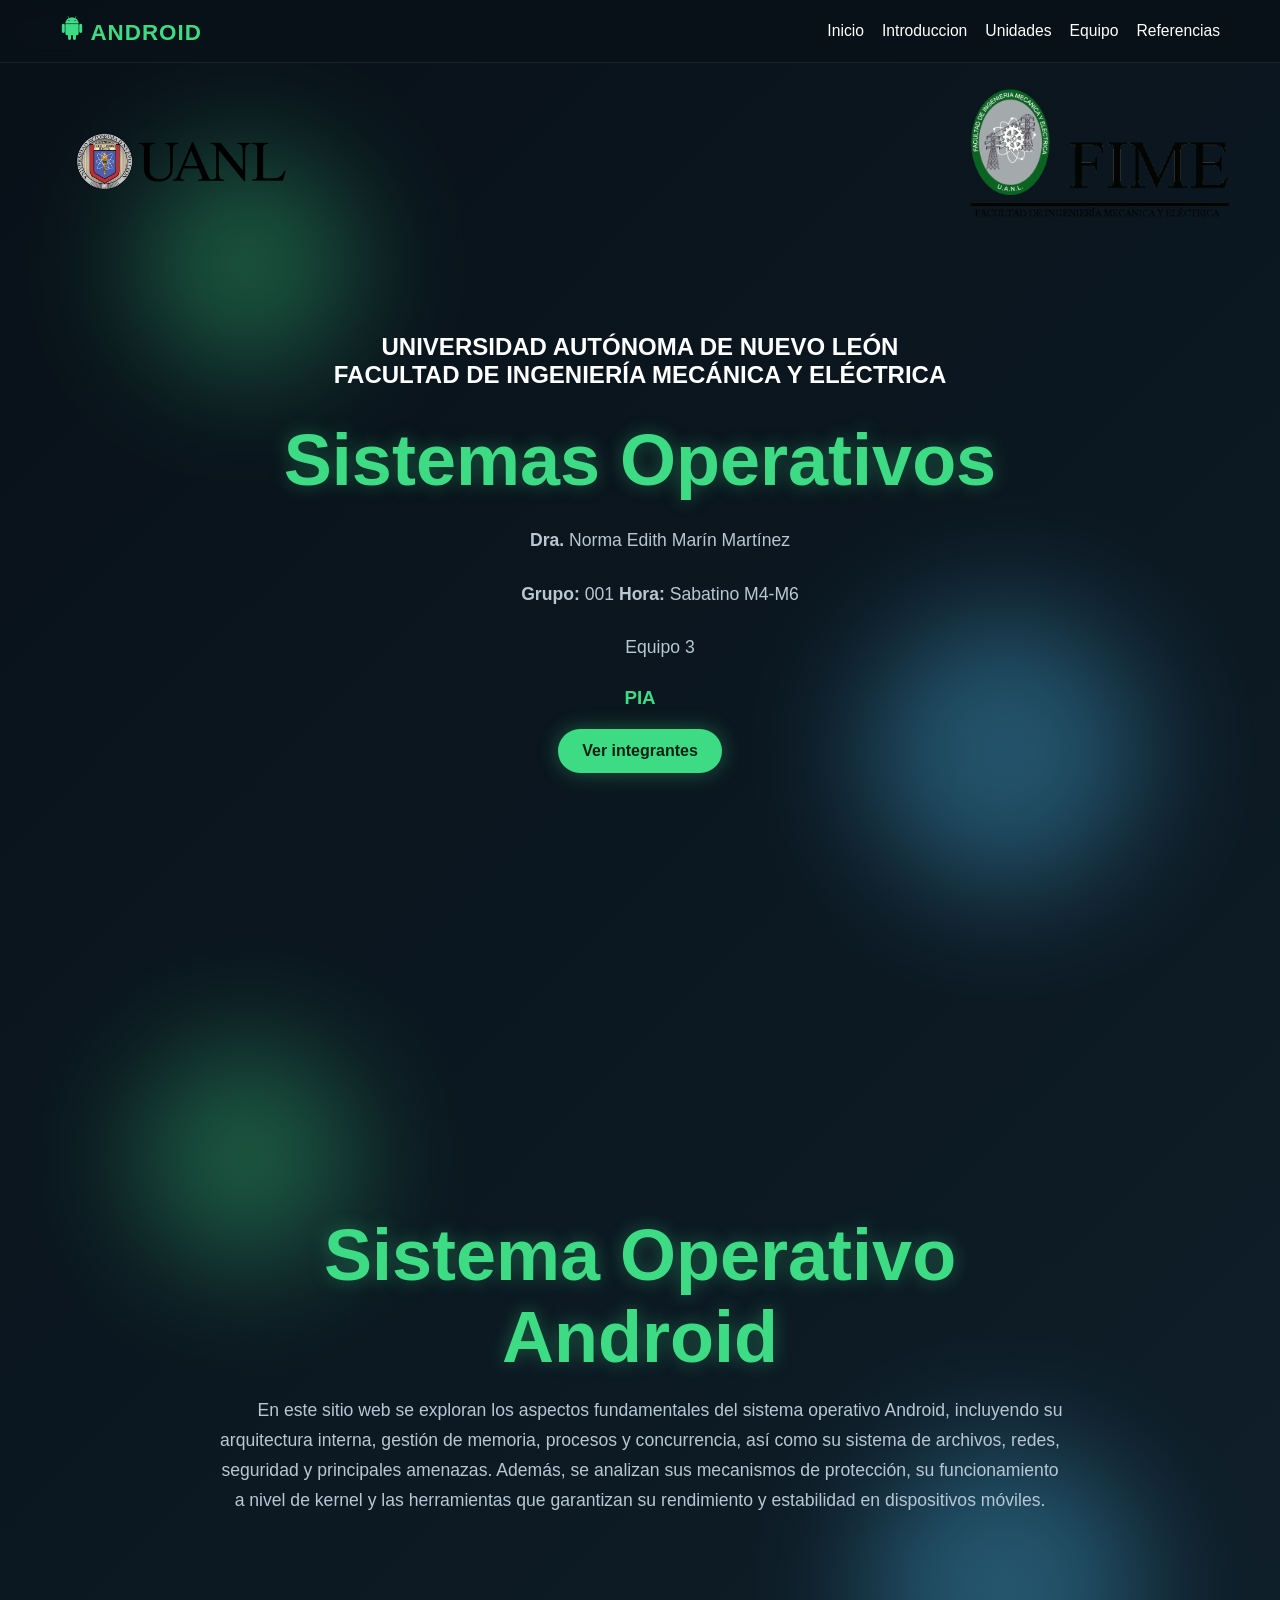
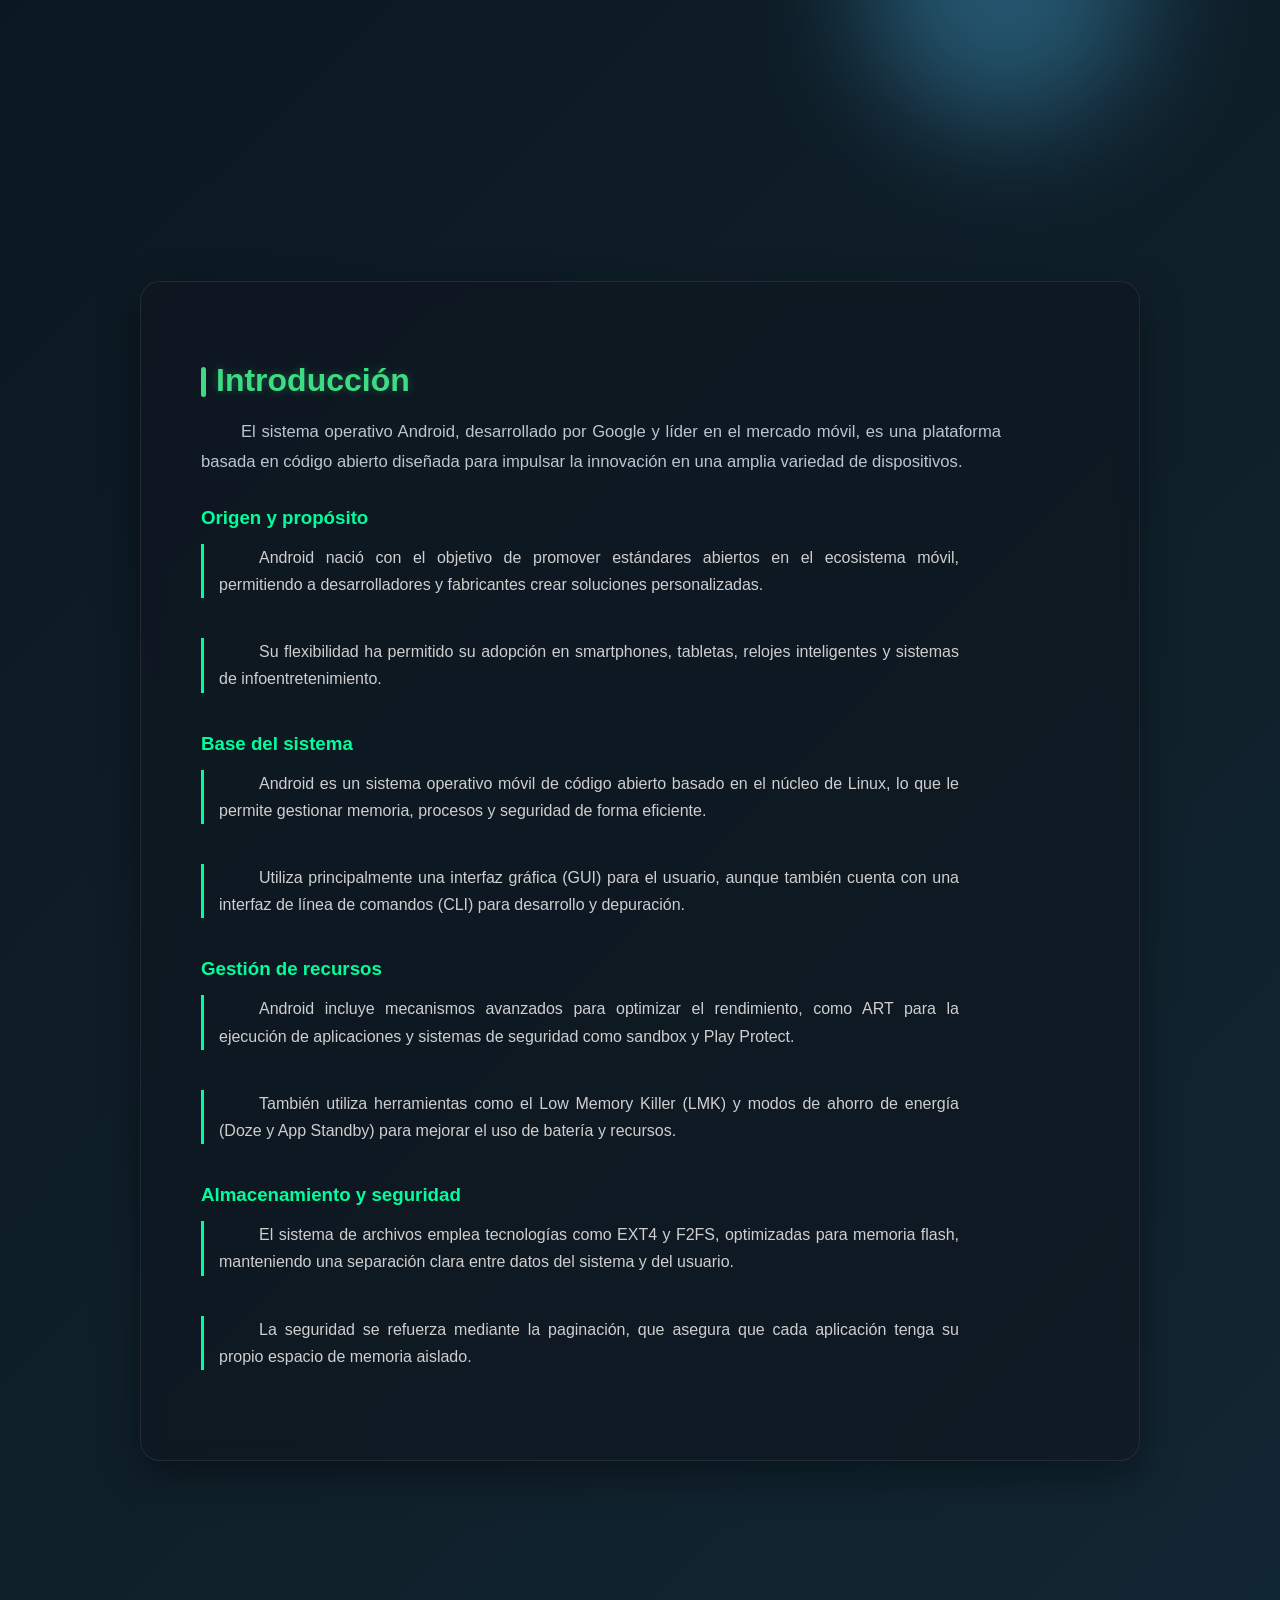
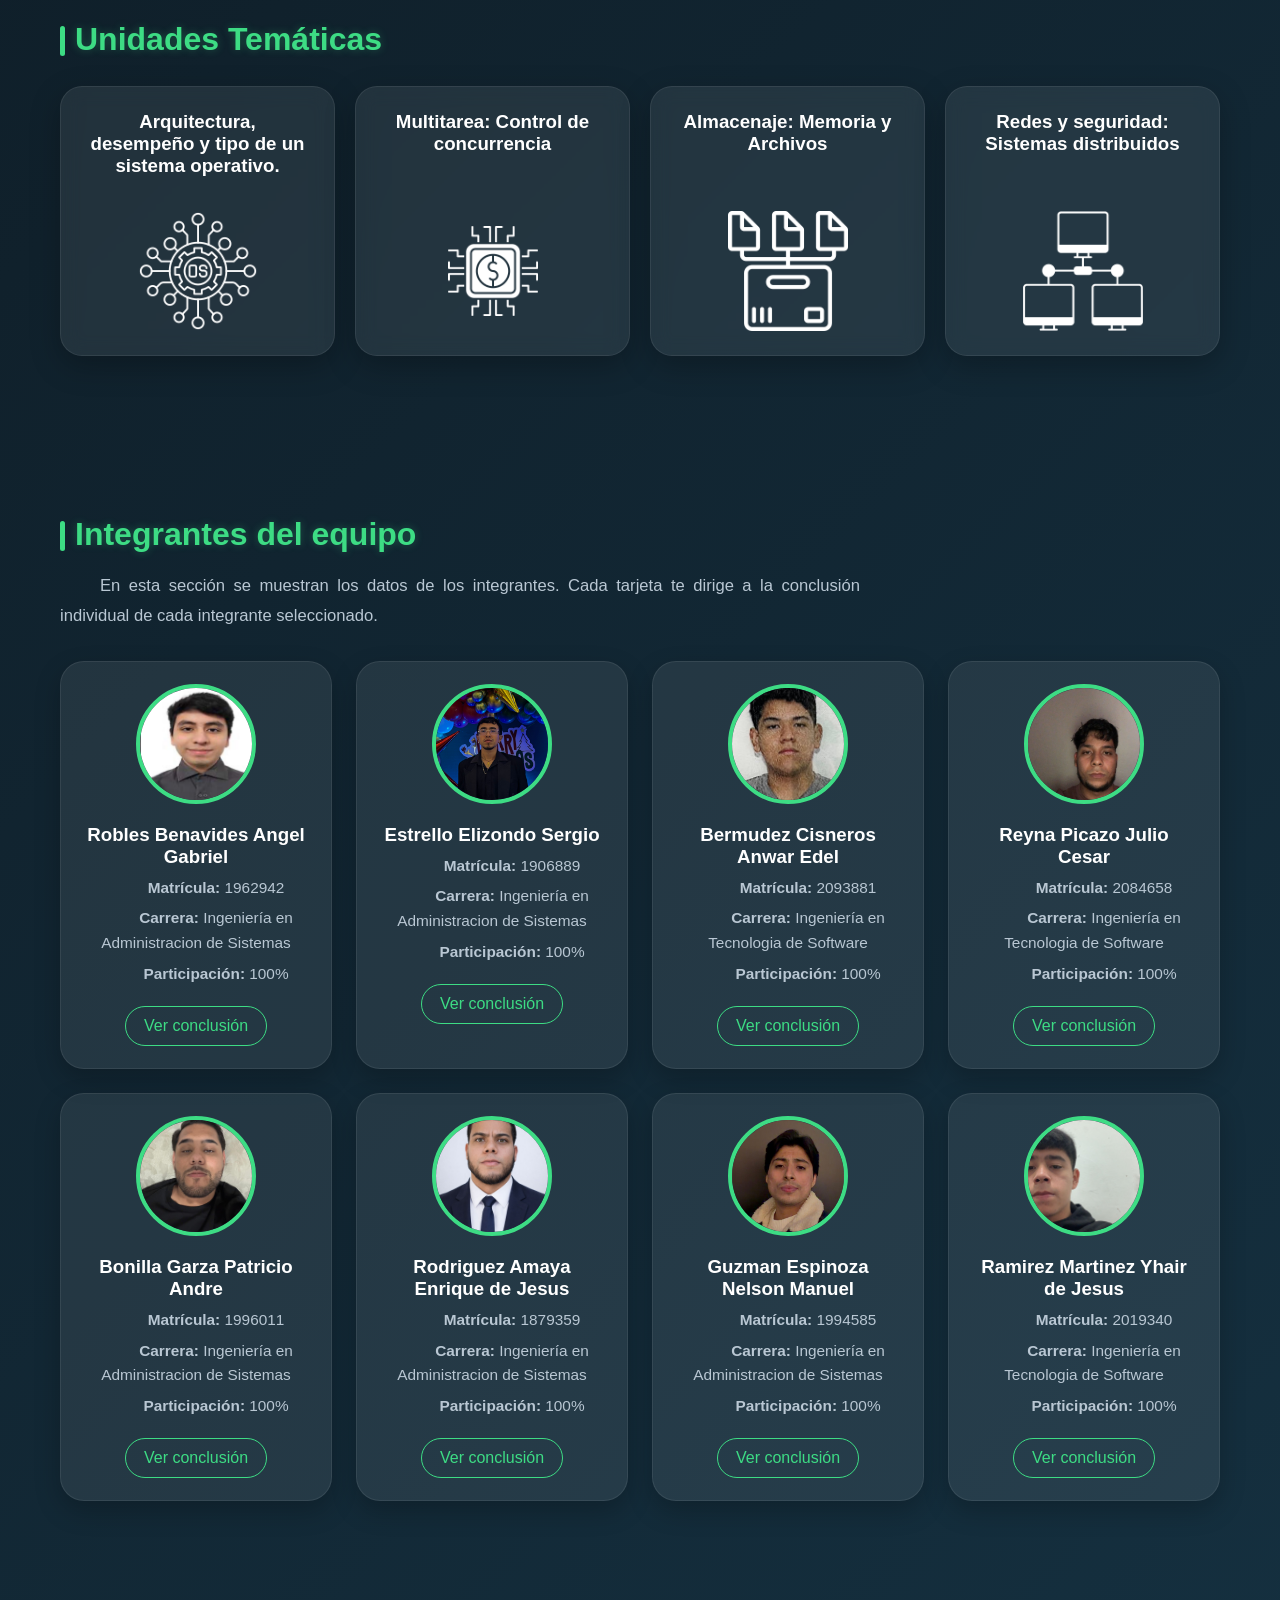
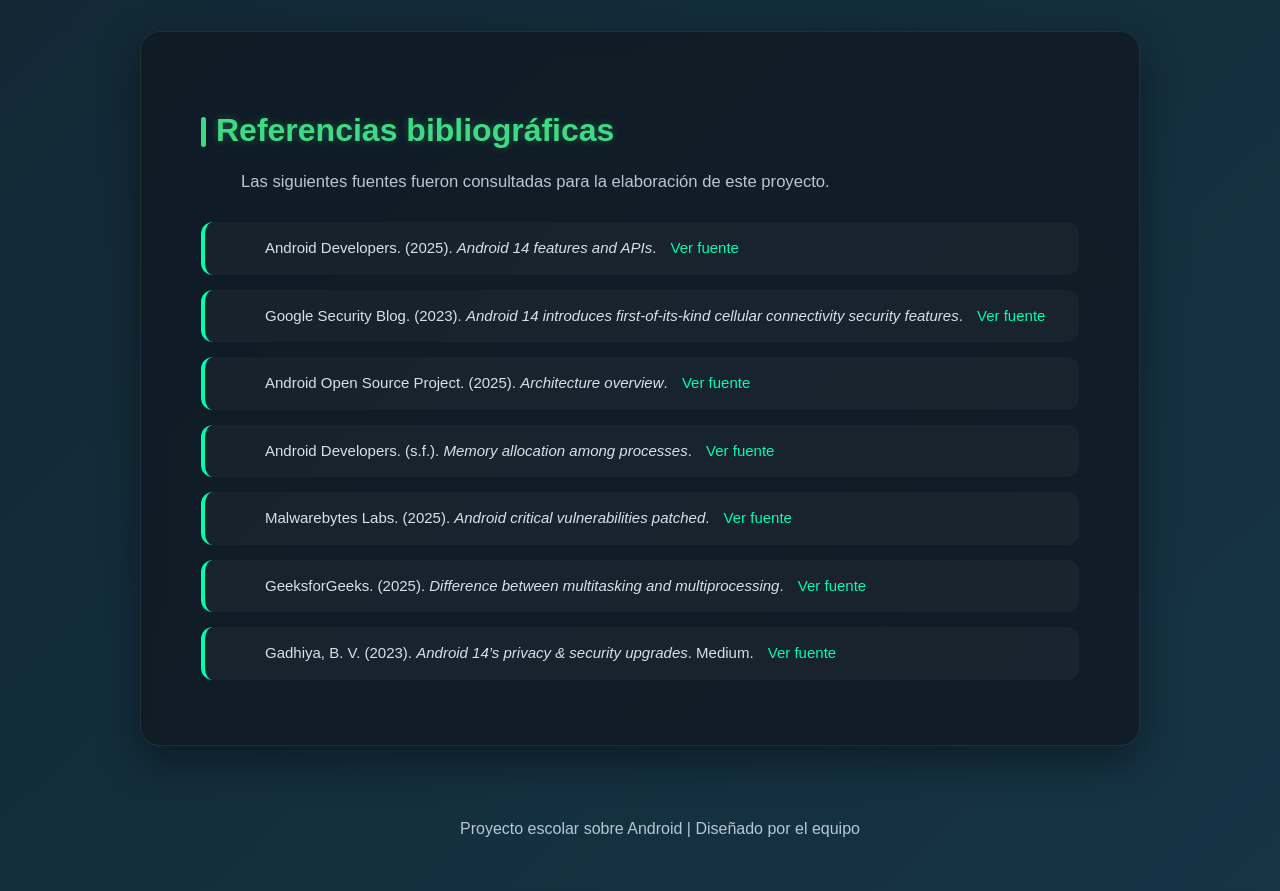
<file: index.html>
<!DOCTYPE html>
<html lang="es">
<head>
  <meta charset="UTF-8" />
  <meta name="viewport" content="width=device-width, initial-scale=1.0" />
  <title>Android - Proyecto de Equipo</title>
  <link rel="stylesheet" href="CSS/styles.css" />
</head>
<body>
  <header>
    <nav>
      <div class="logo">
        <img src="IMG/simbolo-de-caracter-de-android(1).png" alt="">
        <span>ANDROID</span>
      </div>
      <div class="menu">
        <a href="#inicio">Inicio</a>
        <a href="#que-es">Introduccion</a>
        <a href="#caracteristicas">Unidades</a>
        <a href="#equipo">Equipo</a>
        <a href="#referencias">Referencias</a>
      </div>
    </nav>
  </header>

<section class="hero portada-fime" id="inicio">
  <div class="hero-content portada-contenido">
    <div class="portada-logos">
      <div class="logo-bloque">
        <img src="IMG/UANL-Logo.png" alt="Logo UANL">
      </div>

      <div class="logo-bloque" class="logo-fime">
        <img src="IMG/logo fime.gif" alt="Logo FIME">
      </div>
    </div>

    <div class="portada-texto">
      <h2>UNIVERSIDAD AUTÓNOMA DE NUEVO LEÓN</h2>
      <h2>FACULTAD DE INGENIERÍA MECÁNICA Y ELÉCTRICA</h2>
      <h1>Sistemas Operativos</h1>
      <p><strong>Dra.</strong> Norma Edith Marín Martínez</p>
      <p><strong>Grupo:</strong> 001 <strong>Hora:</strong> Sabatino M4-M6</p>
      <p>Equipo 3</p>
      <h3>PIA</h3>
       <a class="btn" href="#equipo">Ver integrantes</a>
    </div>
  </div>
  
</section>

  <section class="hero" id="inicio">
    <div class="hero-content">
      <h1>Sistema Operativo Android</h1>
      
        <p class="hero-text">
En este sitio web se exploran los aspectos fundamentales del sistema operativo Android,
incluyendo su arquitectura interna, gestión de memoria, procesos y concurrencia,
así como su sistema de archivos, redes, seguridad y principales amenazas.
Además, se analizan sus mecanismos de protección, su funcionamiento a nivel de kernel
y las herramientas que garantizan su rendimiento y estabilidad en dispositivos móviles.
</p>
      
     
    </div>
  </section>

  <section id="que-es">
  <div class="carac-wrapper">

    <h2 class="section-title">Introducción</h2>

    <p class="section-text">
      El sistema operativo Android, desarrollado por Google y líder en el mercado móvil,
      es una plataforma basada en código abierto diseñada para impulsar la innovación
      en una amplia variedad de dispositivos.
    </p>

    <!-- ===================== -->
    <h3 class="subtitulo">Origen y propósito</h3>

    <div class="bloque">
      <p>
        Android nació con el objetivo de promover estándares abiertos en el ecosistema móvil,
        permitiendo a desarrolladores y fabricantes crear soluciones personalizadas.
      </p>
    </div>

    <div class="bloque">
      <p>
        Su flexibilidad ha permitido su adopción en smartphones, tabletas, relojes inteligentes
        y sistemas de infoentretenimiento.
      </p>
    </div>

    <!-- ===================== -->
    <h3 class="subtitulo">Base del sistema</h3>

    <div class="bloque">
      <p>
        Android es un sistema operativo móvil de código abierto basado en el núcleo de Linux,
        lo que le permite gestionar memoria, procesos y seguridad de forma eficiente.
      </p>
    </div>

    <div class="bloque">
      <p>
        Utiliza principalmente una interfaz gráfica (GUI) para el usuario, aunque también cuenta
        con una interfaz de línea de comandos (CLI) para desarrollo y depuración.
      </p>
    </div>

    <!-- ===================== -->
    <h3 class="subtitulo">Gestión de recursos</h3>

    <div class="bloque">
      <p>
        Android incluye mecanismos avanzados para optimizar el rendimiento, como ART
        para la ejecución de aplicaciones y sistemas de seguridad como sandbox y Play Protect.
      </p>
    </div>

    <div class="bloque">
      <p>
        También utiliza herramientas como el Low Memory Killer (LMK) y modos de ahorro de energía
        (Doze y App Standby) para mejorar el uso de batería y recursos.
      </p>
    </div>

    <!-- ===================== -->
    <h3 class="subtitulo">Almacenamiento y seguridad</h3>

    <div class="bloque">
      <p>
        El sistema de archivos emplea tecnologías como EXT4 y F2FS, optimizadas para memoria flash,
        manteniendo una separación clara entre datos del sistema y del usuario.
      </p>
    </div>

    <div class="bloque">
      <p>
        La seguridad se refuerza mediante la paginación, que asegura que cada aplicación
        tenga su propio espacio de memoria aislado.
      </p>
    </div>

  </div>
</section>

  

  <section id="caracteristicas">
    <h2 class="section-title">Unidades Temáticas</h2>
    <div class="cards">
    <a href="arquitectura.html" class="card-link">
      <div class="card">
        <h3>Arquitectura, desempeño y tipo de un sistema operativo.</h3>
        <img src="IMG/sistema-operativo(2).png" alt="Arquitectura">
      </div>
    </a>
    <a href="concurrencia.html" class="card-link">
      <div class="card">
        <h3>Multitarea: Control de concurrencia</h3>
        <img src="IMG/concurrencia.png" alt="Concurrencia">
      </div>
    </a>
    <a href="almacenaje.html" class="card-link">
      <div class="card">
        <h3>Almacenaje: Memoria y Archivos</h3>
        <img src="IMG/caja-de-almacenaje.png" alt="Memoria y Archivos">
      </div>
      </a>
      <a href="red.html" class="card-link">
      <div class="card">
        <h3>Redes y seguridad: Sistemas distribuidos</h3>
       <img src="IMG/lan.png" alt="Redes y Seguridad">
      </div>
      </a>
    </div>
  </section>



  <section id="equipo">
    <h2 class="section-title">Integrantes del equipo</h2>
    <p class="section-text">
      En esta sección se muestran los datos de los integrantes. Cada tarjeta te dirige a la conclusión individual de cada integrante seleccionado.
    </p>

    <div class="team-grid">
      <div class="member">
        <img src="IMG/Angel.jpeg" alt="Foto integrante 1">
        <h3>Robles Benavides Angel Gabriel</h3>
        <p><strong>Matrícula:</strong> 1962942</p>
        <p><strong>Carrera:</strong> Ingeniería en Administracion de Sistemas</p>
        <p><strong>Participación:</strong> 100%</p>
        <a href="concluciones.html#angel">Ver conclusión</a>
      </div>

      <div class="member">
        <img src="IMG/Estrello.jpeg" src="Foto integrante 2">
        <h3>Estrello Elizondo Sergio</h3>
        <p><strong>Matrícula:</strong> 1906889</p>
        <p><strong>Carrera:</strong> Ingeniería en Administracion de Sistemas</p>
        <p><strong>Participación:</strong> 100%</p>
        <a href="concluciones.html#sergio">Ver conclusión</a>
      </div>

      <div class="member">
        <img src="IMG/Anwar.jpeg" alt="Foto integrante 3">
        <h3>Bermudez Cisneros Anwar Edel</h3>
        <p><strong>Matrícula:</strong> 2093881</p>
        <p><strong>Carrera:</strong> Ingeniería en Tecnologia de Software</p>
        <p><strong>Participación:</strong> 100%</p>
        <a href="concluciones.html#anwar">Ver conclusión</a>
      </div>

      <div class="member">
        <img src="IMG/Picazo.jpeg" alt="Foto integrante 4">
        <h3>Reyna Picazo Julio Cesar</h3>
        <p><strong>Matrícula:</strong> 2084658</p>
        <p><strong>Carrera:</strong> Ingeniería en Tecnologia de Software</p>
        <p><strong>Participación:</strong> 100%</p>
        <a href="concluciones.html#julio">Ver conclusión</a>
      </div>

      <div class="member">
        <img src="IMG/Andre.jpeg" alt="Foto integrante 4">
        <h3>Bonilla Garza Patricio Andre</h3>
        <p><strong>Matrícula:</strong> 1996011</p>
        <p><strong>Carrera:</strong> Ingeniería en Administracion de Sistemas</p>
        <p><strong>Participación:</strong> 100%</p>
        <a href="concluciones.html#patricio">Ver conclusión</a>
      </div>

        <div class="member">
        <img src="IMG/Enrique.jpeg" alt="Foto integrante 4">
        <h3>Rodriguez Amaya Enrique de Jesus</h3>
        <p><strong>Matrícula:</strong> 1879359</p>
        <p><strong>Carrera:</strong> Ingeniería en Administracion de Sistemas</p>
        <p><strong>Participación:</strong> 100%</p>
        <a href="concluciones.html#enrique">Ver conclusión</a>
      </div>

       <div class="member">
        <img src="IMG/Guzman.jpeg" alt="Foto integrante 4">
        <h3>Guzman Espinoza Nelson Manuel</h3>
        <p><strong>Matrícula:</strong> 1994585</p>
        <p><strong>Carrera:</strong> Ingeniería en Administracion de Sistemas</p>
        <p><strong>Participación:</strong> 100%</p>
        <a href="concluciones.html#nelson">Ver conclusión</a>
      </div>

      <div class="member">
        <img src="IMG/Yahir.jpeg" alt="Foto integrante 4">
        <h3>Ramirez Martinez Yhair de Jesus</h3>
        <p><strong>Matrícula:</strong> 2019340</p>
        <p><strong>Carrera:</strong> Ingeniería en Tecnologia de Software</p>
        <p><strong>Participación:</strong> 100%</p>
        <a href="concluciones.html#yhair">Ver conclusión</a>
      </div>
    </div>
  </section>




<section id="referencias">
  <div class="carac-wrapper">

    <h2 class="section-title">Referencias bibliográficas</h2>
    <p class="section-text">
  Las siguientes fuentes fueron consultadas para la elaboración de este proyecto.
</p>

    <div class="referencias-list">

      <div class="ref-item">
        <p>
          Android Developers. (2025). <i>Android 14 features and APIs</i>. 
          <a href="https://developer.android.com/about/versions/14" target="_blank">Ver fuente</a>
        </p>
      </div>

      <div class="ref-item">
        <p>
          Google Security Blog. (2023). <i>Android 14 introduces first-of-its-kind cellular connectivity security features</i>. 
          <a href="https://security.googleblog.com" target="_blank">Ver fuente</a>
        </p>
      </div>

      <div class="ref-item">
        <p>
          Android Open Source Project. (2025). <i>Architecture overview</i>. 
          <a href="https://source.android.com/docs/core/architecture" target="_blank">Ver fuente</a>
        </p>
      </div>

      <div class="ref-item">
        <p>
          Android Developers. (s.f.). <i>Memory allocation among processes</i>. 
          <a href="https://developer.android.com/topic/performance/memory-management" target="_blank">Ver fuente</a>
        </p>
      </div>

      <div class="ref-item">
        <p>
          Malwarebytes Labs. (2025). <i>Android critical vulnerabilities patched</i>. 
          <a href="https://www.malwarebytes.com/blog" target="_blank">Ver fuente</a>
        </p>
      </div>

      <div class="ref-item">
        <p>
          GeeksforGeeks. (2025). <i>Difference between multitasking and multiprocessing</i>. 
          <a href="https://www.geeksforgeeks.org/operating-systems/difference-between-multitasking-and-multiprocessing/" target="_blank">Ver fuente</a>
        </p>
      </div>

      <div class="ref-item">
        <p>
          Gadhiya, B. V. (2023). <i>Android 14’s privacy & security upgrades</i>. Medium. 
          <a href="https://medium.com/@bhoomigadhiya/developers-take-note-android-14s-privacy-security-upgrades-37d379c3d005" target="_blank">Ver fuente</a>
        </p>
      </div>

    </div>

  </div>
</section>

  <footer>
    <p>Proyecto escolar sobre Android | Diseñado por el equipo</p>
  </footer>
</body>
</html>
</file>
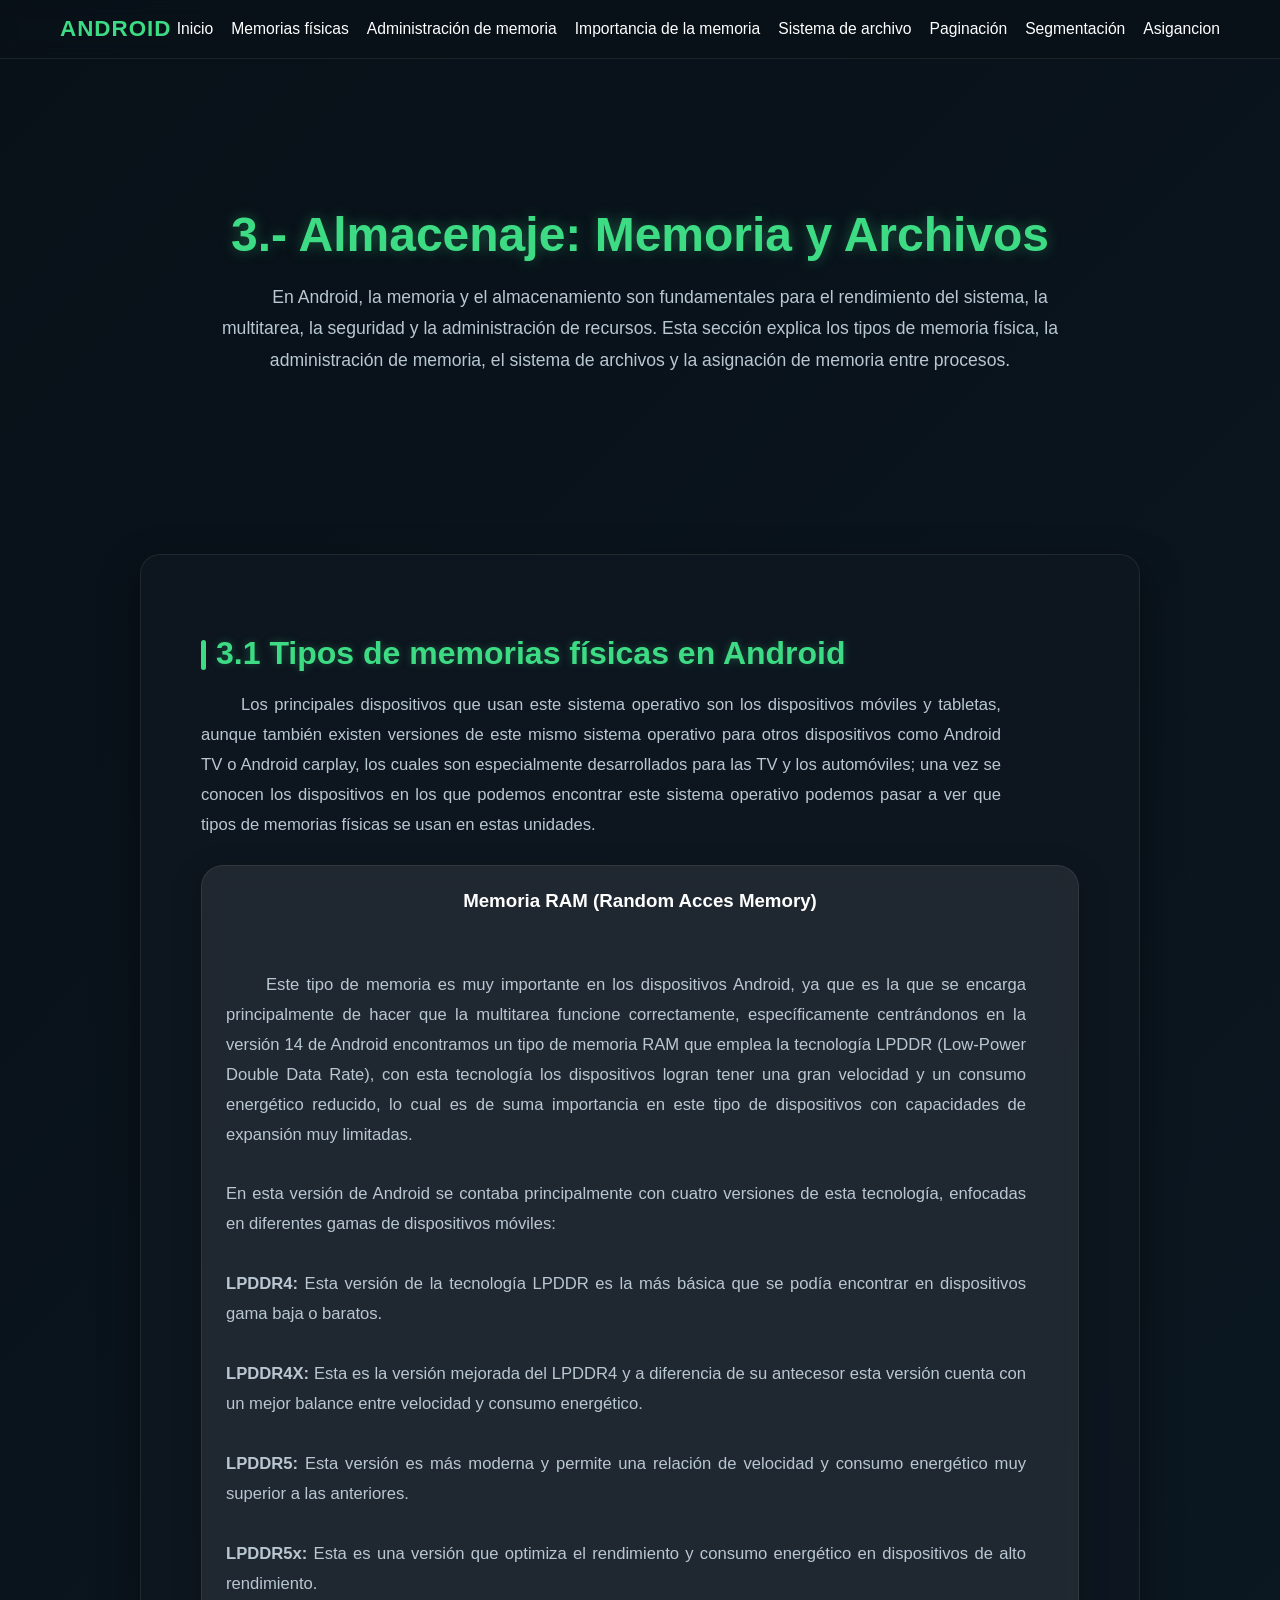
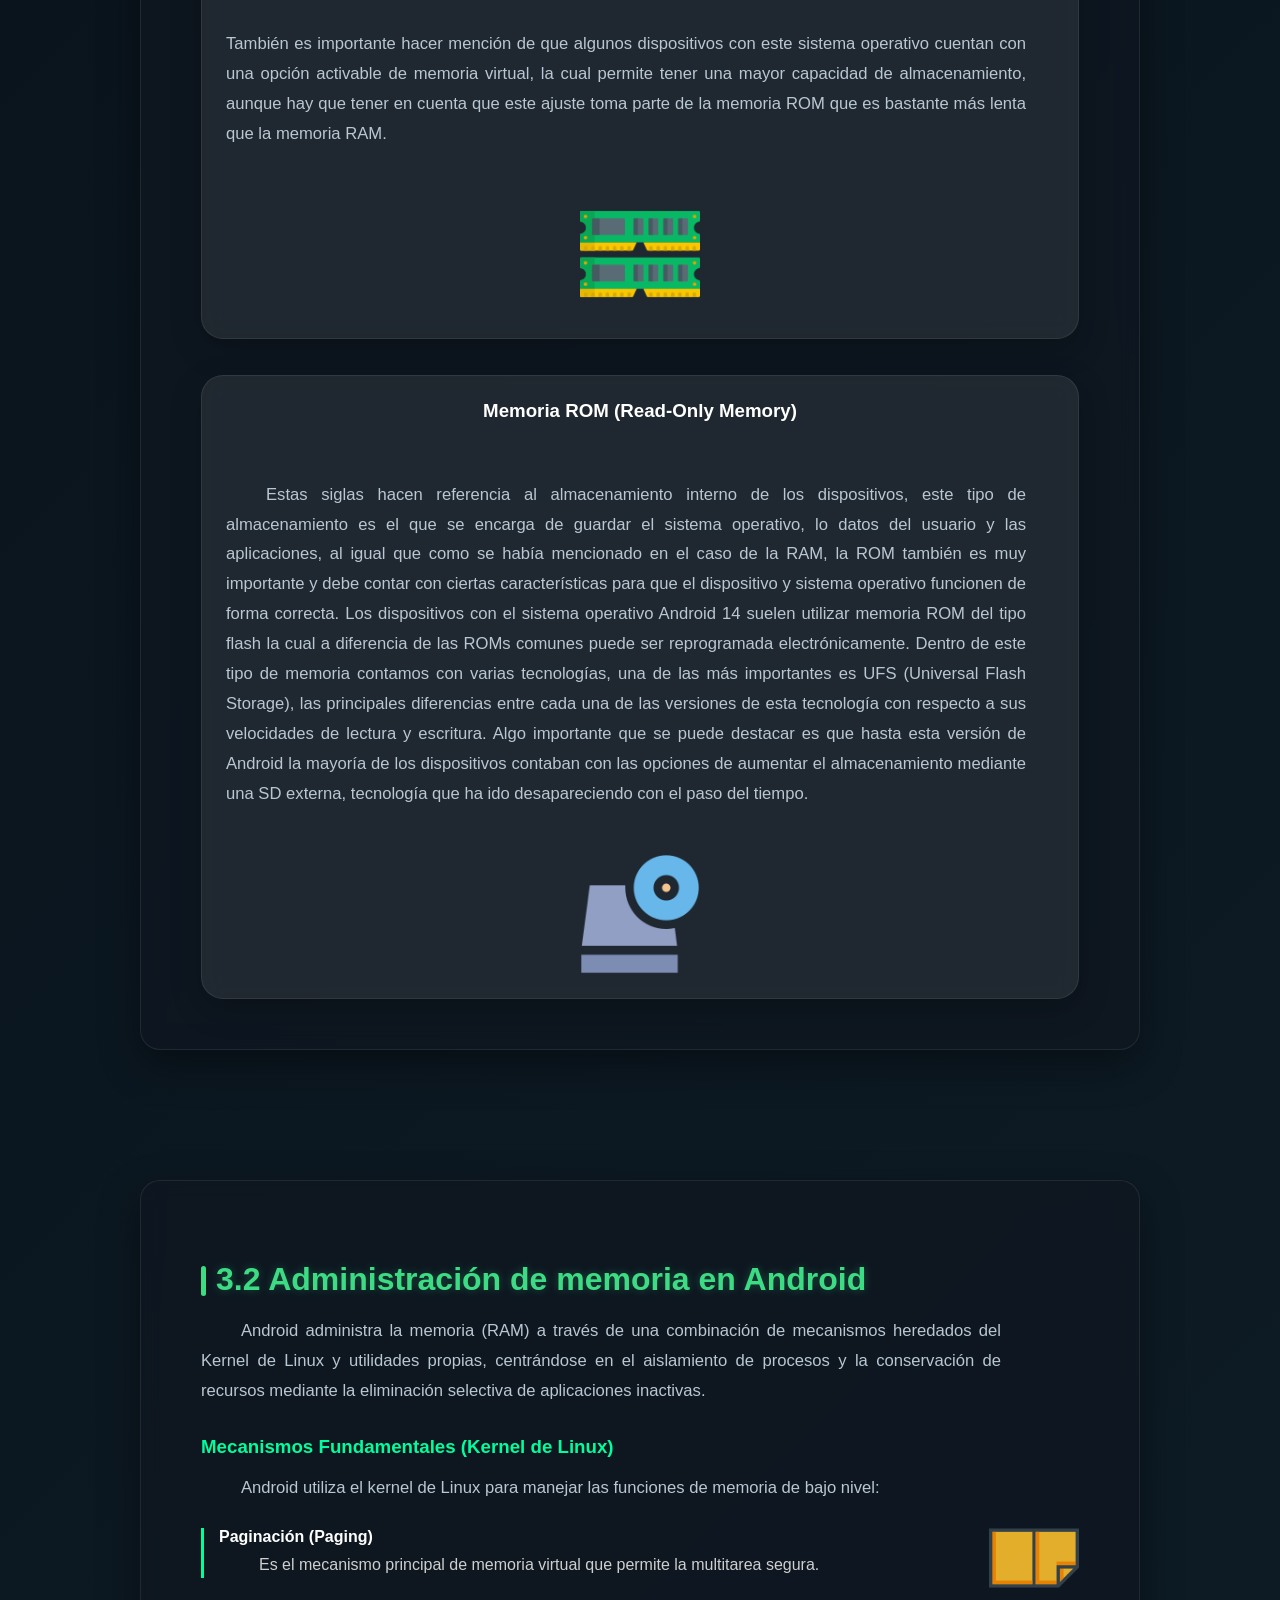
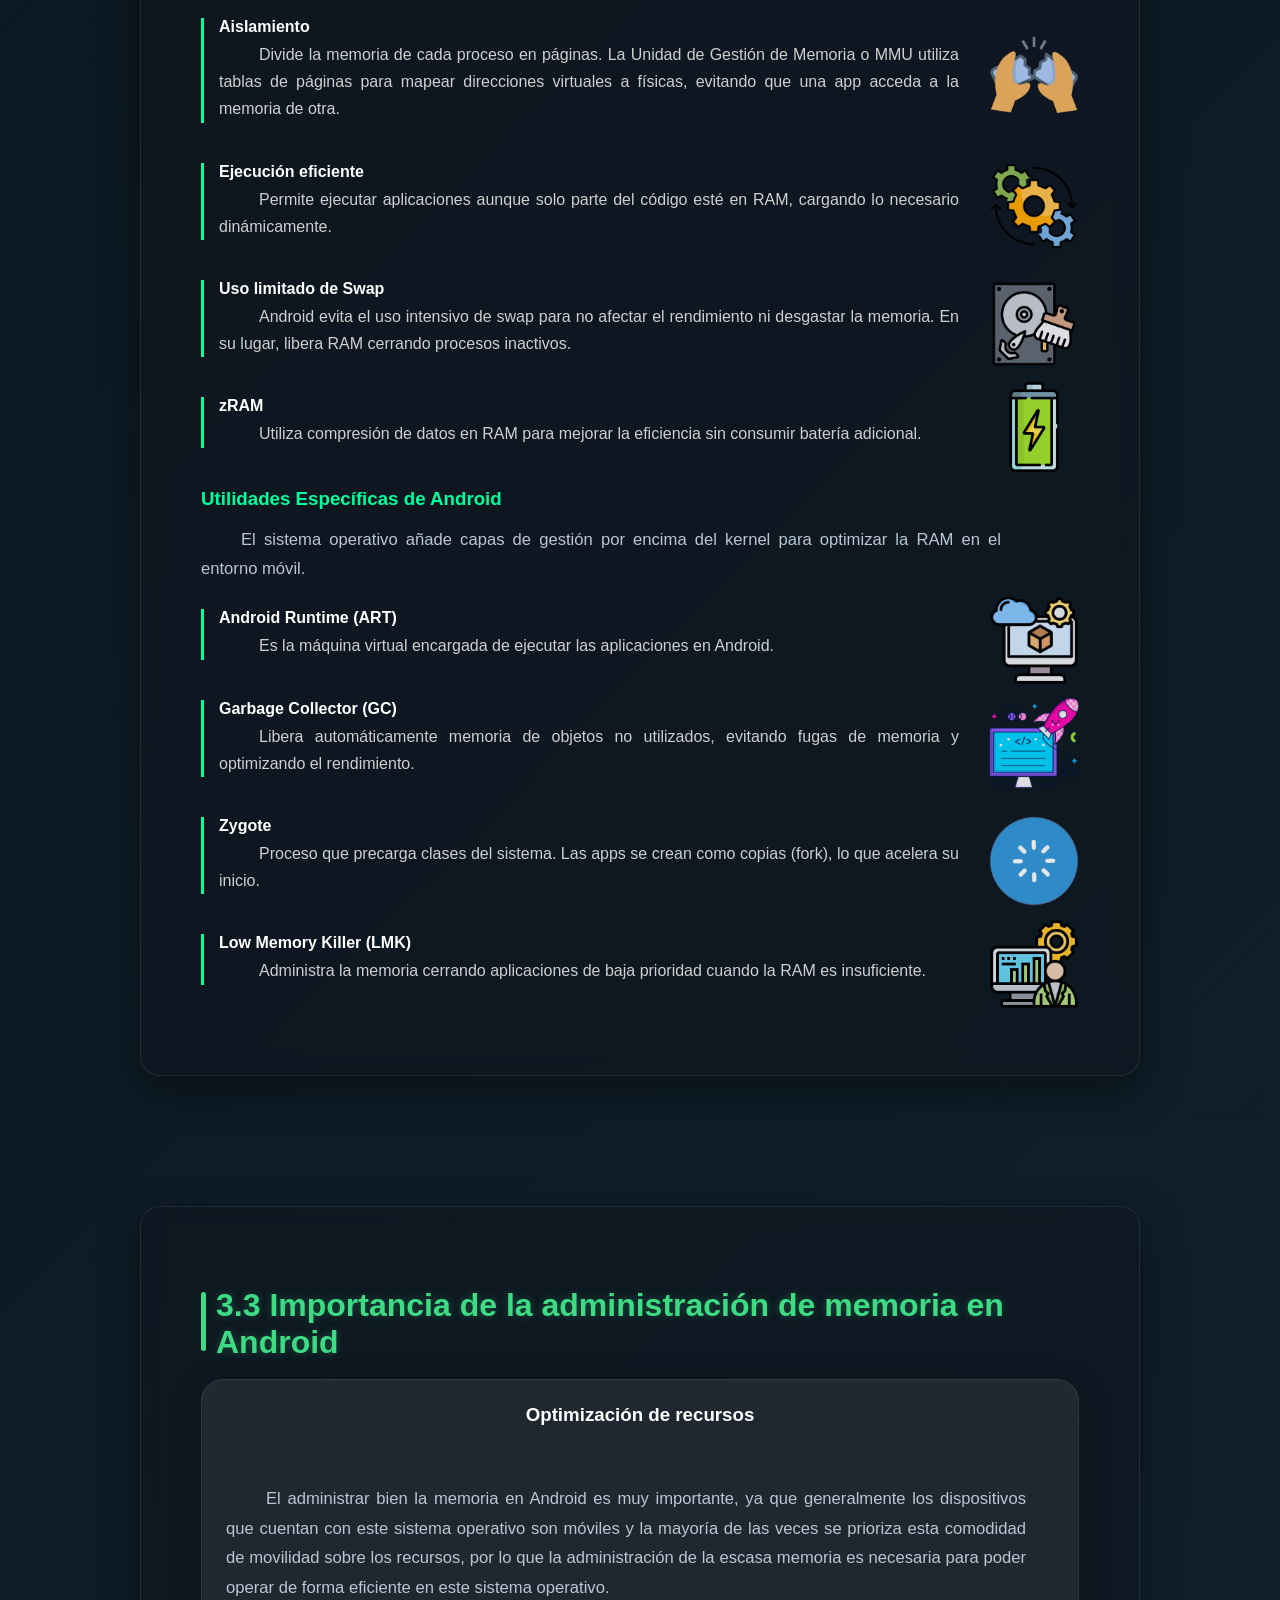
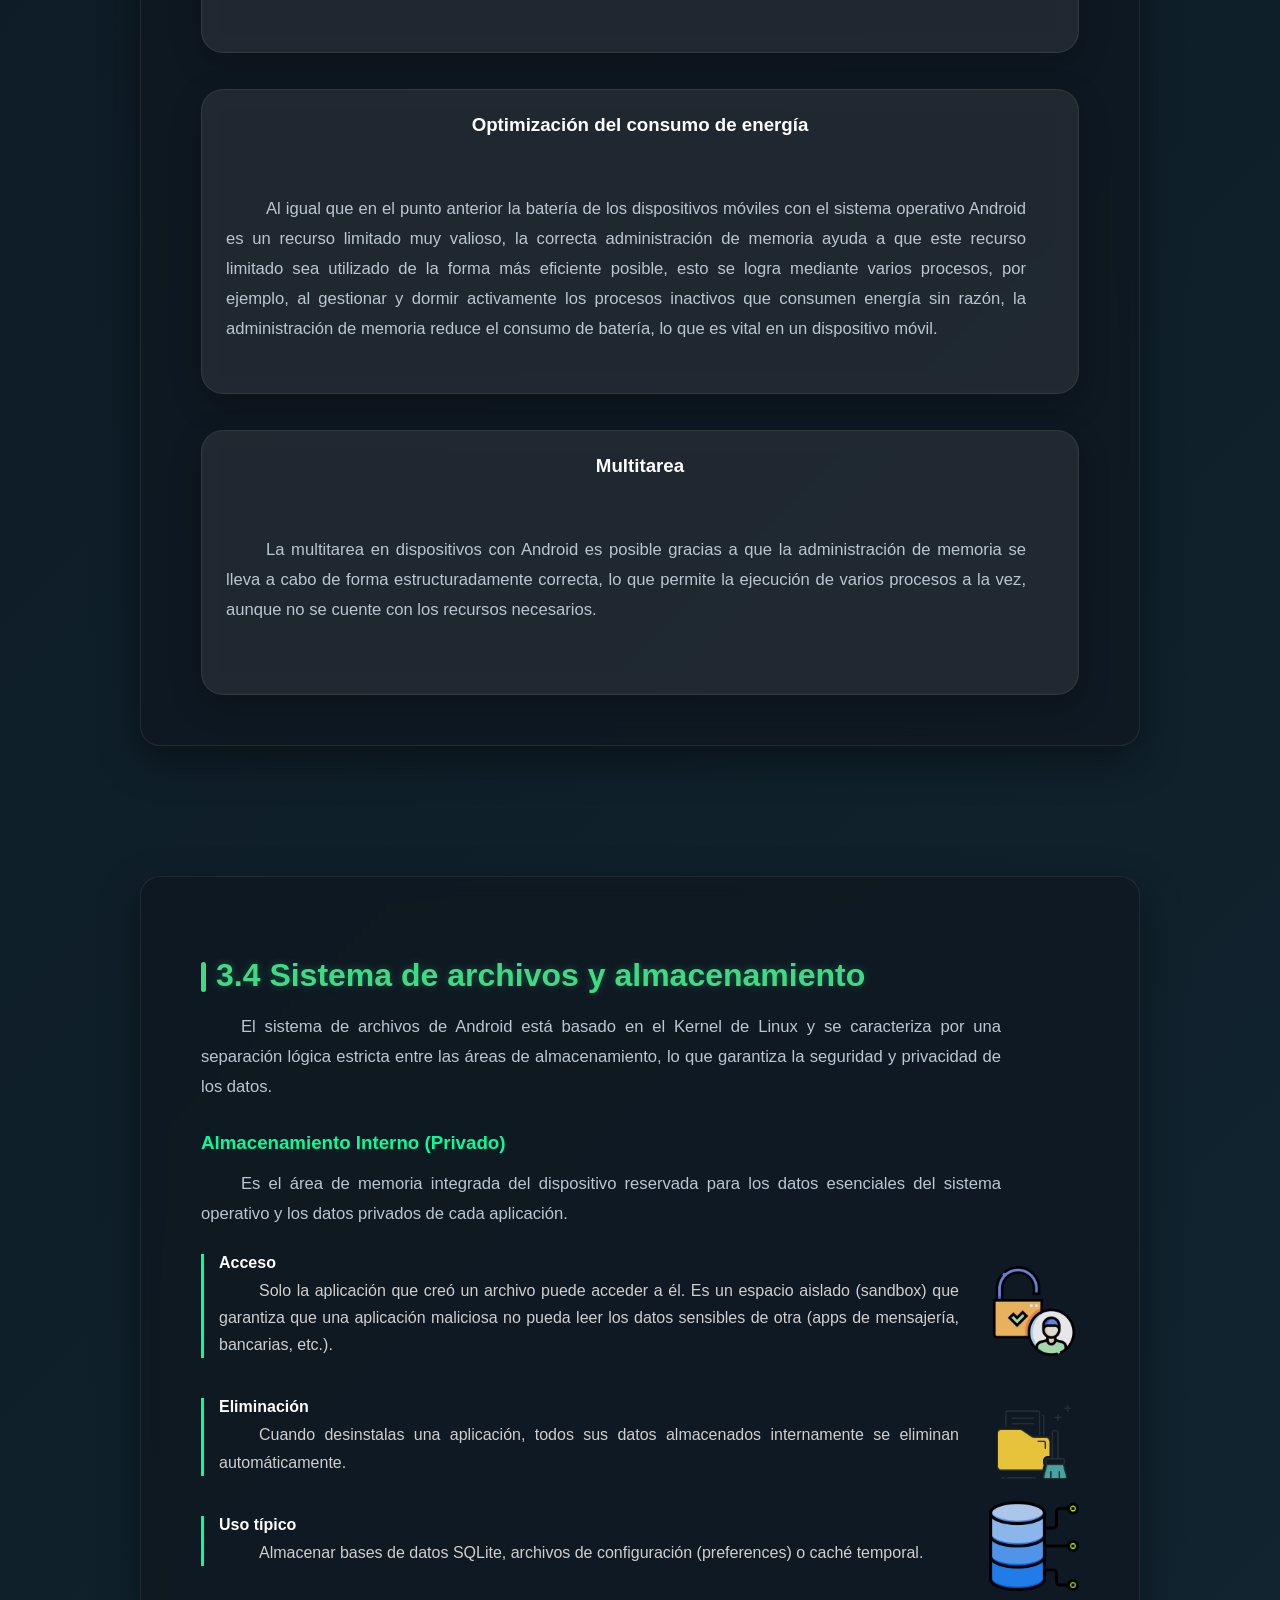
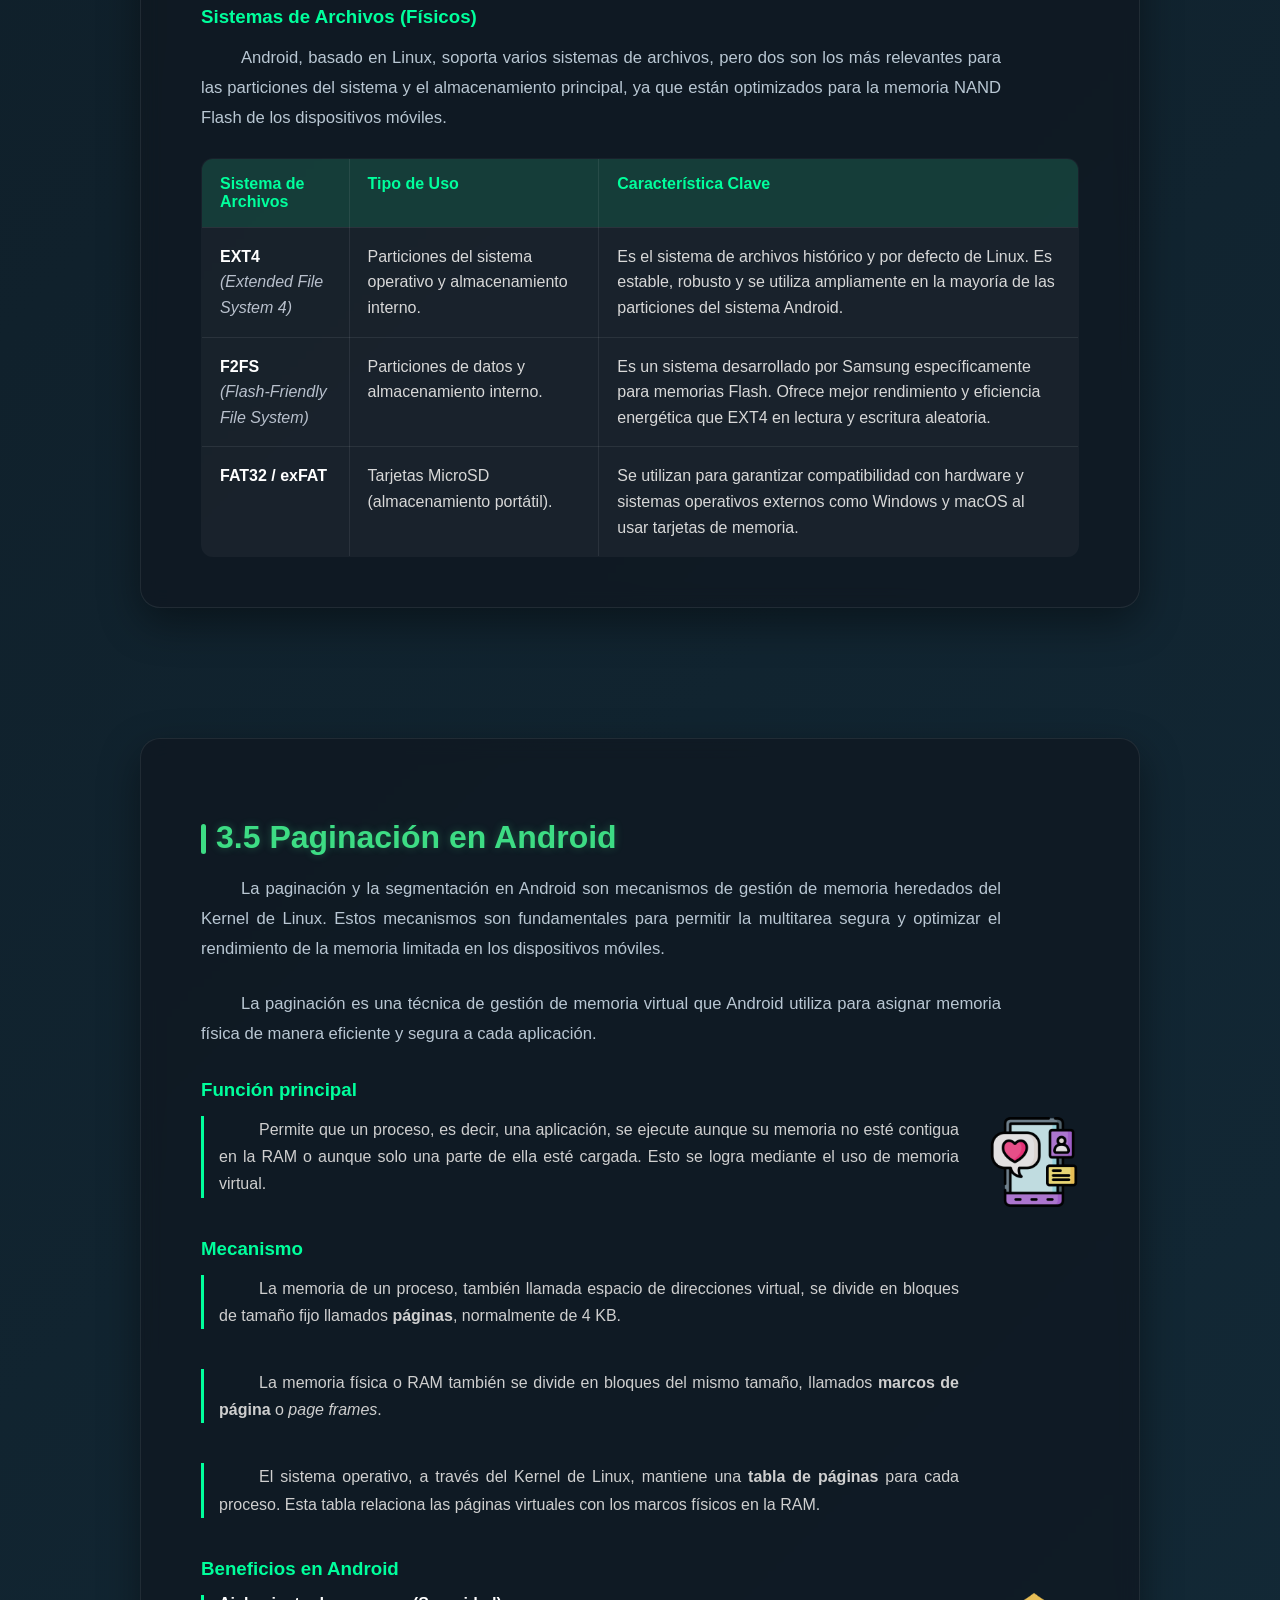
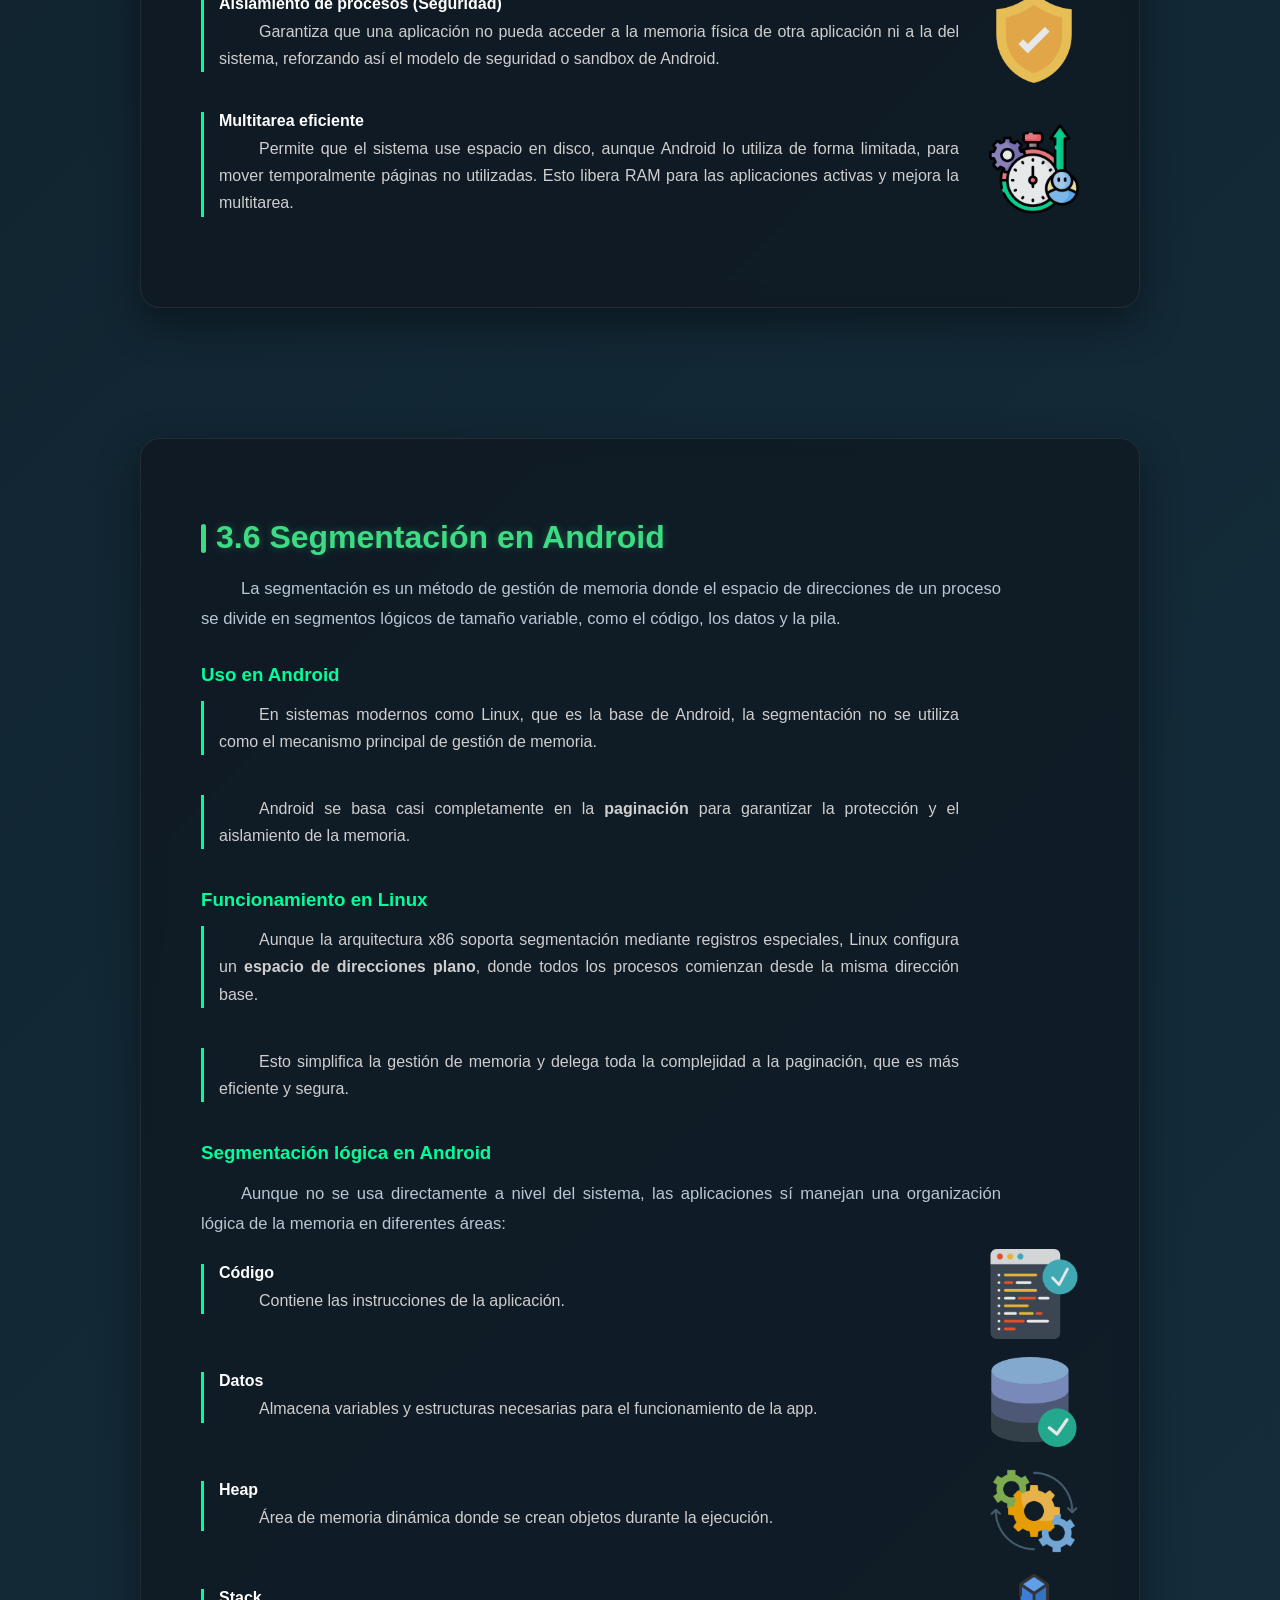
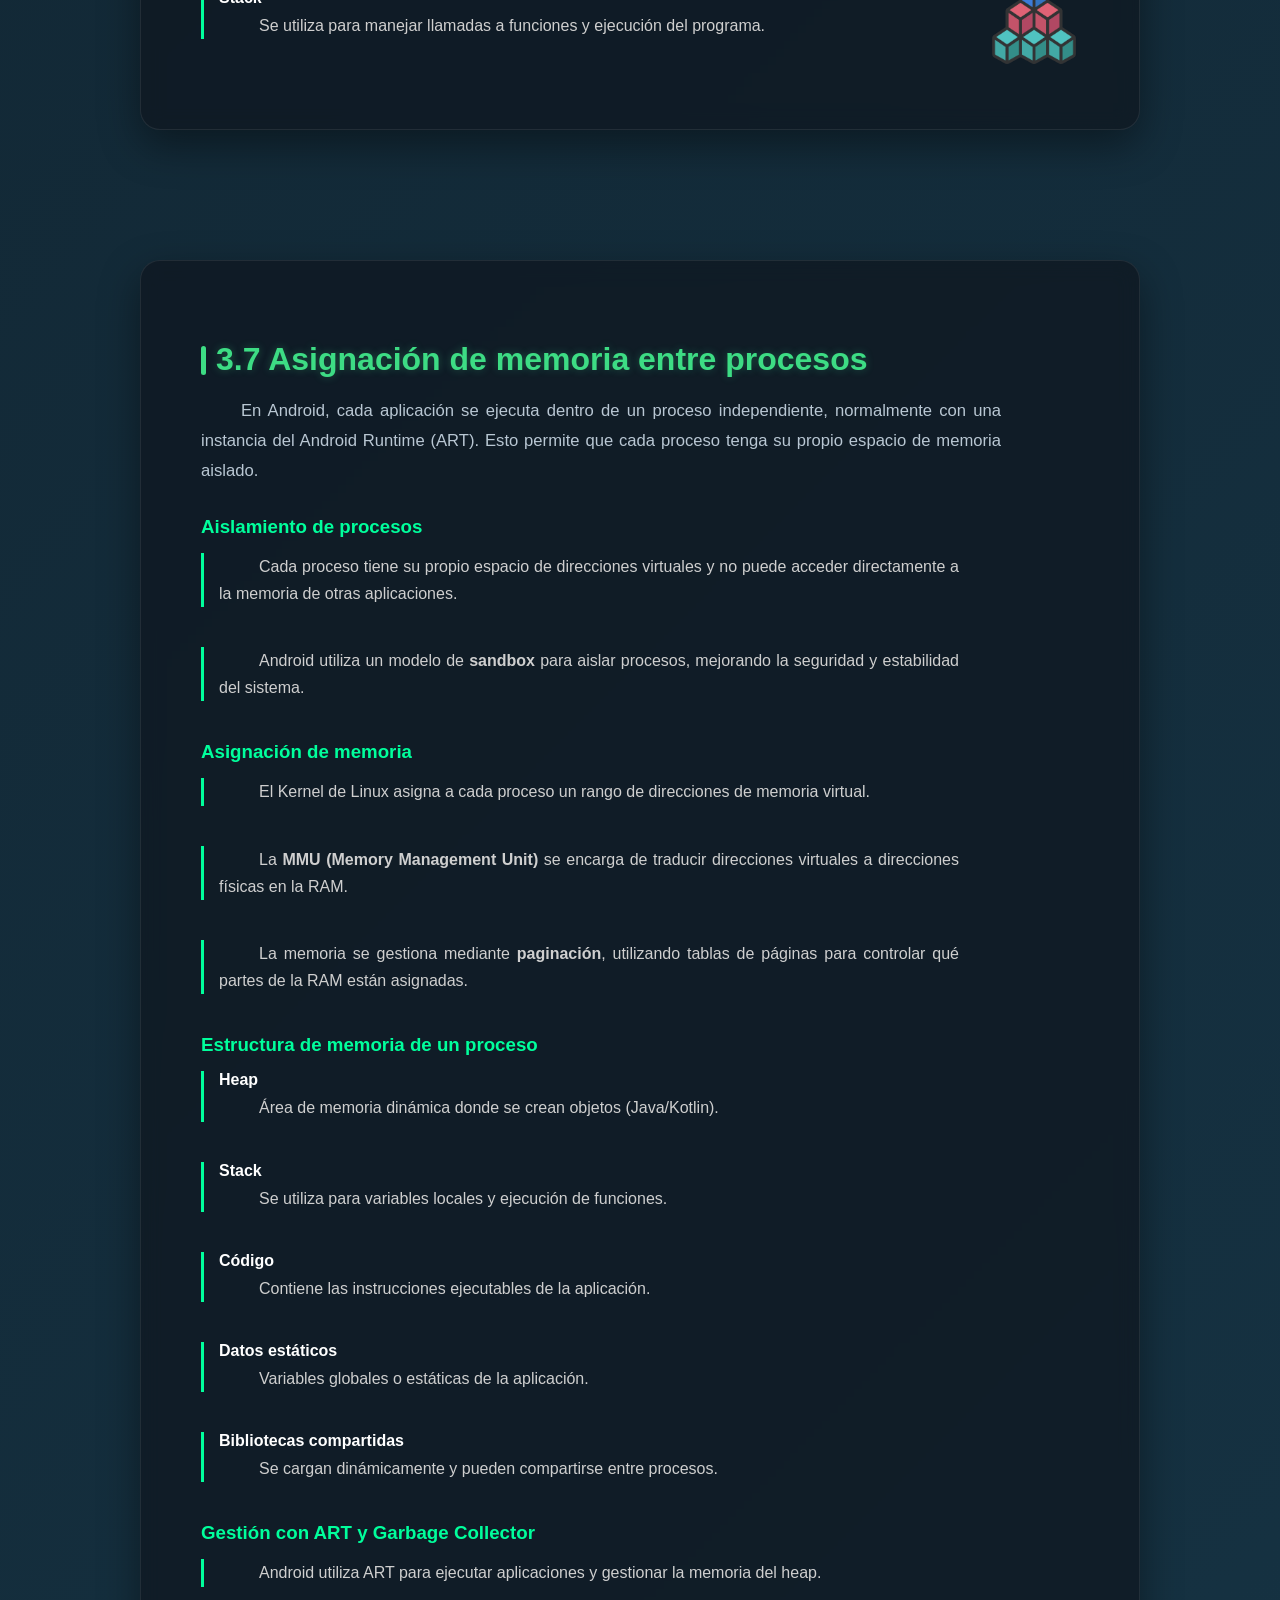
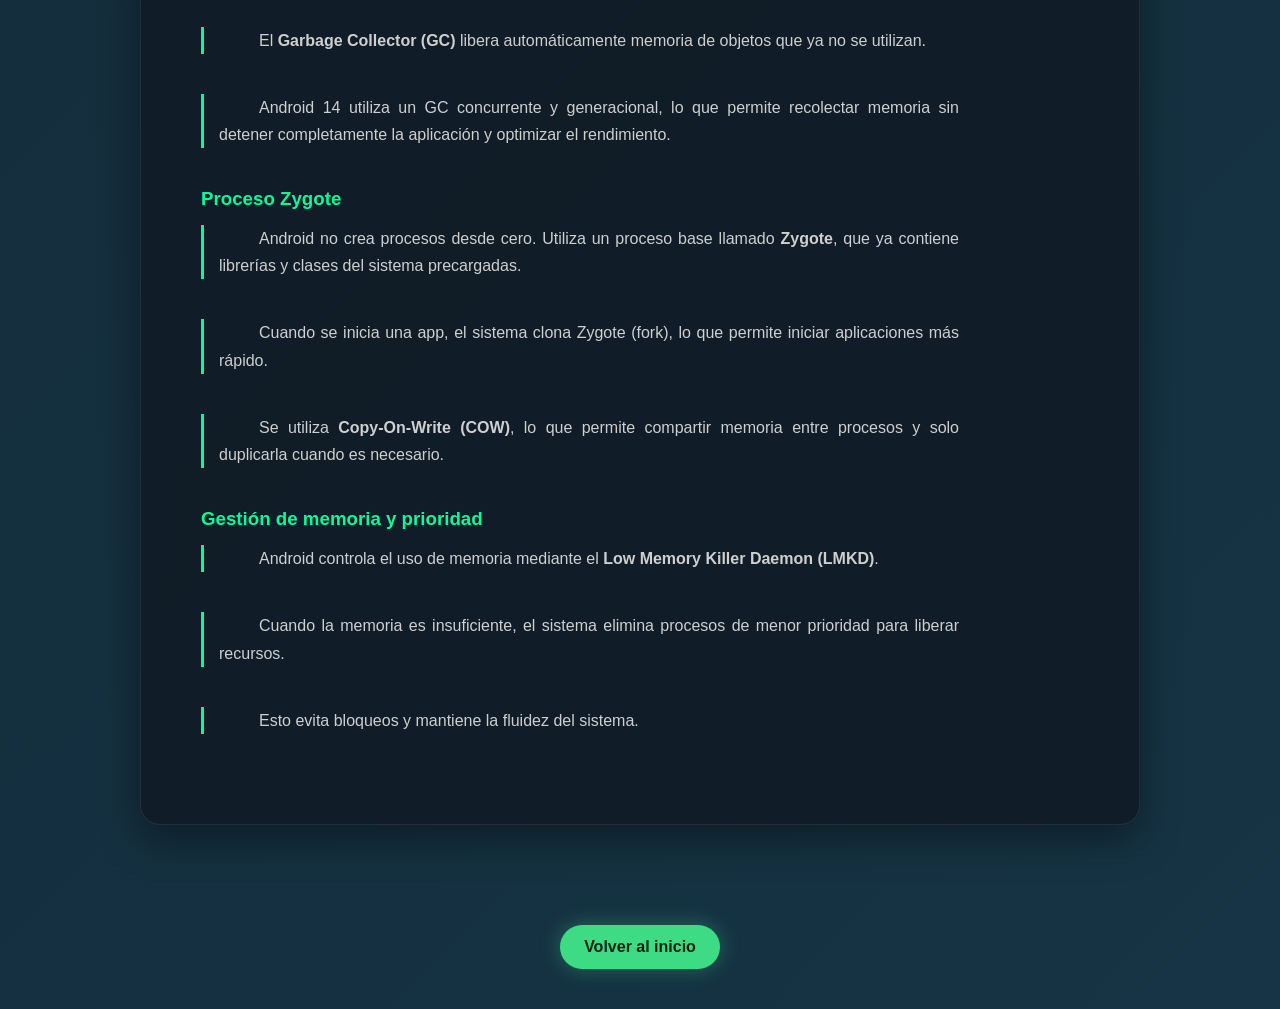
<file: almacenaje.html>
<!DOCTYPE html>
<html lang="es">
<head>
  <meta charset="UTF-8">
  <meta name="viewport" content="width=device-width, initial-scale=1.0">
  <title>Almacenaje: Memoria y Archivos</title>
  <link rel="stylesheet" href="CSS/styles.css">
</head>
<body>

  <header>
    <nav>
      <div class="logo">ANDROID</div>
      <div class="menu">
        <a href="index.html">Inicio</a>
        <a href="#memorias">Memorias físicas</a>
        <a href="#admin-memoria">Administración de memoria</a>
        <a href="#importancia-memoria">Importancia de la memoria</a>
        <a href="#almacenamiento">Sistema de archivo</a>
        <a href="#paginacion">Paginación</a>
        <a href="#segmentacion">Segmentación</a>
        <a href="#asignacion-memoria">Asigancion</a>
      </div>
    </nav>
  </header>

  <section class="tema-pagina">
    <div class="tema-contenido">
      <h1>3.- Almacenaje: Memoria y Archivos</h1>
      <p>
        En Android, la memoria y el almacenamiento son fundamentales para el rendimiento del sistema,
        la multitarea, la seguridad y la administración de recursos. Esta sección explica los tipos
        de memoria física, la administración de memoria, el sistema de archivos y la asignación de
        memoria entre procesos.
      </p>
    </div>
  </section>

  <section id="memorias">
    <div class="carac-wrapper">
      <h2 class="section-title">3.1 Tipos de memorias físicas en Android</h2>
      <p class="section-text">
        Los principales dispositivos que usan este sistema operativo son los dispositivos móviles y tabletas, aunque también existen versiones de este mismo sistema operativo para otros dispositivos como Android TV o Android carplay, los cuales son especialmente desarrollados para las TV y los automóviles; una vez se conocen los dispositivos en los que podemos encontrar este sistema operativo podemos pasar a ver que tipos de memorias físicas se usan en estas unidades. 

      </p>

      
        <div class="card">
          <h3>Memoria RAM  (Random Acces Memory)</h3>
          <p class="section-text">
            Este tipo de memoria es muy importante en los dispositivos Android, ya que es la que se encarga principalmente de hacer 
            que la multitarea funcione correctamente, específicamente centrándonos en la versión 14 de Android encontramos un tipo 
            de memoria RAM que emplea la tecnología LPDDR (Low-Power Double Data Rate), con esta tecnología los dispositivos logran 
            tener una gran velocidad y un consumo energético reducido, lo cual es de suma importancia en este tipo de dispositivos 
            con capacidades de expansión muy limitadas. <br><br>
            En esta versión de Android se contaba principalmente con cuatro versiones de esta tecnología, enfocadas en diferentes gamas de dispositivos móviles: 
<br>    <br>
<b>LPDDR4:</b> Esta versión de la tecnología LPDDR es la más básica que se podía encontrar en dispositivos gama baja o baratos. 
<br> <br>
<b>LPDDR4X:</b> Esta es la versión mejorada del LPDDR4 y a diferencia de su antecesor esta versión cuenta con un mejor balance entre velocidad y consumo energético. 
<br> <br>
<b>LPDDR5:</b> Esta versión es más moderna y permite una relación de velocidad y consumo energético muy superior a las anteriores. 
<br> <br>
<b>LPDDR5x:</b> Esta es una versión que optimiza el rendimiento y consumo energético en dispositivos de alto rendimiento. 
<br> <br>
También es importante hacer mención de que algunos dispositivos con este sistema operativo cuentan con una opción activable de memoria virtual, la cual permite tener una mayor capacidad de almacenamiento, aunque hay que tener en cuenta que este ajuste toma parte de la memoria ROM que es bastante más lenta que la memoria RAM. 

</p>
<img src="IMG/memoria-ram(1).png" alt="">
        </div>
<br> <br>
        <div class="card">
            <h3>Memoria ROM (Read-Only Memory)</h3>
            <p class="section-text">Estas siglas hacen referencia al almacenamiento interno de los dispositivos, este tipo de almacenamiento es el que se encarga de guardar el sistema operativo, lo datos del usuario y las aplicaciones, al igual que como se había mencionado en el caso de la RAM, la ROM también es muy importante y debe contar con ciertas características para que el dispositivo y sistema operativo funcionen de forma correcta. 
Los dispositivos con el sistema operativo Android 14 suelen utilizar memoria ROM del tipo flash la cual a diferencia de las ROMs comunes puede ser reprogramada electrónicamente. Dentro de este tipo de memoria contamos con varias tecnologías, una de las más importantes es UFS (Universal Flash Storage), las principales diferencias entre cada una de las versiones de esta tecnología con respecto a sus velocidades de lectura y escritura. Algo importante que se puede destacar es que hasta esta versión de Android la mayoría de los dispositivos contaban con las opciones de aumentar el almacenamiento mediante una SD externa, tecnología que ha ido desapareciendo con el paso del tiempo. 
</p>
<img src="IMG/memoria-de-solo-lectura.png" alt="">
        </div>
      
    </div>
  </section>

  <section id="admin-memoria">
  <div class="carac-wrapper">

    <h2 class="section-title">3.2 Administración de memoria en Android</h2>

    <p class="section-text">
      Android administra la memoria (RAM) a través de una combinación de mecanismos heredados del Kernel de Linux y utilidades propias, centrándose en el aislamiento de procesos y la conservación de recursos mediante la eliminación selectiva de aplicaciones inactivas. 

    </p>

    <!-- ===================== -->
    <h3 class="subtitulo">Mecanismos Fundamentales (Kernel de Linux)</h3>

    <p class="section-text">
      Android utiliza el kernel de Linux para manejar las funciones de memoria de bajo nivel:
    </p>

    <div class="bloque">
      <h4>Paginación (Paging)</h4>
      <p>
        Es el mecanismo principal de memoria virtual que permite la multitarea segura.
      </p>
      <img src="IMG/libro.png" alt="" class="img-derecha">
    </div>

    <div class="bloque">
      <h4>Aislamiento</h4>
      <p>
        Divide la memoria de cada proceso en páginas. La Unidad de Gestión de Memoria o MMU utiliza tablas de páginas para mapear
        direcciones virtuales a físicas, evitando que una app acceda a la memoria de otra.
      </p>
      <img src="IMG/rotura.png" alt="" class="img-derecha">
    </div>

    <div class="bloque">
      <h4>Ejecución eficiente</h4>
      <p>
        Permite ejecutar aplicaciones aunque solo parte del código esté en RAM, cargando lo necesario dinámicamente.
      </p>
      <img src="IMG/sistema-operacional.png" alt="" class="img-derecha">
    </div>

    <div class="bloque">
      <h4>Uso limitado de Swap</h4>
      <p>
        Android evita el uso intensivo de swap para no afectar el rendimiento ni desgastar la memoria.
        En su lugar, libera RAM cerrando procesos inactivos.
      </p>
      <img src="IMG/liberador-de-espacio-en-disco.png" alt="" class="img-derecha">
    </div>

    <div class="bloque">
      <h4>zRAM</h4>
      <p>
        Utiliza compresión de datos en RAM para mejorar la eficiencia sin consumir batería adicional.
      </p>
      <img src="IMG/bateria-llena.png" alt="" class="img-derecha">
    </div>

    <!-- ===================== -->
    <h3 class="subtitulo">Utilidades Específicas de Android</h3>
    <p class="section-text">El sistema operativo añade capas de gestión por encima del kernel para optimizar la RAM en el entorno móvil. 
</p>

    <div class="bloque">
      <h4>Android Runtime (ART)</h4>
      <p>
        Es la máquina virtual encargada de ejecutar las aplicaciones en Android.
      </p>
      <img src="IMG/maquina.png" alt="" class="img-derecha">
    </div>

    <div class="bloque">
      <h4>Garbage Collector (GC)</h4>
      <p>
        Libera automáticamente memoria de objetos no utilizados, evitando fugas de memoria y optimizando el rendimiento.
      </p>
      <img src="IMG/liberar.png" alt="" class="img-derecha">
    </div>

    <div class="bloque">
      <h4>Zygote</h4>
      <p>
        Proceso que precarga clases del sistema. Las apps se crean como copias (fork), lo que acelera su inicio.
      </p>
      <img src="IMG/material.png" alt="" class="img-derecha">
    </div>

    <div class="bloque">
      <h4>Low Memory Killer (LMK)</h4>
      <p>
        Administra la memoria cerrando aplicaciones de baja prioridad cuando la RAM es insuficiente.
      </p>
      <img src="IMG/admin.png" alt="" class="img-derecha">
    </div>

  </div>
</section>

  <section id="importancia-memoria">
    <div class="carac-wrapper">
      <h2 class="section-title">3.3 Importancia de la administración de memoria en Android</h2>

      
        <div class="card">
          <h3>Optimización de recursos</h3>
          <p class="section-text">
            El administrar bien la memoria en Android es muy importante, ya que generalmente los dispositivos que cuentan con este sistema operativo son móviles y la mayoría de las veces se prioriza esta comodidad de movilidad sobre los recursos, por lo que la administración de la escasa memoria es necesaria para poder operar de forma eficiente en este sistema operativo. 
          </p>
        </div>
<br> <br>
        <div class="card">
          <h3>Optimización del consumo de energía</h3>
          <p class="section-text">
           Al igual que en el punto anterior la batería de los dispositivos móviles con el sistema operativo Android es un recurso limitado muy valioso, la correcta administración de memoria ayuda a que este recurso limitado sea utilizado de la forma más eficiente posible, esto se logra mediante varios procesos, por ejemplo, al gestionar y dormir activamente los procesos inactivos que consumen energía sin razón, la administración de memoria reduce el consumo de batería, lo que es vital en un dispositivo móvil. 
          </p>
        </div>
<br> 
<br>
        <div class="card">
          <h3>Multitarea</h3>
          <p class="section-text">
            La multitarea en dispositivos con Android es posible gracias a que la administración de memoria se lleva a cabo de forma estructuradamente correcta, lo que permite la ejecución de varios procesos a la vez, aunque no se cuente con los recursos necesarios. 

          </p>
        </div>
      
    </div>
  </section>

  <section id="almacenamiento">
  <div class="carac-wrapper">

    <h2 class="section-title">3.4 Sistema de archivos y almacenamiento</h2>

    <p class="section-text">
      El sistema de archivos de Android está basado en el Kernel de Linux y se caracteriza
      por una separación lógica estricta entre las áreas de almacenamiento, lo que garantiza
      la seguridad y privacidad de los datos.
    </p>

    <!-- ===================== -->
    <h3 class="subtitulo">Almacenamiento Interno (Privado)</h3>

    <p class="section-text">
      Es el área de memoria integrada del dispositivo reservada para los datos esenciales del sistema operativo y los datos privados de cada aplicación. 

    </p>

    <div class="bloque">
      <h4>Acceso</h4>
      <p>
        Solo la aplicación que creó un archivo puede acceder a él. Es un espacio aislado (sandbox) que garantiza que una aplicación maliciosa no pueda leer los datos sensibles de otra (apps de mensajería, bancarias, etc.). 

      </p>
      <img src="IMG/control-de-acceso.png" alt="" class="img-derecha">
    </div>

    <div class="bloque">
      <h4>Eliminación</h4>
      <p>
        Cuando desinstalas una aplicación, todos sus datos almacenados internamente se eliminan automáticamente. 

      </p>
      <img src="IMG/datos(1).png" alt="" class="img-derecha">
    </div>

    <div class="bloque">
      <h4>Uso típico</h4>
      <p>
         Almacenar bases de datos SQLite, archivos de configuración (preferences) o caché temporal.

      </p>
      <img src="IMG/dato.png" alt="" class="img-derecha">
    </div>

    <!-- ===================== -->
    <h3 class="subtitulo">Sistemas de Archivos (Físicos)</h3>

    <p class="section-text">
      Android, basado en Linux, soporta varios sistemas de archivos, pero dos son los más relevantes para las particiones del sistema y el almacenamiento principal, ya que están optimizados para la memoria NAND Flash de los dispositivos móviles.
    </p>

    <div class="tabla-archivos">
  <table>
    <thead>
      <tr>
        <th>Sistema de Archivos</th>
        <th>Tipo de Uso</th>
        <th>Característica Clave</th>
      </tr>
    </thead>
    <tbody>
      <tr>
        <td>
          <strong>EXT4</strong><br>
          <em>(Extended File System 4)</em>
        </td>
        <td>
          Particiones del sistema operativo y almacenamiento interno.
        </td>
        <td>
          Es el sistema de archivos histórico y por defecto de Linux. Es estable, robusto y se utiliza ampliamente en la mayoría de las particiones del sistema Android.
        </td>
      </tr>

      <tr>
        <td>
          <strong>F2FS</strong><br>
          <em>(Flash-Friendly File System)</em>
        </td>
        <td>
          Particiones de datos y almacenamiento interno.
        </td>
        <td>
          Es un sistema desarrollado por Samsung específicamente para memorias Flash. Ofrece mejor rendimiento y eficiencia energética que EXT4 en lectura y escritura aleatoria.
        </td>
      </tr>

      <tr>
        <td>
          <strong>FAT32 / exFAT</strong>
        </td>
        <td>
          Tarjetas MicroSD (almacenamiento portátil).
        </td>
        <td>
          Se utilizan para garantizar compatibilidad con hardware y sistemas operativos externos como Windows y macOS al usar tarjetas de memoria.
        </td>
      </tr>
    </tbody>
  </table>
</div>

    

  </div>
</section>

  <section id="paginacion">
  <div class="carac-wrapper">

    <h2 class="section-title">3.5 Paginación en Android</h2>

    <p class="section-text">
      La paginación y la segmentación en Android son mecanismos de gestión de memoria heredados del Kernel de Linux.
      Estos mecanismos son fundamentales para permitir la multitarea segura y optimizar el rendimiento de la memoria
      limitada en los dispositivos móviles.
    </p>

    <p class="section-text">
      La paginación es una técnica de gestión de memoria virtual que Android utiliza para asignar memoria física
      de manera eficiente y segura a cada aplicación.
    </p>

    <h3 class="subtitulo">Función principal</h3>
    <div class="bloque">
      <p>
        Permite que un proceso, es decir, una aplicación, se ejecute aunque su memoria no esté contigua en la RAM
        o aunque solo una parte de ella esté cargada. Esto se logra mediante el uso de memoria virtual.
      </p>
      <img src="IMG/dating-app.png" alt="" class="img-derecha">
    </div>

    <h3 class="subtitulo">Mecanismo</h3>
    <div class="bloque">
      <p>
        La memoria de un proceso, también llamada espacio de direcciones virtual, se divide en bloques de tamaño fijo
        llamados <strong>páginas</strong>, normalmente de 4 KB.
      </p>
      
    </div>

    <div class="bloque">
      <p>
        La memoria física o RAM también se divide en bloques del mismo tamaño, llamados
        <strong>marcos de página</strong> o <em>page frames</em>.
      </p>
    </div>

    <div class="bloque">
      <p>
        El sistema operativo, a través del Kernel de Linux, mantiene una <strong>tabla de páginas</strong> para cada proceso.
        Esta tabla relaciona las páginas virtuales con los marcos físicos en la RAM.
      </p>
    </div>

    <h3 class="subtitulo">Beneficios en Android</h3>

    <div class="bloque">
      <h4>Aislamiento de procesos (Seguridad)</h4>
      <p>
        Garantiza que una aplicación no pueda acceder a la memoria física de otra aplicación ni a la del sistema,
        reforzando así el modelo de seguridad o sandbox de Android.
      </p>
      <img src="IMG/proteger.png" alt="" class="img-derecha">
    </div>

    <div class="bloque">
      <h4>Multitarea eficiente</h4>
      <p>
        Permite que el sistema use espacio en disco, aunque Android lo utiliza de forma limitada, para mover temporalmente
        páginas no utilizadas. Esto libera RAM para las aplicaciones activas y mejora la multitarea.
      </p>
      <img src="IMG/eficiencia.png" alt="" class="img-derecha">
    </div>

  </div>
</section>

<section id="segmentacion">
  <div class="carac-wrapper">

    <h2 class="section-title">3.6 Segmentación en Android</h2>

    <p class="section-text">
      La segmentación es un método de gestión de memoria donde el espacio de direcciones de un proceso
      se divide en segmentos lógicos de tamaño variable, como el código, los datos y la pila.
    </p>

    <h3 class="subtitulo">Uso en Android</h3>

    <div class="bloque">
      <p>
        En sistemas modernos como Linux, que es la base de Android, la segmentación no se utiliza
        como el mecanismo principal de gestión de memoria.
      </p>
    </div>

    <div class="bloque">
      <p>
        Android se basa casi completamente en la <strong>paginación</strong> para garantizar
        la protección y el aislamiento de la memoria.
      </p>
    </div>

    <h3 class="subtitulo">Funcionamiento en Linux</h3>

    <div class="bloque">
      <p>
        Aunque la arquitectura x86 soporta segmentación mediante registros especiales,
        Linux configura un <strong>espacio de direcciones plano</strong>, donde todos los procesos
        comienzan desde la misma dirección base.
      </p>
    </div>

    <div class="bloque">
      <p>
        Esto simplifica la gestión de memoria y delega toda la complejidad a la paginación,
        que es más eficiente y segura.
      </p>
    </div>

    <h3 class="subtitulo">Segmentación lógica en Android</h3>

    <p class="section-text">
      Aunque no se usa directamente a nivel del sistema, las aplicaciones sí manejan
      una organización lógica de la memoria en diferentes áreas:
    </p>

    <div class="bloque">
      <h4>Código</h4>
      <p>
        Contiene las instrucciones de la aplicación.
      </p>
      <img src="IMG/codigo.png" alt="" class="img-derecha">
    </div>
<br>
    <div class="bloque">
      <h4>Datos</h4>
      <p>
        Almacena variables y estructuras necesarias para el funcionamiento de la app.
      </p>
      <img src="IMG/base-de-datos.png" alt="" class="img-derecha">
    </div>
<br>
    <div class="bloque">
      <h4>Heap</h4>
      <p>
        Área de memoria dinámica donde se crean objetos durante la ejecución.
      </p>
      <img src="IMG/sistema-operacional(1).png" alt="" class="img-derecha">
    </div>
<br>
    <div class="bloque">
      <h4>Stack</h4>
      <p>
        Se utiliza para manejar llamadas a funciones y ejecución del programa.
      </p>
      <img src="IMG/pila-de-cubos.png" alt="" class="img-derecha">
    </div>

  </div>
</section>

 <section id="asignacion-memoria">
  <div class="carac-wrapper">

    <h2 class="section-title">3.7 Asignación de memoria entre procesos</h2>

    <p class="section-text">
      En Android, cada aplicación se ejecuta dentro de un proceso independiente,
      normalmente con una instancia del Android Runtime (ART). Esto permite que cada
      proceso tenga su propio espacio de memoria aislado.
    </p>

    <!-- ===================== -->
    <h3 class="subtitulo">Aislamiento de procesos</h3>

    <div class="bloque">
      <p>
        Cada proceso tiene su propio espacio de direcciones virtuales y no puede acceder
        directamente a la memoria de otras aplicaciones.
      </p>
    </div>

    <div class="bloque">
      <p>
        Android utiliza un modelo de <strong>sandbox</strong> para aislar procesos,
        mejorando la seguridad y estabilidad del sistema.
      </p>
    </div>

    <!-- ===================== -->
    <h3 class="subtitulo">Asignación de memoria</h3>

    <div class="bloque">
      <p>
        El Kernel de Linux asigna a cada proceso un rango de direcciones de memoria virtual.
      </p>
    </div>

    <div class="bloque">
      <p>
        La <strong>MMU (Memory Management Unit)</strong> se encarga de traducir direcciones
        virtuales a direcciones físicas en la RAM.
      </p>
    </div>

    <div class="bloque">
      <p>
        La memoria se gestiona mediante <strong>paginación</strong>, utilizando tablas de páginas
        para controlar qué partes de la RAM están asignadas.
      </p>
    </div>

    <!-- ===================== -->
    <h3 class="subtitulo">Estructura de memoria de un proceso</h3>

    <div class="bloque">
      <h4>Heap</h4>
      <p>Área de memoria dinámica donde se crean objetos (Java/Kotlin).</p>
    </div>

    <div class="bloque">
      <h4>Stack</h4>
      <p>Se utiliza para variables locales y ejecución de funciones.</p>
    </div>

    <div class="bloque">
      <h4>Código</h4>
      <p>Contiene las instrucciones ejecutables de la aplicación.</p>
    </div>

    <div class="bloque">
      <h4>Datos estáticos</h4>
      <p>Variables globales o estáticas de la aplicación.</p>
    </div>

    <div class="bloque">
      <h4>Bibliotecas compartidas</h4>
      <p>Se cargan dinámicamente y pueden compartirse entre procesos.</p>
    </div>

    <!-- ===================== -->
    <h3 class="subtitulo">Gestión con ART y Garbage Collector</h3>

    <div class="bloque">
      <p>
        Android utiliza ART para ejecutar aplicaciones y gestionar la memoria del heap.
      </p>
    </div>

    <div class="bloque">
      <p>
        El <strong>Garbage Collector (GC)</strong> libera automáticamente memoria de objetos
        que ya no se utilizan.
      </p>
    </div>

    <div class="bloque">
      <p>
        Android 14 utiliza un GC concurrente y generacional, lo que permite recolectar memoria
        sin detener completamente la aplicación y optimizar el rendimiento.
      </p>
    </div>

    <!-- ===================== -->
    <h3 class="subtitulo">Proceso Zygote</h3>

    <div class="bloque">
      <p>
        Android no crea procesos desde cero. Utiliza un proceso base llamado <strong>Zygote</strong>,
        que ya contiene librerías y clases del sistema precargadas.
      </p>
    </div>

    <div class="bloque">
      <p>
        Cuando se inicia una app, el sistema clona Zygote (fork), lo que permite iniciar
        aplicaciones más rápido.
      </p>
    </div>

    <div class="bloque">
      <p>
        Se utiliza <strong>Copy-On-Write (COW)</strong>, lo que permite compartir memoria
        entre procesos y solo duplicarla cuando es necesario.
      </p>
    </div>

    <!-- ===================== -->
    <h3 class="subtitulo">Gestión de memoria y prioridad</h3>

    <div class="bloque">
      <p>
        Android controla el uso de memoria mediante el <strong>Low Memory Killer Daemon (LMKD)</strong>.
      </p>
    </div>

    <div class="bloque">
      <p>
        Cuando la memoria es insuficiente, el sistema elimina procesos de menor prioridad
        para liberar recursos.
      </p>
    </div>

    <div class="bloque">
      <p>
        Esto evita bloqueos y mantiene la fluidez del sistema.
      </p>
    </div>

  </div>
  <div class="btn-container">
  <a href="index.html" class="btn">Volver al inicio</a>
</div>
</section>

</body>
</html>
</file>
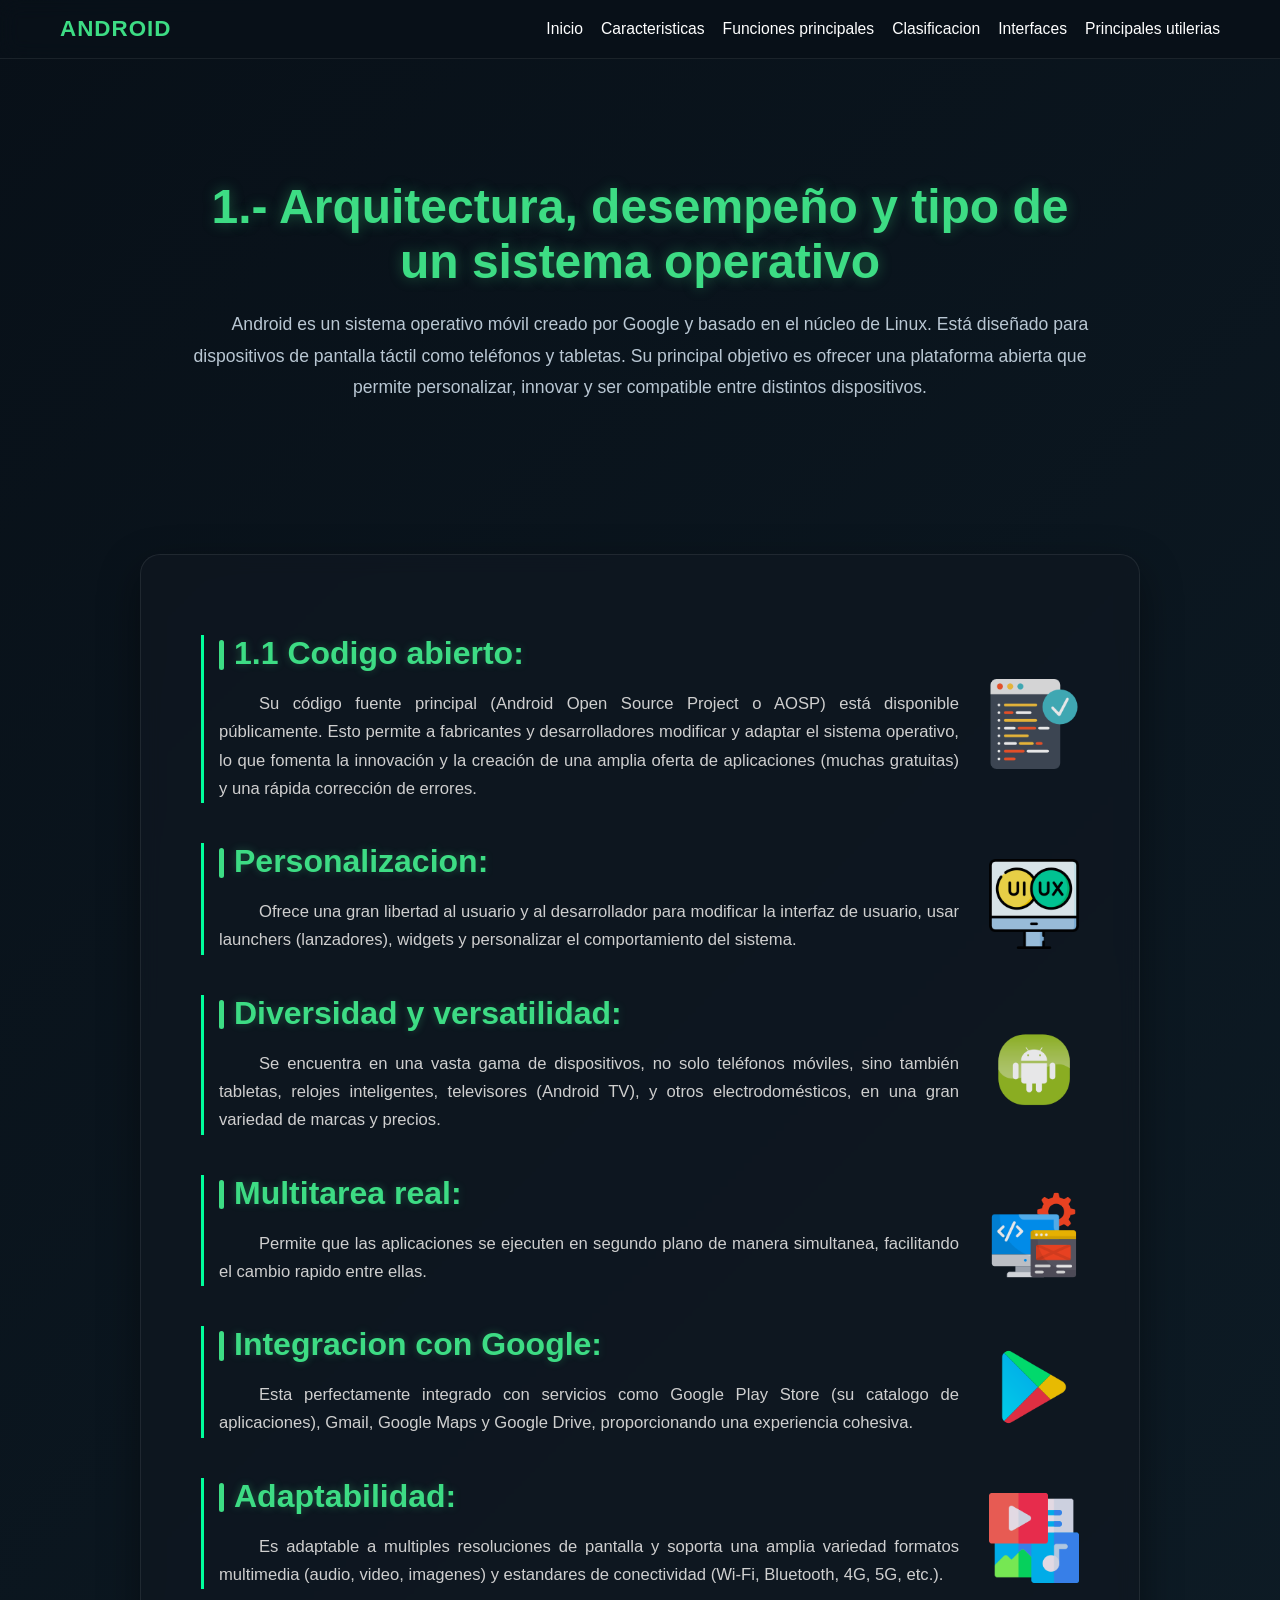
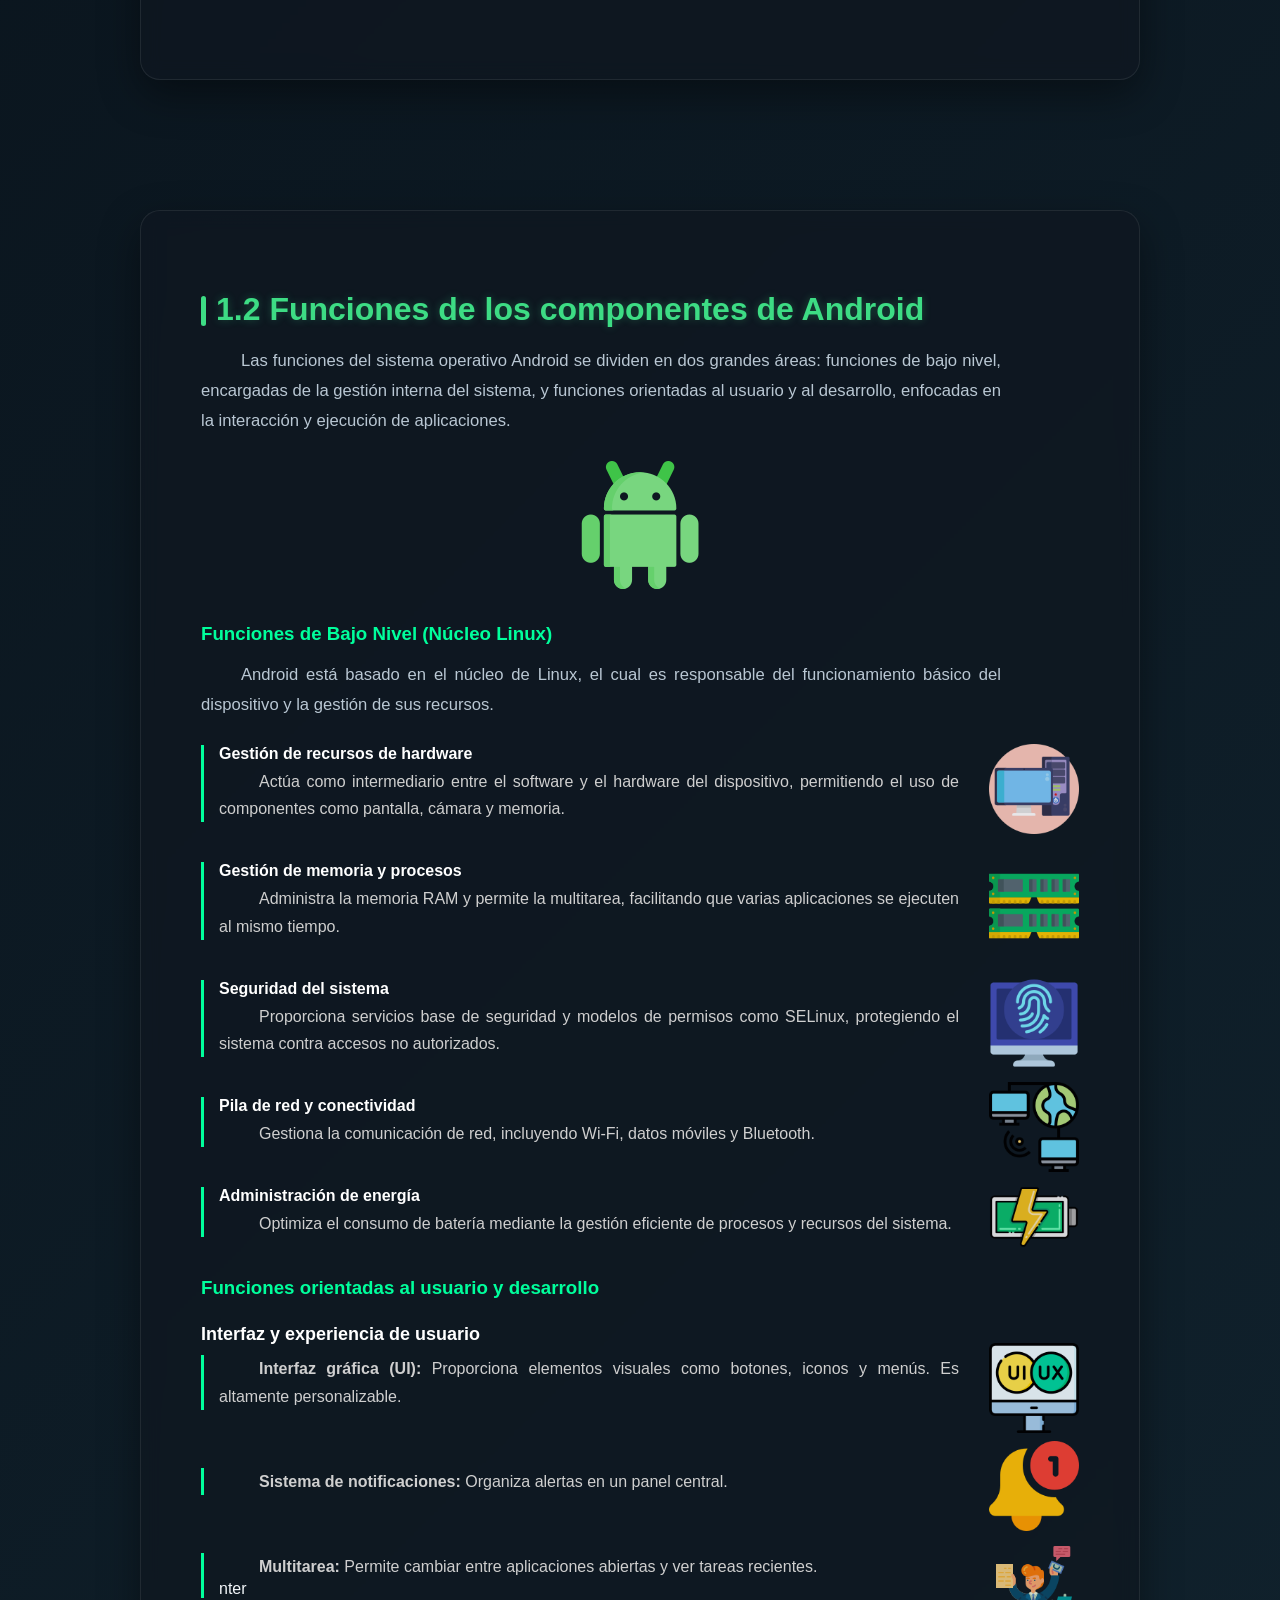
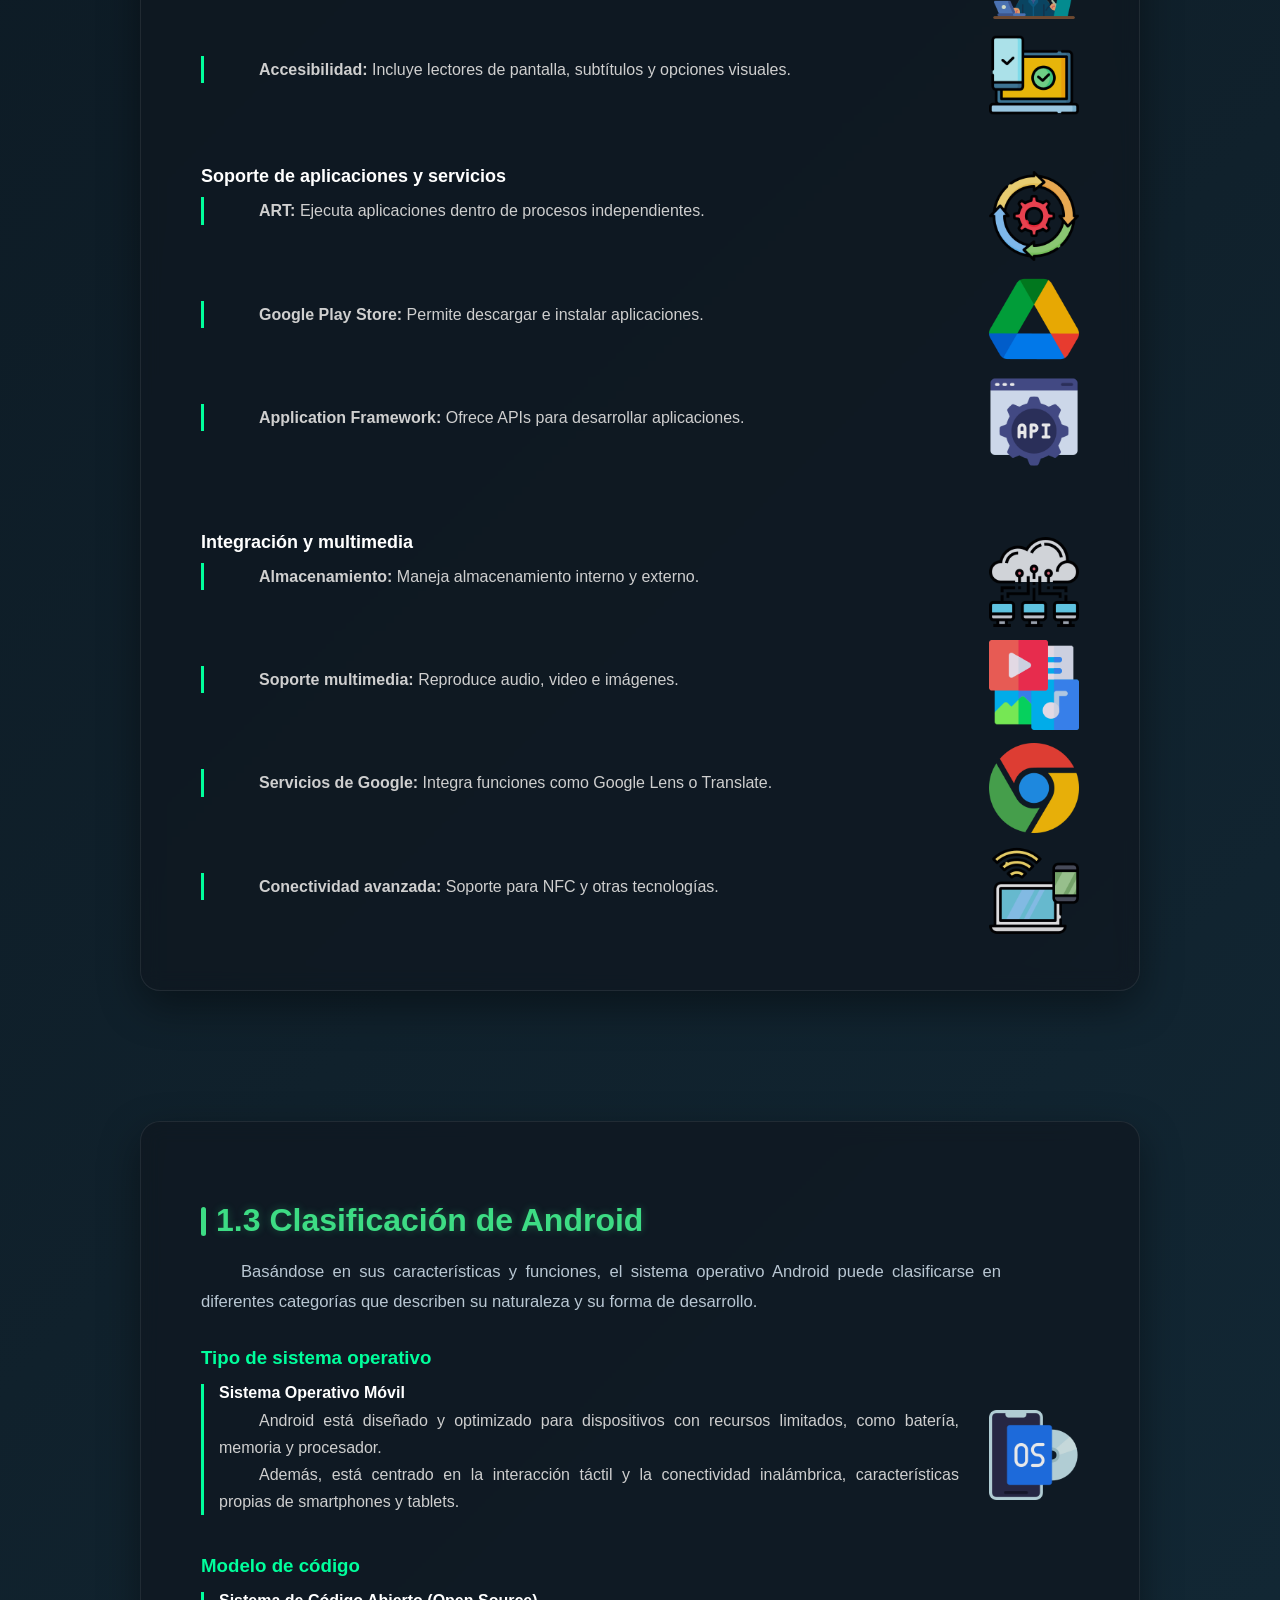
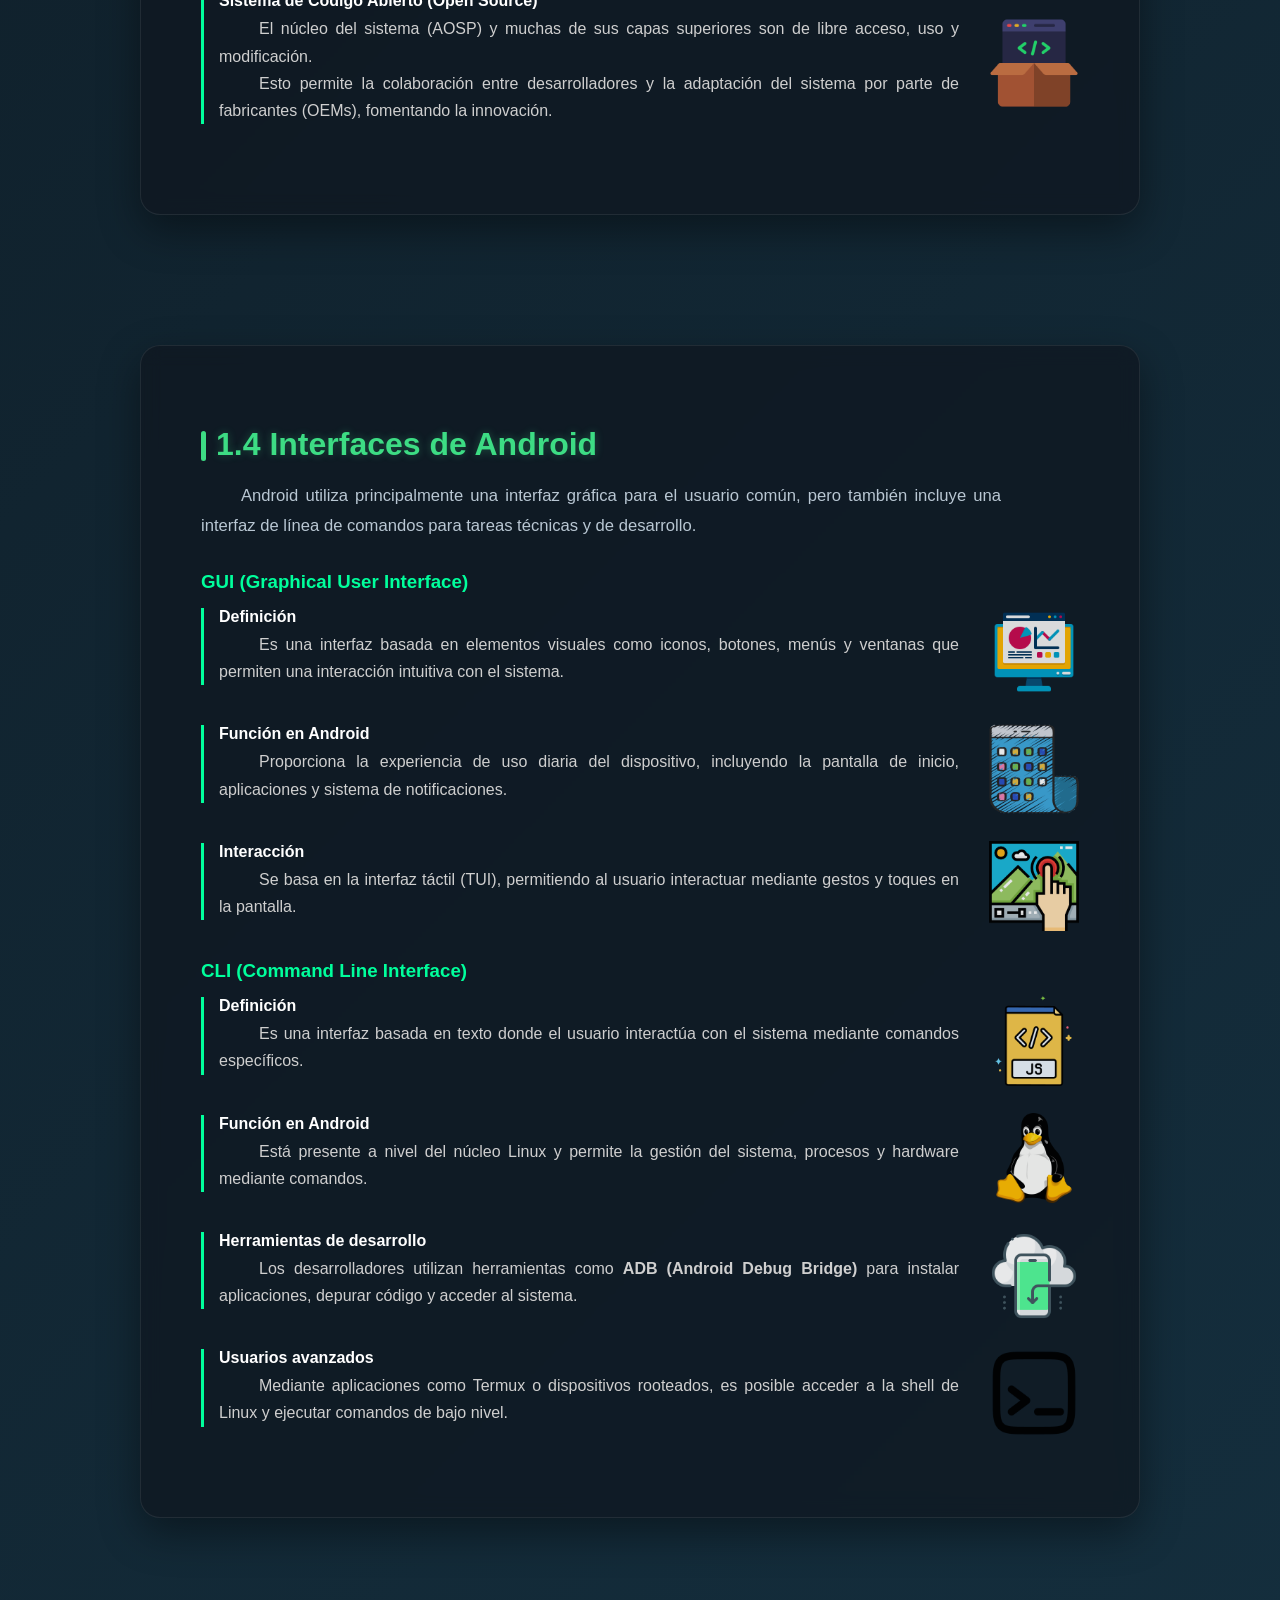
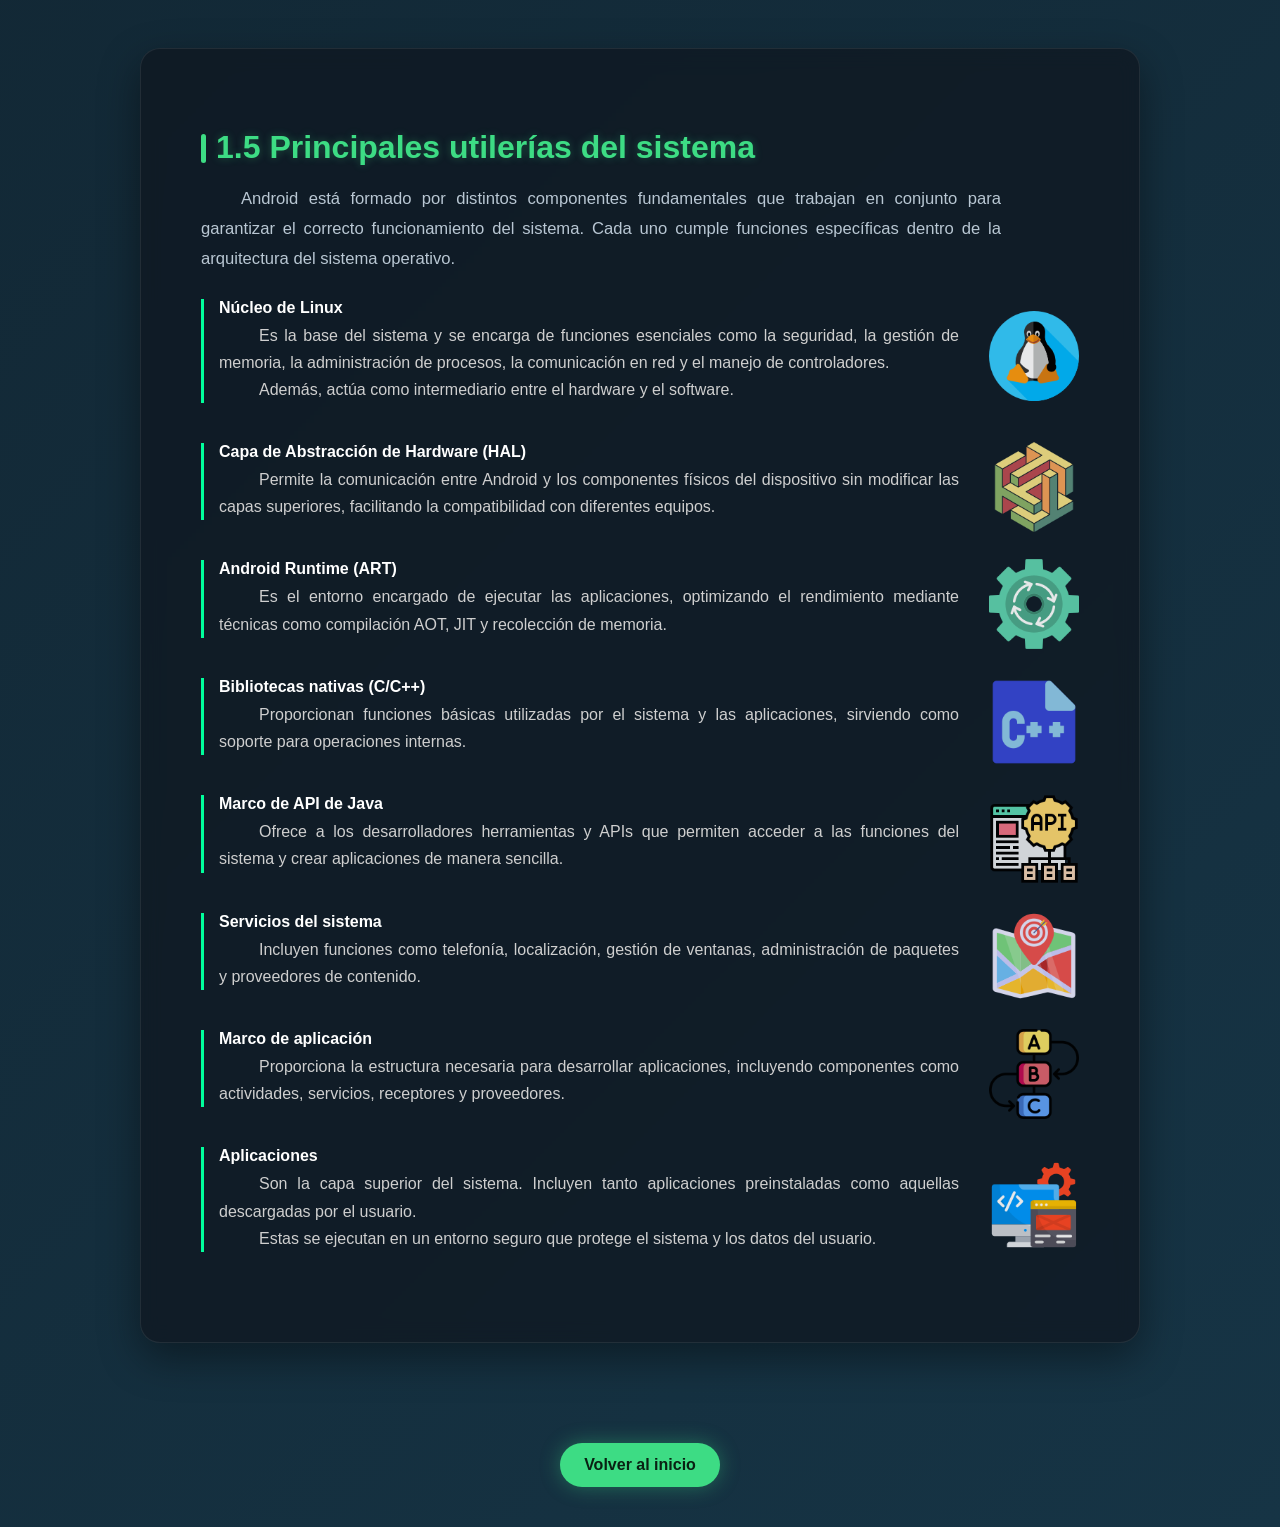
<file: arquitectura.html>
<!DOCTYPE html>
<html lang="es">
<head>
  <meta charset="UTF-8">
  <meta name="viewport" content="width=device-width, initial-scale=1.0">
  <title>Arquitectura del sistema operativo</title>
  <link rel="stylesheet" href="CSS/styles.css">
</head>
<body>

  <header>
    <nav>
      <div class="logo">ANDROID</div>
      <div class="menu">
        <a href="index.html">Inicio</a>
        <a href="#carac">Caracteristicas</a>
        <a href="#funciones-android">Funciones principales</a>
        <a href="#clasificacion-android">Clasificacion</a>
        <a href="#interfaces-android">Interfaces</a>
        <a href="#utilerias-android">Principales utilerias</a>
        
      </div>
    </nav>
  </header>

  <section class="tema-pagina">
    <div class="tema-contenido">
      <h1>1.- Arquitectura, desempeño y tipo de un sistema operativo</h1>
      <p>
       Android es un sistema operativo móvil creado por Google y basado en el núcleo de Linux. Está diseñado para dispositivos de 
       pantalla táctil como teléfonos y tabletas. Su principal objetivo es ofrecer una plataforma abierta que permite personalizar, 
       innovar y ser compatible entre distintos dispositivos.
      </p>
    </div>
  </section>

 <section  id="carac">
    <div class="carac-wrapper">
      <div class="bloque">
    <!--<h2 class="section-title fade-up">Caracteristicas</h2>-->
    <h2 class="section-title">1.1 Codigo abierto:</h2>
    <p class="section-text">
    Su código fuente principal (Android Open Source Project o AOSP) está disponible públicamente. Esto permite a fabricantes y 
    desarrolladores modificar y adaptar el sistema operativo, lo que fomenta la innovación y la creación de una amplia oferta de 
    aplicaciones (muchas gratuitas) y una rápida corrección de errores.
    </p>
     <img src="IMG/codigo.png" alt="" class="img-derecha">
</div>
<div class="bloque">
     <h2 class="section-title">Personalizacion:</h2>
     <p class="section-text">
        Ofrece una gran libertad al usuario y al desarrollador para modificar la interfaz de usuario, usar launchers (lanzadores),
         widgets y personalizar el comportamiento del sistema.
     </p>
     <img src="IMG/interfaz-de-usuario(1).png" alt="" class="img-derecha">
</div>
<div class="bloque">
    <h2 class="section-title ">Diversidad y versatilidad:</h2>
     <p class="section-text">
        Se encuentra en una vasta gama de dispositivos, no solo teléfonos móviles, sino también tabletas, relojes inteligentes,
         televisores (Android TV), y otros electrodomésticos, en una gran variedad de marcas y precios.
     </p>
     <img src="IMG/androide(1).png" alt="" class="img-derecha">

</div>
<div class="bloque">
     <h2 class="section-title">Multitarea real:</h2>
     <p class="section-text ">
       Permite que las aplicaciones se ejecuten en segundo plano de manera simultanea, facilitando el cambio rapido entre ellas.
     </p>
     <img src="IMG/desarrollo-de-aplicaciones.png" alt="" class="img-derecha">
</div>
<div class="bloque">
     <h2 class="section-title">Integracion con Google:</h2>
     <p class="section-text">
       Esta perfectamente integrado con servicios como Google Play Store (su catalogo de aplicaciones), Gmail, Google Maps y Google Drive,
       proporcionando una experiencia cohesiva.
     </p>
     <img src="IMG/google-play.png" alt="" class="img-derecha">
</div>
<div class="bloque">
     <h2 class="section-title">Adaptabilidad:</h2>
     <p class="section-text">
       Es adaptable a multiples resoluciones de pantalla y soporta una amplia variedad formatos multimedia (audio, video, imagenes) y 
       estandares de conectividad (Wi-Fi, Bluetooth, 4G, 5G, etc.).
     </p>
     <img src="IMG/multimedia(2).png" alt="" class="img-derecha">
     </div>
</div>
  </section>
  
        

  <section id="funciones-android">
  <div class="carac-wrapper">

    <h2 class="section-title">1.2 Funciones de los componentes de Android</h2>

    <p class="section-text">
      Las funciones del sistema operativo Android se dividen en dos grandes áreas:
      funciones de bajo nivel, encargadas de la gestión interna del sistema,
      y funciones orientadas al usuario y al desarrollo, enfocadas en la interacción
      y ejecución de aplicaciones. <br>
      <center><img src="IMG/androide.png" alt="">
</center>
    </p>
    
    <!-- ===================== -->
    <h3 class="subtitulo">Funciones de Bajo Nivel (Núcleo Linux)</h3>

    <p class="section-text">
      Android está basado en el núcleo de Linux, el cual es responsable del funcionamiento
      básico del dispositivo y la gestión de sus recursos.
    </p>

    <div class="bloque">
      <h4>Gestión de recursos de hardware</h4>
      <p>
        Actúa como intermediario entre el software y el hardware del dispositivo,
        permitiendo el uso de componentes como pantalla, cámara y memoria.
      </p>
      <img src="IMG/computadora-de-escritorio.png" alt="" class="img-derecha">

</div>
    <div class="bloque">
      <h4>Gestión de memoria y procesos</h4>
      <p>
        Administra la memoria RAM y permite la multitarea, facilitando que varias
        aplicaciones se ejecuten al mismo tiempo.
      </p>
      <img src="IMG/memoria-ram.png" alt="" class="img-derecha">
    </div>

    <div class="bloque">
      <h4>Seguridad del sistema</h4>
      <p>
        Proporciona servicios base de seguridad y modelos de permisos como SELinux,
        protegiendo el sistema contra accesos no autorizados.
      </p>
      <img src="IMG/huella-digital-del-pulgar.png" alt="" class="img-derecha">
    </div>

    <div class="bloque">
      <h4>Pila de red y conectividad</h4>
      <p>
        Gestiona la comunicación de red, incluyendo Wi-Fi, datos móviles y Bluetooth.
      </p>
      <img src="IMG/lan(1).png" alt="" class="img-derecha">
    </div>

    <div class="bloque">
      <h4>Administración de energía</h4>
      <p>
        Optimiza el consumo de batería mediante la gestión eficiente de procesos
        y recursos del sistema.
      </p>
      <img src="IMG/bateria-cargando.png" alt="" class="img-derecha">
    </div>

    <!-- ===================== -->
    <h3 class="subtitulo">Funciones orientadas al usuario y desarrollo</h3>

    <h4 class="mini-titulo">Interfaz y experiencia de usuario</h4>

    <div class="bloque">
      <p><strong>Interfaz gráfica (UI):</strong> Proporciona elementos visuales como botones,
      iconos y menús. Es altamente personalizable.</p>
      <img src="IMG/interfaz-de-usuario(1).png" alt="" class="img-derecha">
    </div>
<br>
    <div class="bloque">
      <p><strong>Sistema de notificaciones:</strong> Organiza alertas en un panel central.</p>
      <img src="IMG/activo(1).png" alt="" class="img-derecha">
    </div>
<br>
    <div class="bloque">
      <p><strong>Multitarea:</strong> Permite cambiar entre aplicaciones abiertas y ver tareas recientes.</p>
      </ce>nter<img src="IMG/multitarea.png" alt="" class="img-derecha">
    </div>
<br>
    <div class="bloque">
      <p><strong>Accesibilidad:</strong> Incluye lectores de pantalla, subtítulos y opciones visuales.</p>
      <img src="IMG/accesibilidad(1).png" alt="" class="img-derecha">
    </div>
<br>
    <!-- ===================== -->
    <h4 class="mini-titulo">Soporte de aplicaciones y servicios</h4>
    <div class="bloque">
      <p><strong>ART:</strong> Ejecuta aplicaciones dentro de procesos independientes.</p>
      <img src="IMG/proceso-de-trabajo.png" alt="" class="img-derecha">
    </div>
<br><br>
    <div class="bloque">
      <p><strong>Google Play Store:</strong> Permite descargar e instalar aplicaciones.</p>
      <img src="IMG/google-drive(1).png" alt="" class="img-derecha">
    </div>
<br><br>
    <div class="bloque">
      <p><strong>Application Framework:</strong> Ofrece APIs para desarrollar aplicaciones.</p>
      <img src="IMG/api(1).png" alt="" class="img-derecha">
    </div>
<br><br>
    <!-- ===================== -->
    <h4 class="mini-titulo">Integración y multimedia</h4>

    <div class="bloque">
      <p><strong>Almacenamiento:</strong> Maneja almacenamiento interno y externo.</p>
      <img src="IMG/servicio-de-almacenamiento-en-la-nube.png" alt="" class="img-derecha">
    </div>
<br><br>
    <div class="bloque">
      <p><strong>Soporte multimedia:</strong> Reproduce audio, video e imágenes.</p>
      <img src="IMG/multimedia(2).png" alt="" class="img-derecha">
    </div>
<br><br>
    <div class="bloque">
      <p><strong>Servicios de Google:</strong> Integra funciones como Google Lens o Translate.</p>
      <img src="IMG/cromo(1).png" alt="" class="img-derecha">
    </div>
<br><br>
    <div class="bloque">
      <p><strong>Conectividad avanzada:</strong> Soporte para NFC y otras tecnologías.</p>
      <img src="IMG/wifi.png" alt="" class="img-derecha">
    </div>

  </div>
</section>

<section id="clasificacion-android">
  <div class="carac-wrapper">

    <h2 class="section-title">1.3 Clasificación de Android</h2>

    <p class="section-text">
      Basándose en sus características y funciones, el sistema operativo Android
      puede clasificarse en diferentes categorías que describen su naturaleza
      y su forma de desarrollo.
    </p>

    <!-- ===================== -->
    <h3 class="subtitulo">Tipo de sistema operativo</h3>

    <div class="bloque">
      <h4>Sistema Operativo Móvil</h4>
      <p>
        Android está diseñado y optimizado para dispositivos con recursos limitados,
        como batería, memoria y procesador.
      </p>
      <p>
        Además, está centrado en la interacción táctil y la conectividad inalámbrica,
        características propias de smartphones y tablets.
      </p>
      <img src="IMG/sistema-operativo(4).png" alt="" class="img-derecha">
    </div>

    <!-- ===================== -->
    <h3 class="subtitulo">Modelo de código</h3>

    <div class="bloque">
      <h4>Sistema de Código Abierto (Open Source)</h4>
      <p>
        El núcleo del sistema (AOSP) y muchas de sus capas superiores son de libre acceso,
        uso y modificación.
      </p>
      <p>
        Esto permite la colaboración entre desarrolladores y la adaptación del sistema
        por parte de fabricantes (OEMs), fomentando la innovación.
      </p>
      <img src="IMG/fuente-abierta(1).png" alt="" class="img-derecha">
    </div>

  </div>
</section>

<section id="interfaces-android">
  <div class="carac-wrapper">

    <h2 class="section-title">1.4 Interfaces de Android</h2>

    <p class="section-text">
      Android utiliza principalmente una interfaz gráfica para el usuario común,
      pero también incluye una interfaz de línea de comandos para tareas técnicas
      y de desarrollo.
    </p>

    <!-- ===================== -->
    <h3 class="subtitulo">GUI (Graphical User Interface)</h3>

    <div class="bloque">
      <h4>Definición</h4>
      <p>
        Es una interfaz basada en elementos visuales como iconos, botones, menús
        y ventanas que permiten una interacción intuitiva con el sistema.
      </p>
      <img src="IMG/interfaces.png" alt="" class="img-derecha">
    </div>

    <div class="bloque">
      <h4>Función en Android</h4>
      <p>
        Proporciona la experiencia de uso diaria del dispositivo, incluyendo
        la pantalla de inicio, aplicaciones y sistema de notificaciones.
      </p>
      <img src="IMG/telefono-inteligente.png" alt="" class="img-derecha">
    </div>

    <div class="bloque">
      <h4>Interacción</h4>
      <p>
        Se basa en la interfaz táctil (TUI), permitiendo al usuario interactuar
        mediante gestos y toques en la pantalla.
      </p>
      <img src="IMG/interactivo.png" alt="" class="img-derecha">
    </div>

    <!-- ===================== -->
    <h3 class="subtitulo">CLI (Command Line Interface)</h3>

    <div class="bloque">
      <h4>Definición</h4>
      <p>
        Es una interfaz basada en texto donde el usuario interactúa con el sistema
        mediante comandos específicos.
      </p>
      <img src="IMG/secuencia-de-comandos-de-java.png" alt="" class="img-derecha">
    </div>

    <div class="bloque">
      <h4>Función en Android</h4>
      <p>
        Está presente a nivel del núcleo Linux y permite la gestión del sistema,
        procesos y hardware mediante comandos.
      </p>
      <img src="IMG/linux.png" alt="" class="img-derecha">
    </div>

    <div class="bloque">
      <h4>Herramientas de desarrollo</h4>
      <p>
        Los desarrolladores utilizan herramientas como <strong>ADB (Android Debug Bridge)</strong>
        para instalar aplicaciones, depurar código y acceder al sistema.
      </p>
      <img src="IMG/movil(1).png" alt="" class="img-derecha">
    </div>

    <div class="bloque">
      <h4>Usuarios avanzados</h4>
      <p>
        Mediante aplicaciones como Termux o dispositivos rooteados, es posible acceder
        a la shell de Linux y ejecutar comandos de bajo nivel.
      </p>
      <img src="IMG/linea-de-comandos(1).png" alt="" class="img-derecha">
    </div>

  </div>
</section>

<section id="utilerias-android">
  <div class="carac-wrapper">

    <h2 class="section-title">1.5 Principales utilerías del sistema</h2>

    <p class="section-text">
      Android está formado por distintos componentes fundamentales que trabajan en conjunto
      para garantizar el correcto funcionamiento del sistema. Cada uno cumple funciones
      específicas dentro de la arquitectura del sistema operativo.
    </p>

    <!-- ===================== -->
    <div class="bloque">
      <h4>Núcleo de Linux</h4>
      <p>
        Es la base del sistema y se encarga de funciones esenciales como la seguridad,
        la gestión de memoria, la administración de procesos, la comunicación en red
        y el manejo de controladores.
      </p>
      <p>
        Además, actúa como intermediario entre el hardware y el software.
      </p>
      <img src="IMG/linux(1).png" alt="" class="img-derecha">
    </div>

    <div class="bloque">
      <h4>Capa de Abstracción de Hardware (HAL)</h4>
      <p>
        Permite la comunicación entre Android y los componentes físicos del dispositivo
        sin modificar las capas superiores, facilitando la compatibilidad con diferentes equipos.
      </p>
      <img src="IMG/abstraccion.png" alt="" class="img-derecha">
    </div>

    <div class="bloque">
      <h4>Android Runtime (ART)</h4>
      <p>
        Es el entorno encargado de ejecutar las aplicaciones, optimizando el rendimiento
        mediante técnicas como compilación AOT, JIT y recolección de memoria.
      </p>
      <img src="IMG/optimizando.png" alt="" class="img-derecha">
    </div>

    <div class="bloque">
      <h4>Bibliotecas nativas (C/C++)</h4>
      <p>
        Proporcionan funciones básicas utilizadas por el sistema y las aplicaciones,
        sirviendo como soporte para operaciones internas.
      </p>
      <img src="IMG/c-mas-mas.png" alt="" class="img-derecha">
    </div>

    <div class="bloque">
      <h4>Marco de API de Java</h4>
      <p>
        Ofrece a los desarrolladores herramientas y APIs que permiten acceder a las funciones
        del sistema y crear aplicaciones de manera sencilla.
      </p>
      <img src="IMG/api(2).png" alt="" class="img-derecha">
    </div>

    <div class="bloque">
      <h4>Servicios del sistema</h4>
      <p>
        Incluyen funciones como telefonía, localización, gestión de ventanas,
        administración de paquetes y proveedores de contenido.
      </p>
      <img src="IMG/localizacion.png" alt="" class="img-derecha">
    </div>

    <div class="bloque">
      <h4>Marco de aplicación</h4>
      <p>
        Proporciona la estructura necesaria para desarrollar aplicaciones,
        incluyendo componentes como actividades, servicios, receptores y proveedores.
      </p>
      <img src="IMG/prioridad.png" alt="" class="img-derecha">
    </div>

    <div class="bloque">
      <h4>Aplicaciones</h4>
      <p>
        Son la capa superior del sistema. Incluyen tanto aplicaciones preinstaladas
        como aquellas descargadas por el usuario.
      </p>
      <p>
        Estas se ejecutan en un entorno seguro que protege el sistema y los datos del usuario.
      </p>
      <img src="IMG/desarrollo-de-aplicaciones.png" alt="" class="img-derecha">
    </div>

    
  </div>

  <div class="btn-container">
  <a href="index.html" class="btn">Volver al inicio</a>
</div>
</section>

  

  

<script>
  const elements = document.querySelectorAll('.fade-up');

  const observer = new IntersectionObserver(entries => {
    entries.forEach(entry => {
      if (entry.isIntersecting) {
        entry.target.classList.add('show');
      }
    });
  });

  elements.forEach(el => observer.observe(el));
</script>
</body>
</html>
</file>
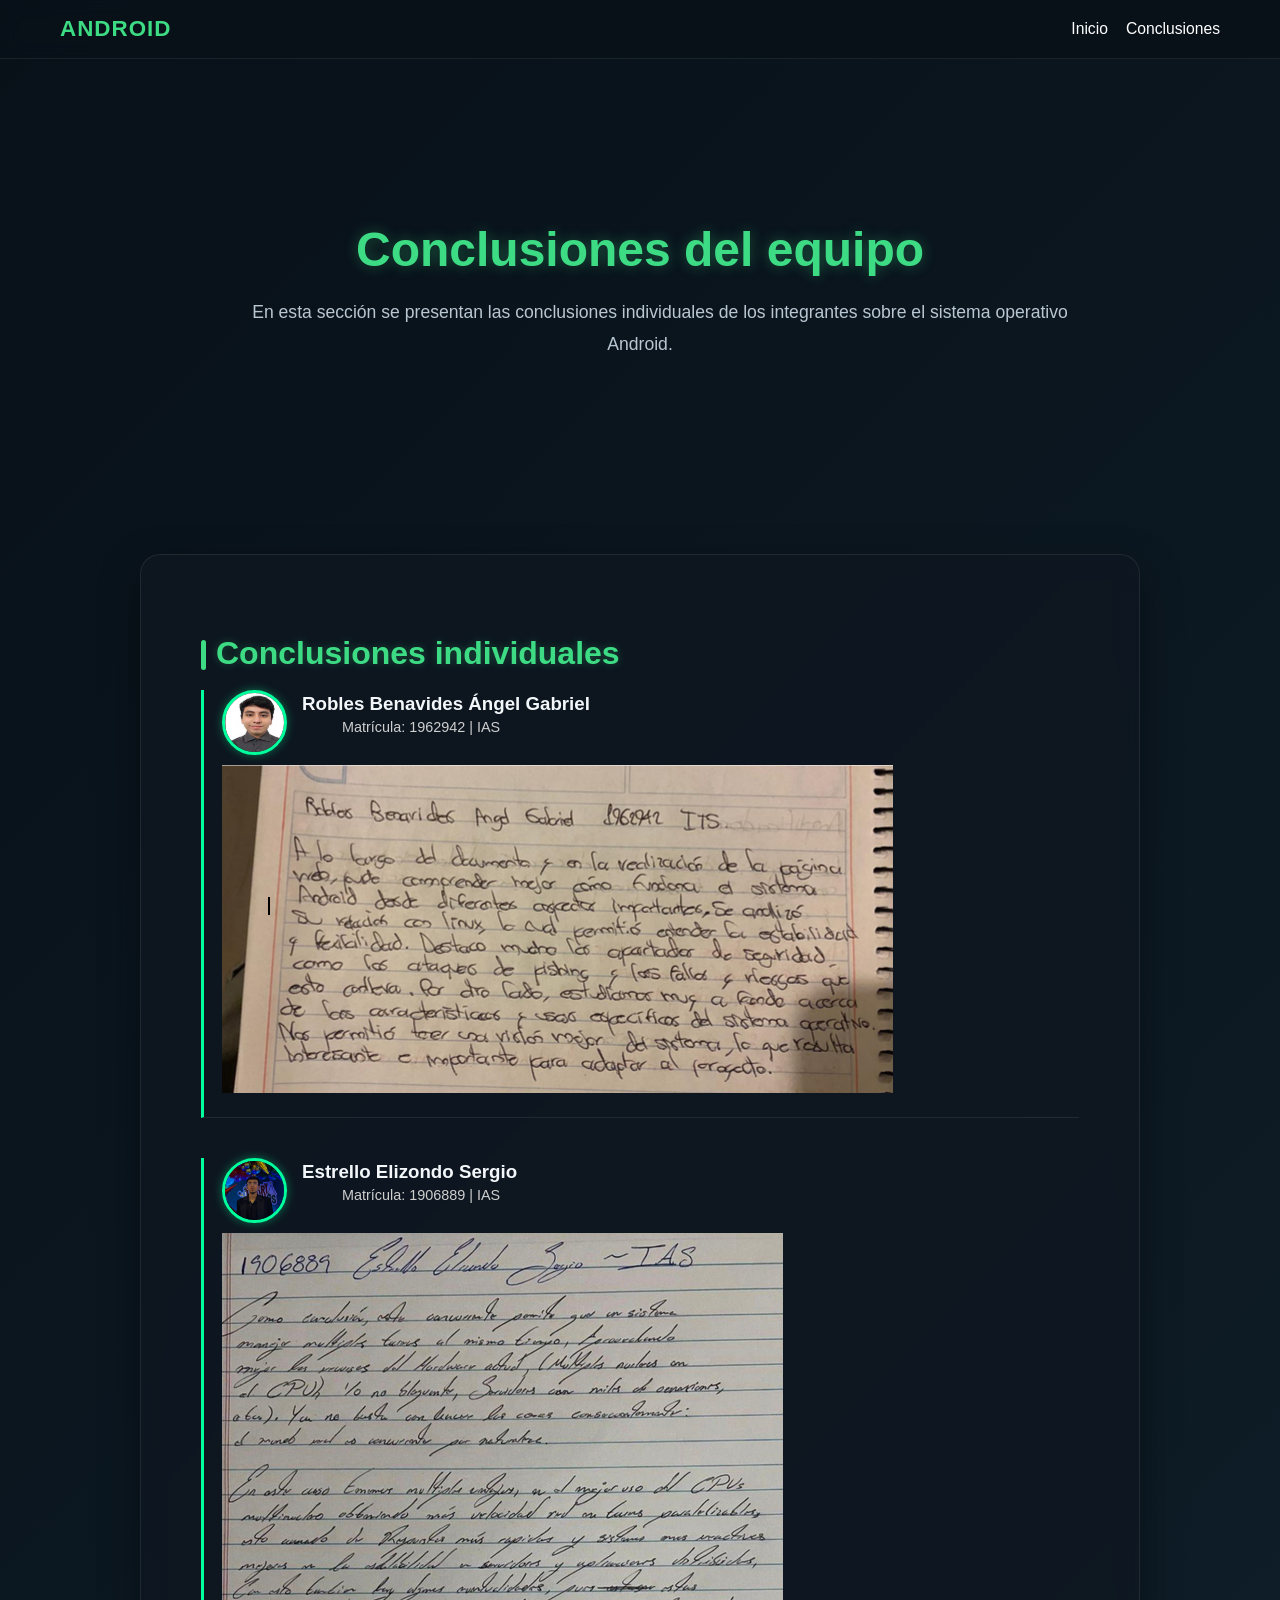
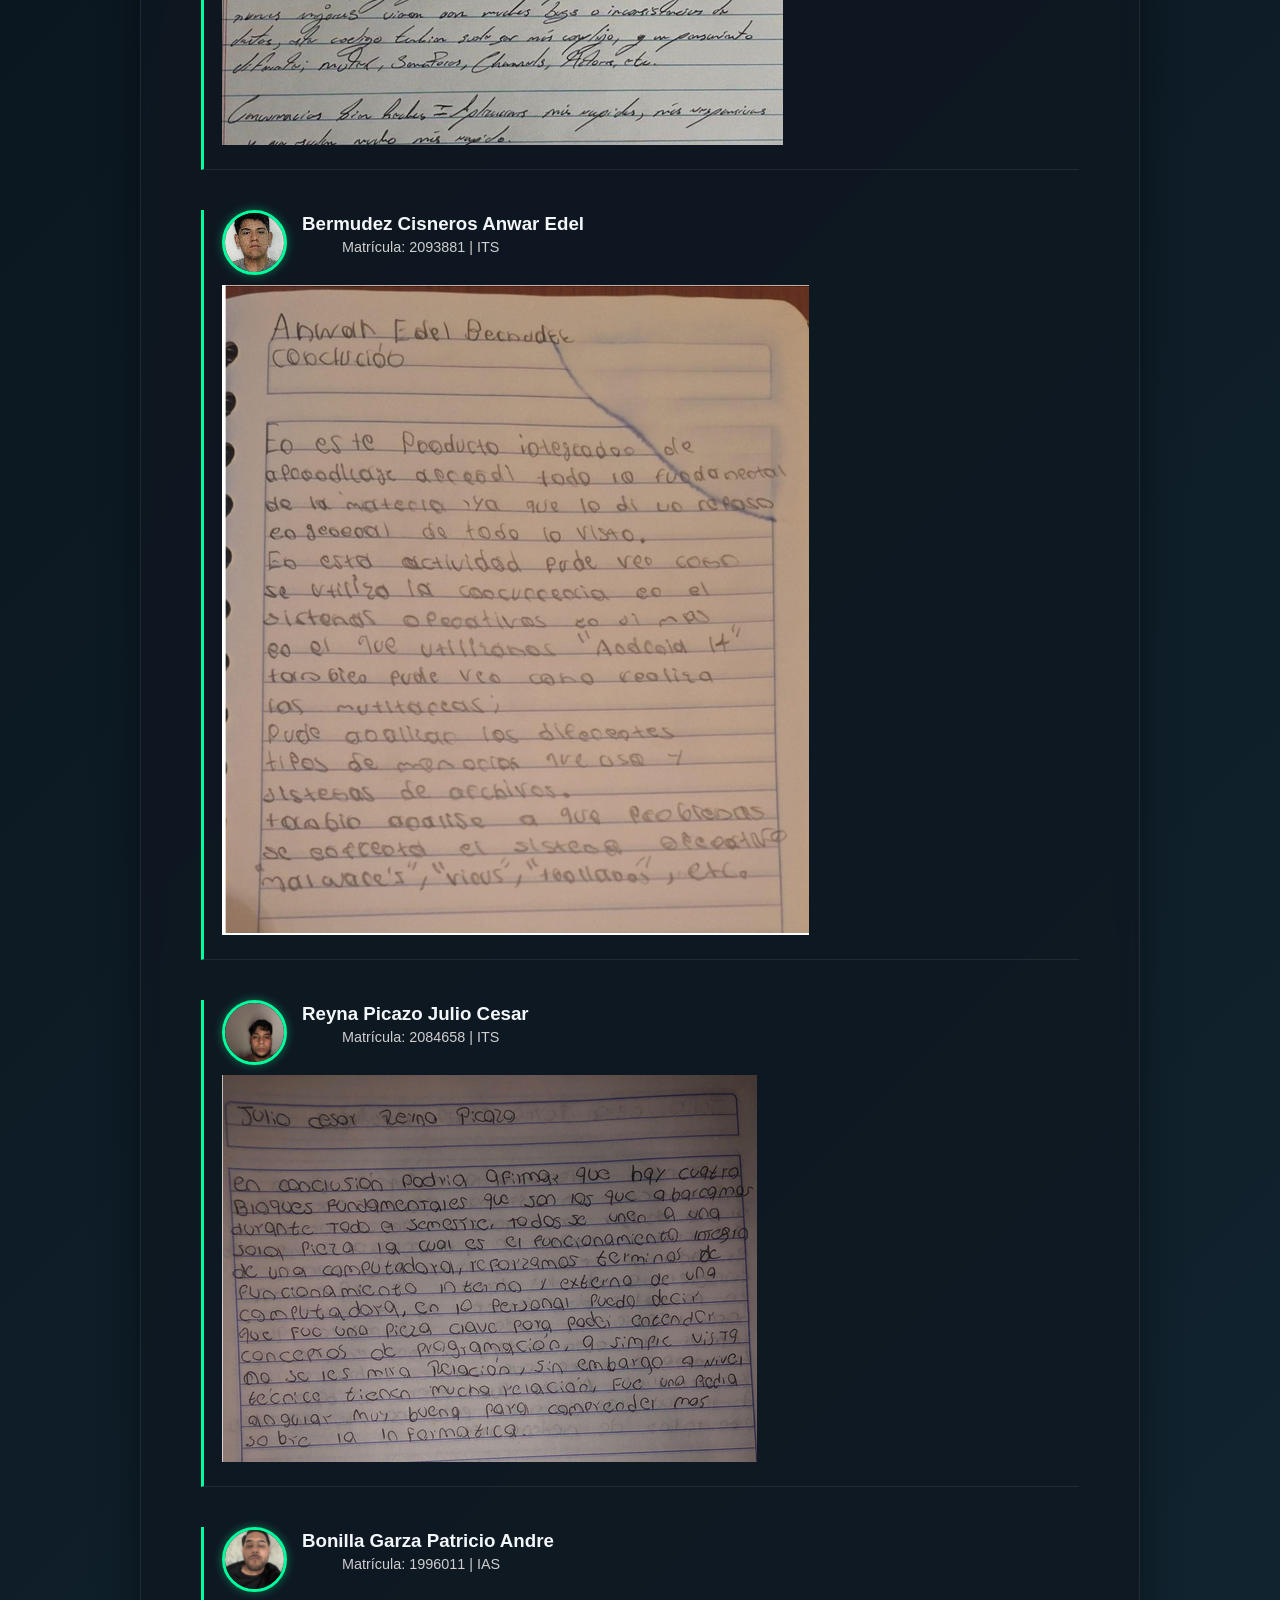
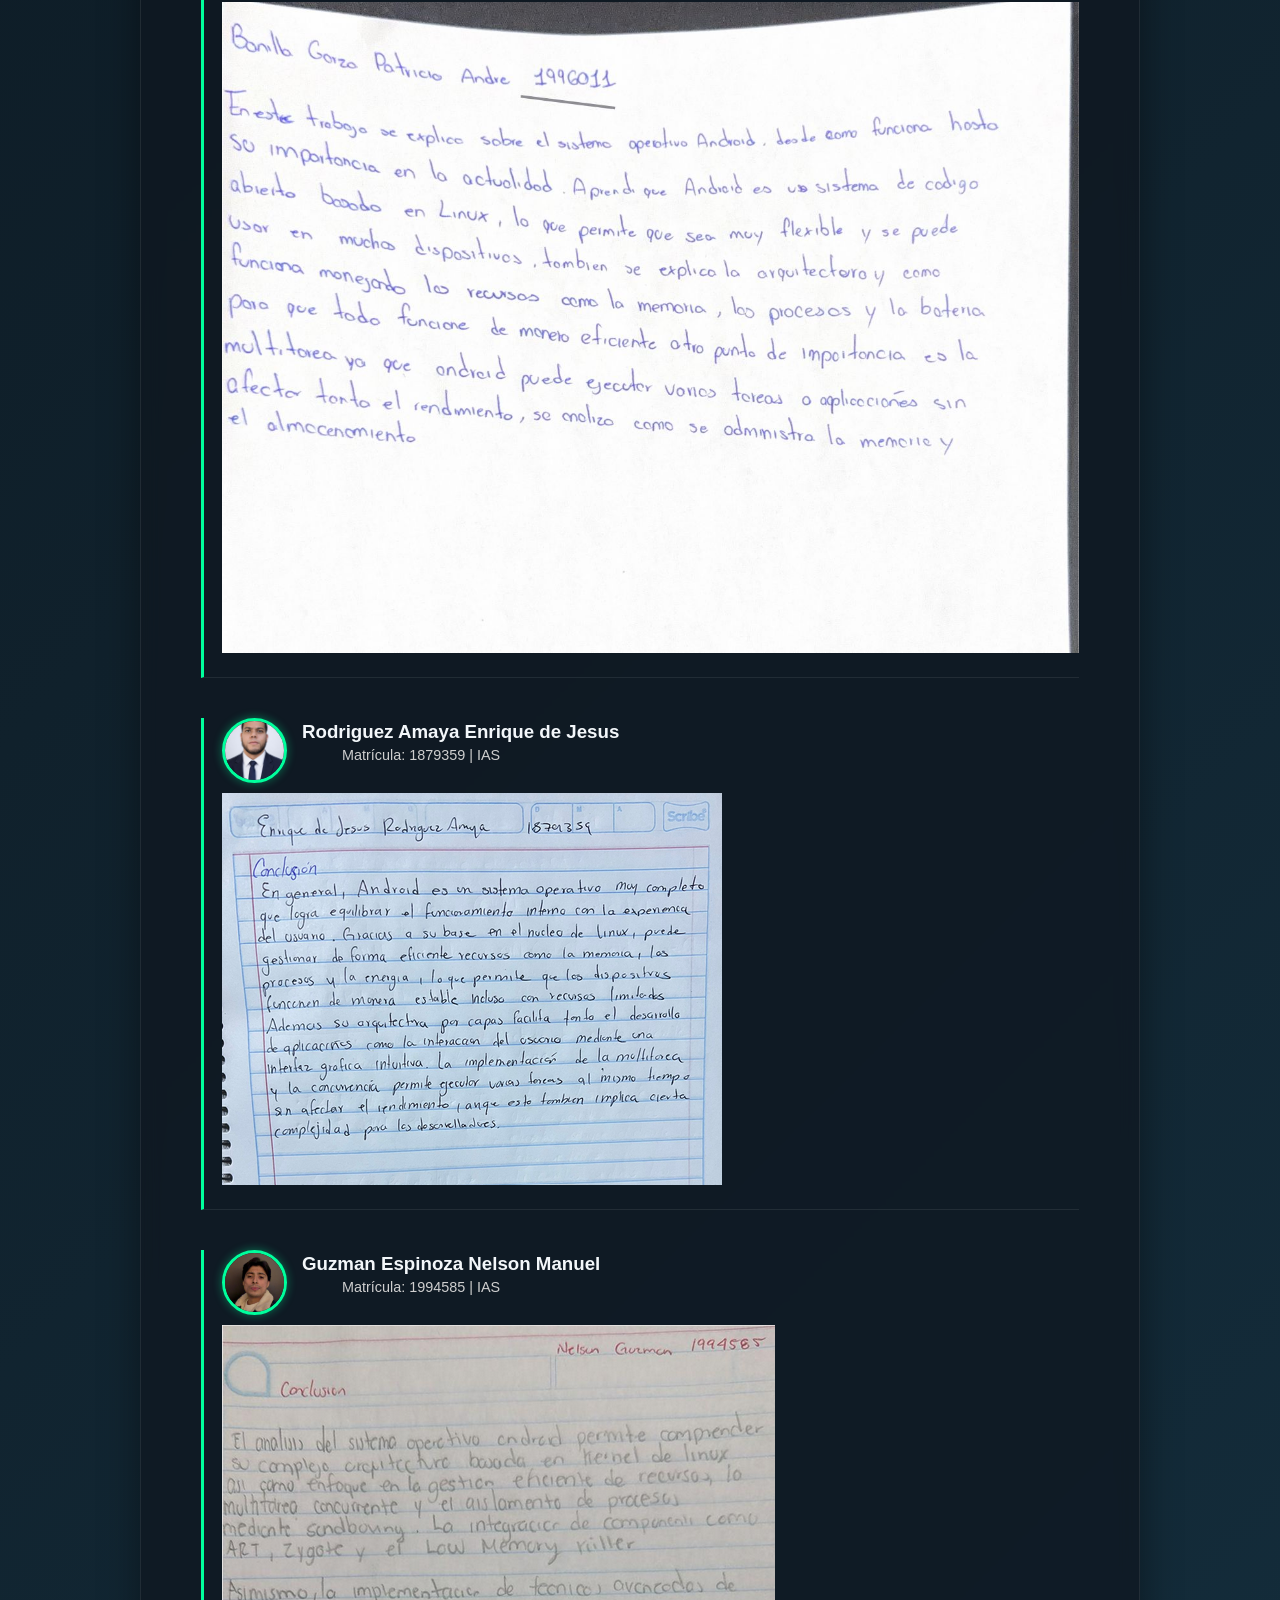
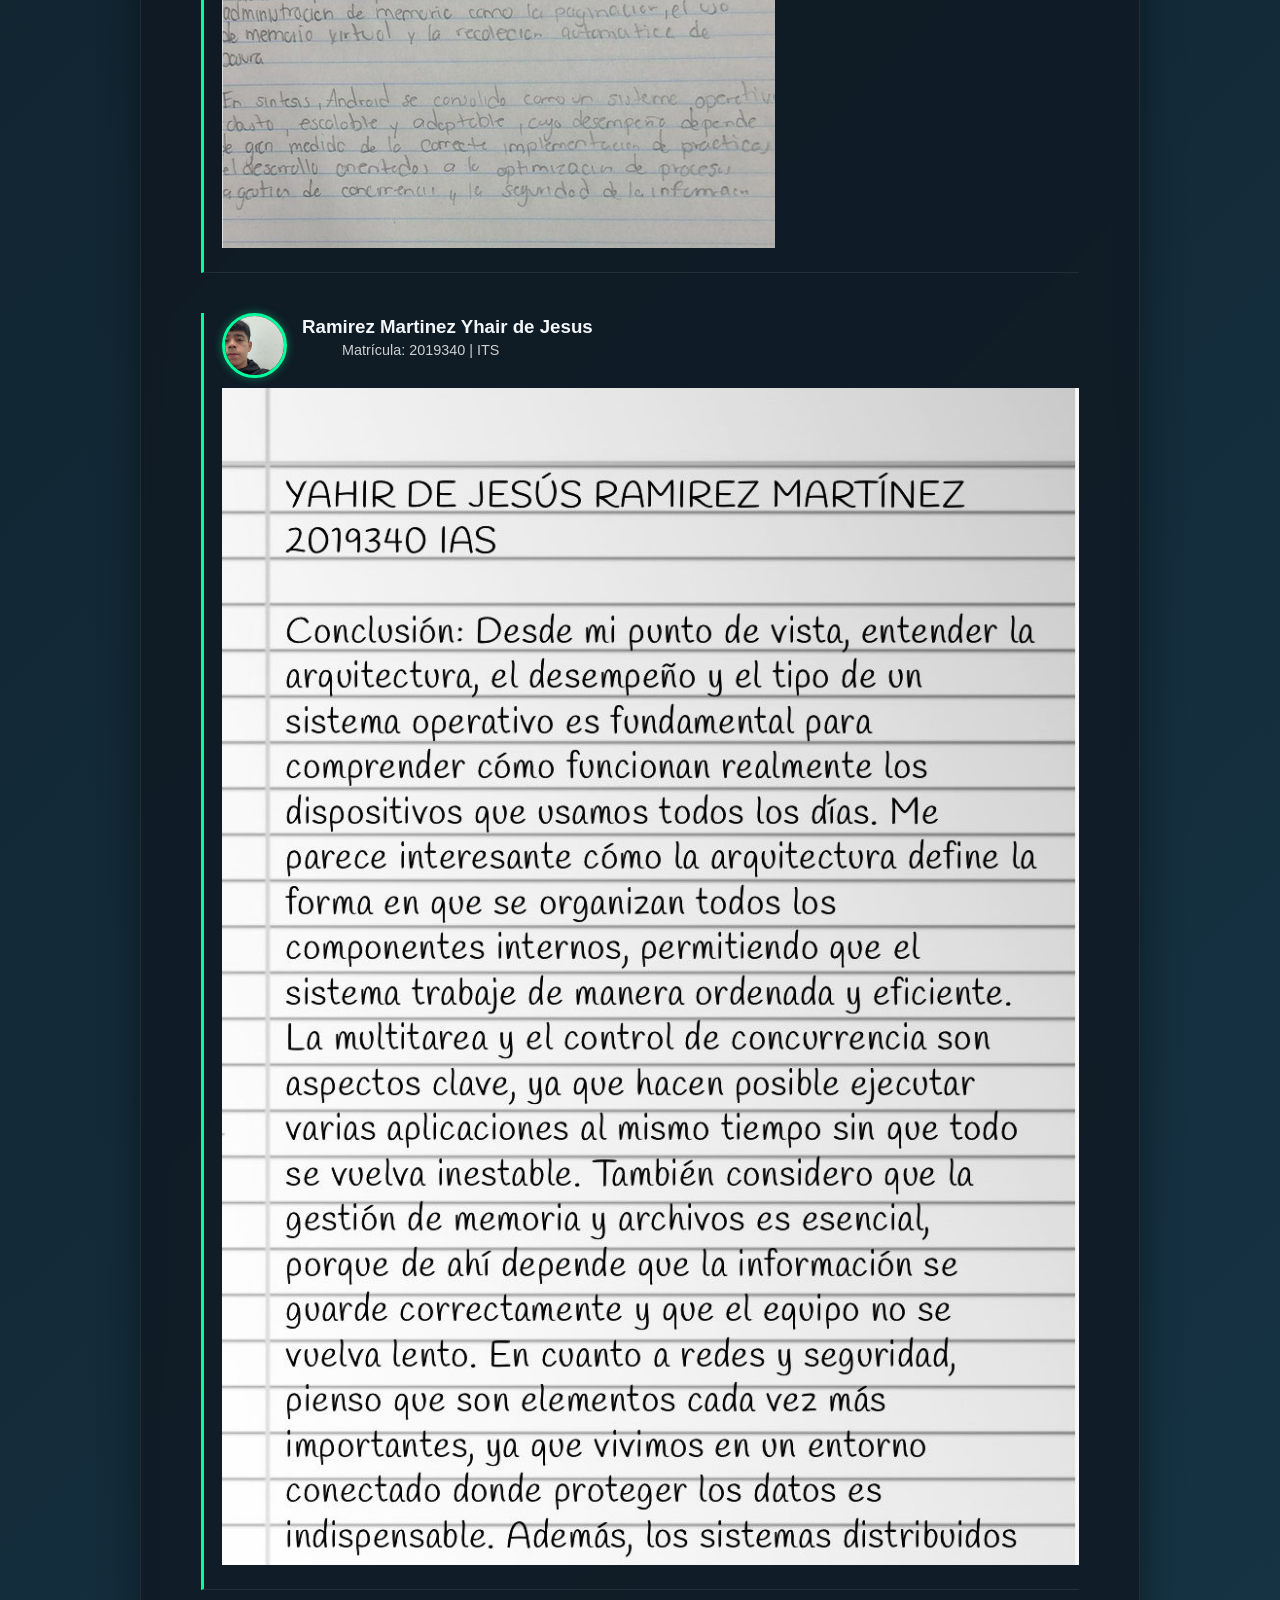
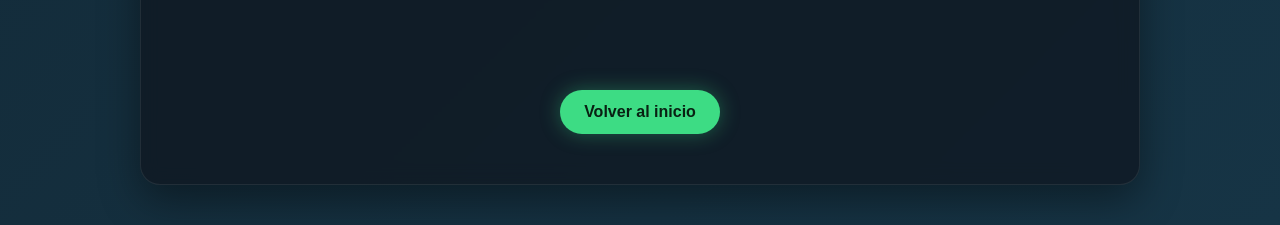
<file: concluciones.html>
<!DOCTYPE html>
<html lang="es">
<head>
  <meta charset="UTF-8">
  <meta name="viewport" content="width=device-width, initial-scale=1.0">
  <title>Conclusiones del equipo</title>
  <link rel="stylesheet" href="CSS/styles.css">
</head>

<body>

  <!-- NAV -->
  <header>
    <nav>
      <div class="logo">ANDROID</div>
      <div class="menu">
        <a href="index.html">Inicio</a>
        <a href="#conclusiones">Conclusiones</a>
      </div>
    </nav>
  </header>

  <!-- PORTADA -->
  <section class="tema-pagina">
    <div class="tema-contenido">
      <h1>Conclusiones del equipo</h1>
      <p>
        En esta sección se presentan las conclusiones individuales de los integrantes
        sobre el sistema operativo Android.
      </p>
    </div>
  </section>

  <!-- CONCLUSIONES -->
  <section id="conclusiones">
    <div class="carac-wrapper">

      <h2 class="section-title">Conclusiones individuales</h2>

      <!-- ANGEL -->
      <div class="conclusion-item" id="angel">
        <div class="conclusion-header">
          <img src="IMG/Angel.jpeg" class="foto">
          <div>
            <h3>Robles Benavides Ángel Gabriel</h3>
            <p class="datos-integrante">Matrícula: 1962942 | IAS</p>
          </div>
        </div>
    <img src="IMG/angel-conclu.png" alt="">
      </div>

      <!-- SERGIO -->
      <div class="conclusion-item" id="sergio">
        <div class="conclusion-header">
          <img src="IMG/Estrello.jpeg" class="foto">
          <div>
            <h3>Estrello Elizondo Sergio</h3>
            <p class="datos-integrante">Matrícula: 1906889 | IAS</p>
          </div>
        </div>
      <img src="IMG/conclu-estrello.png" alt="">
      </div>

      <!-- ANWAR -->
      <div class="conclusion-item" id="anwar">
        <div class="conclusion-header">
          <img src="IMG/Anwar.jpeg" class="foto">
          <div>
            <h3>Bermudez Cisneros Anwar Edel</h3>
            <p class="datos-integrante">Matrícula: 2093881 | ITS</p>
          </div>
        </div>
       <img src="IMG/conclu-anwar.png" alt="">
      </div>

      <!-- JULIO -->
      <div class="conclusion-item" id="julio">
        <div class="conclusion-header">
          <img src="IMG/Picazo.jpeg" class="foto">
          <div>
            <h3>Reyna Picazo Julio Cesar</h3>
            <p class="datos-integrante">Matrícula: 2084658 | ITS</p>
          </div>
        </div>
        <img src="IMG/conclu-picazo.png" alt="">
      </div>

      <!-- PATRICIO -->
      <div class="conclusion-item" id="patricio">
        <div class="conclusion-header">
          <img src="IMG/Andre.jpeg" class="foto">
          <div>
            <h3>Bonilla Garza Patricio Andre</h3>
            <p class="datos-integrante">Matrícula: 1996011 | IAS</p>
          </div>
        </div>
       <img src="IMG/conclu-bonilla.jpeg" alt="">
      </div>

      <!-- ENRIQUE -->
      <div class="conclusion-item" id="enrique">
        <div class="conclusion-header">
          <img src="IMG/Enrique.jpeg" class="foto">
          <div>
            <h3>Rodriguez Amaya Enrique de Jesus</h3>
            <p class="datos-integrante">Matrícula: 1879359 | IAS</p>
          </div>
        </div>
      <img src="IMG/conclu-kike.png" alt="">
      </div>

      <!-- NELSON -->
      <div class="conclusion-item" id="nelson">
        <div class="conclusion-header">
          <img src="IMG/Guzman.jpeg" class="foto">
          <div>
            <h3>Guzman Espinoza Nelson Manuel</h3>
            <p class="datos-integrante">Matrícula: 1994585 | IAS</p>
          </div>
        </div>
        <img src="IMG/conclu-nelson.png" alt="">
      </div>

      <!-- YHAIR -->
      <div class="conclusion-item" id="yhair">
        <div class="conclusion-header">
          <img src="IMG/Yahir.jpeg" class="foto">
          <div>
            <h3>Ramirez Martinez Yhair de Jesus</h3>
            <p class="datos-integrante">Matrícula: 2019340 | ITS</p>
          </div>
        </div>
      <img src="IMG/conclu-jesus.jpeg" alt="">
      </div>

      <!-- BOTON -->
      <div class="btn-container">
        <a href="index.html" class="btn">Volver al inicio</a>
      </div>

    </div>
  </section>
<script>
  window.addEventListener("load", () => {
    const hash = window.location.hash;

    if (hash) {
      const elemento = document.querySelector(hash);

      if (elemento) {
        setTimeout(() => {
          elemento.scrollIntoView({
            behavior: "smooth",
            block: "center"
          });
        }, 200);
      }
    }
  });
</script>
</body>
</html>
</file>
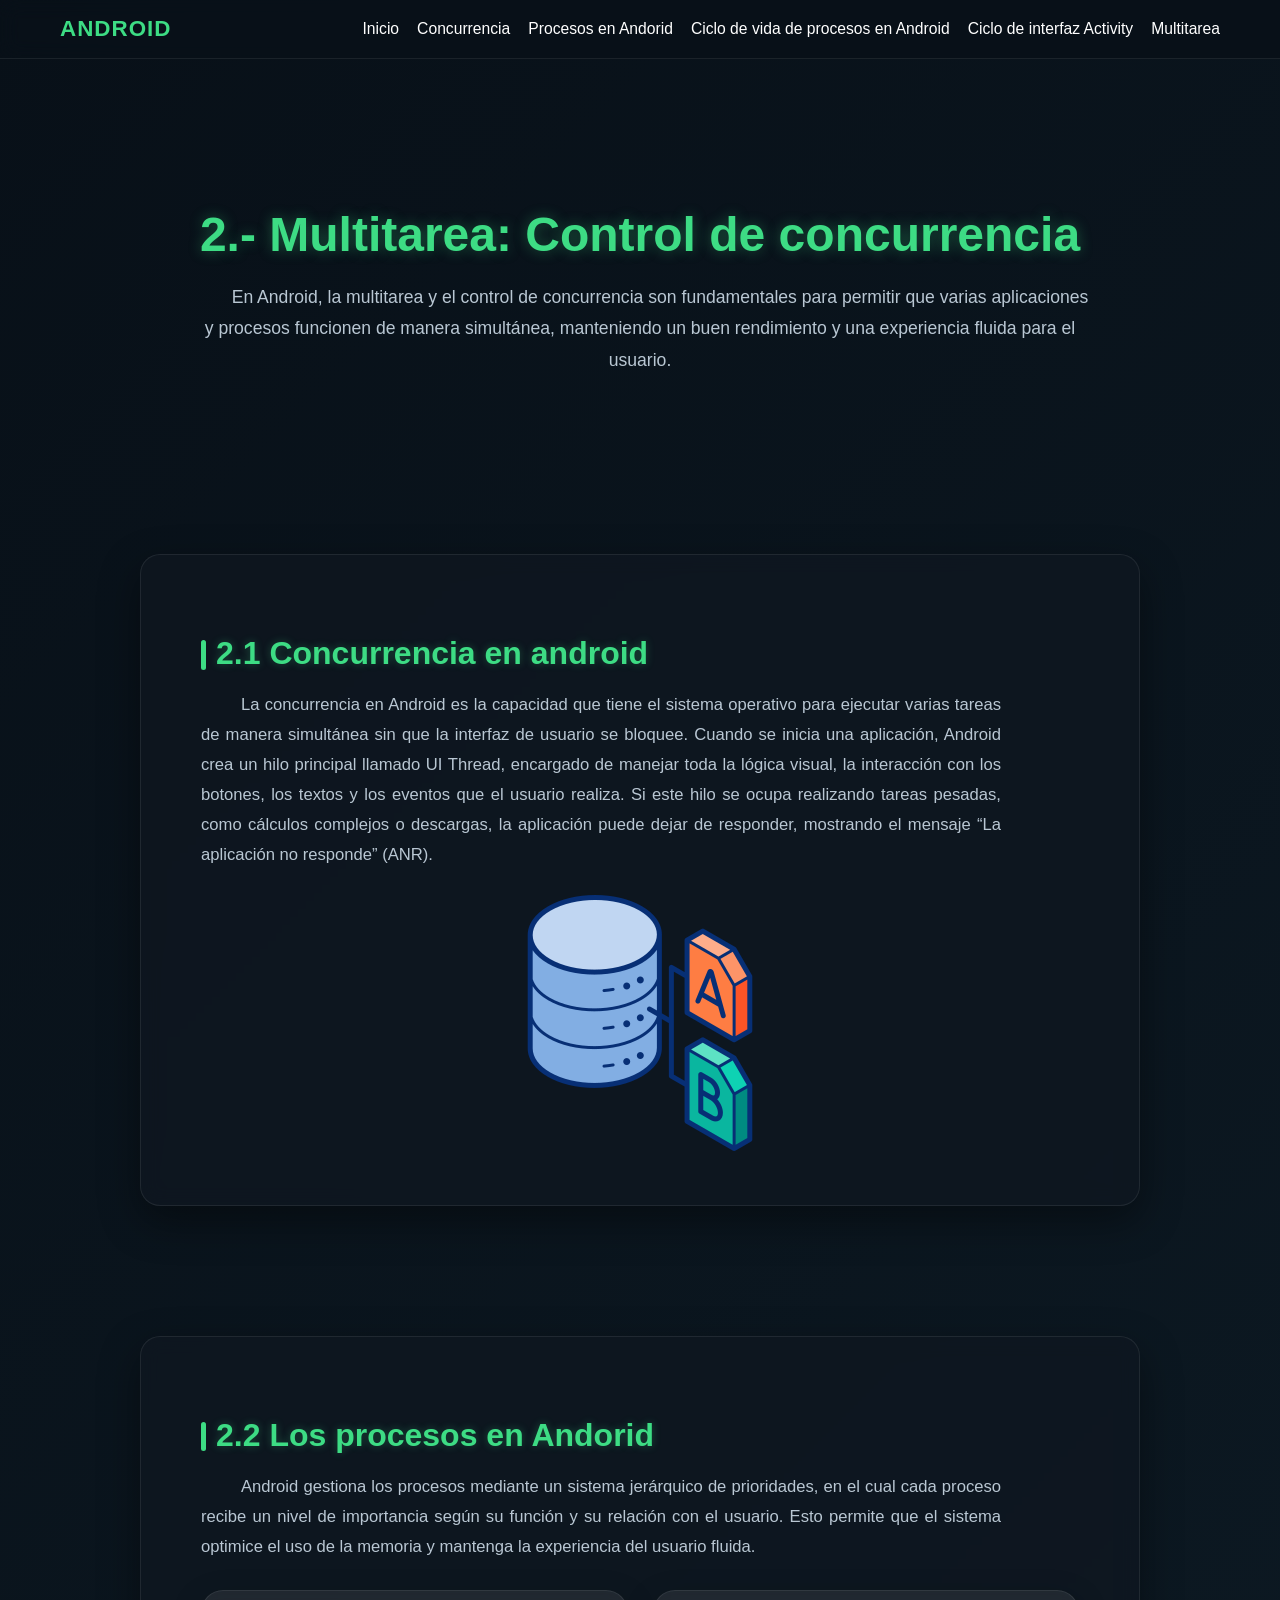
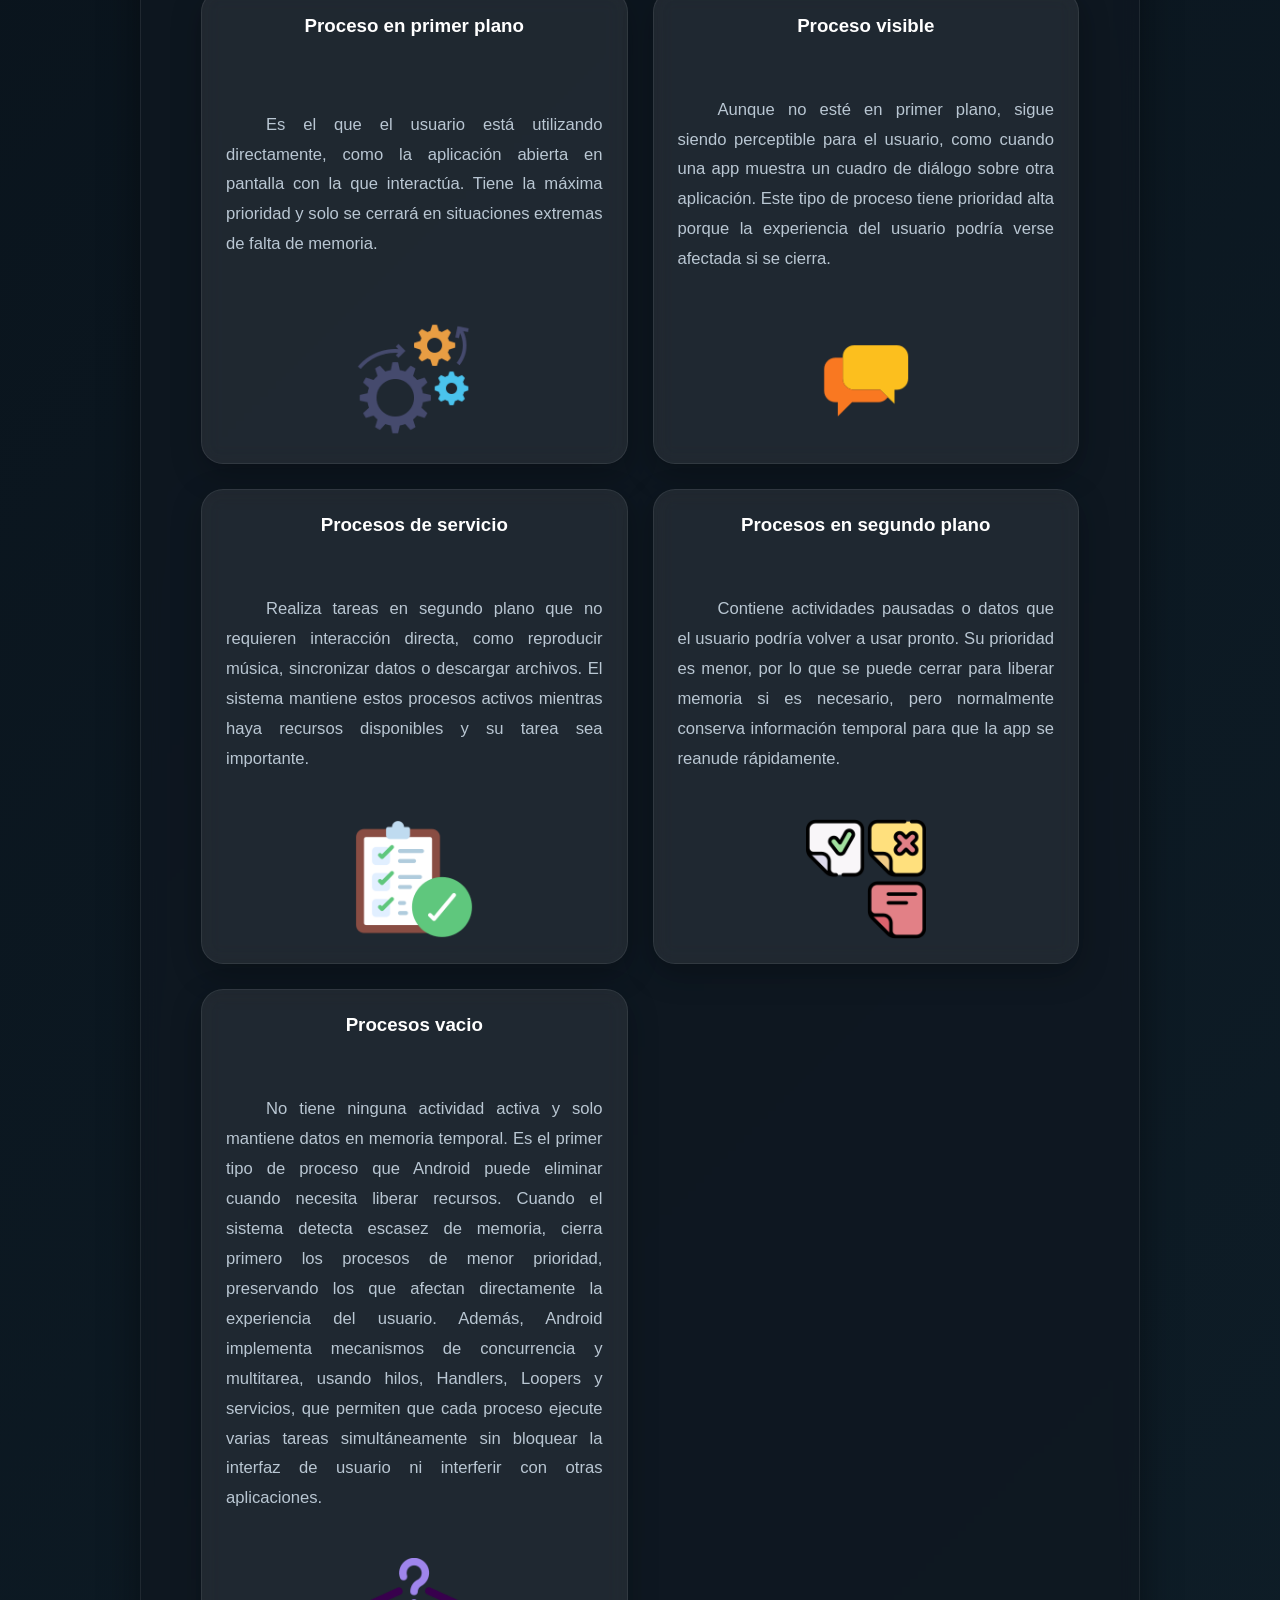
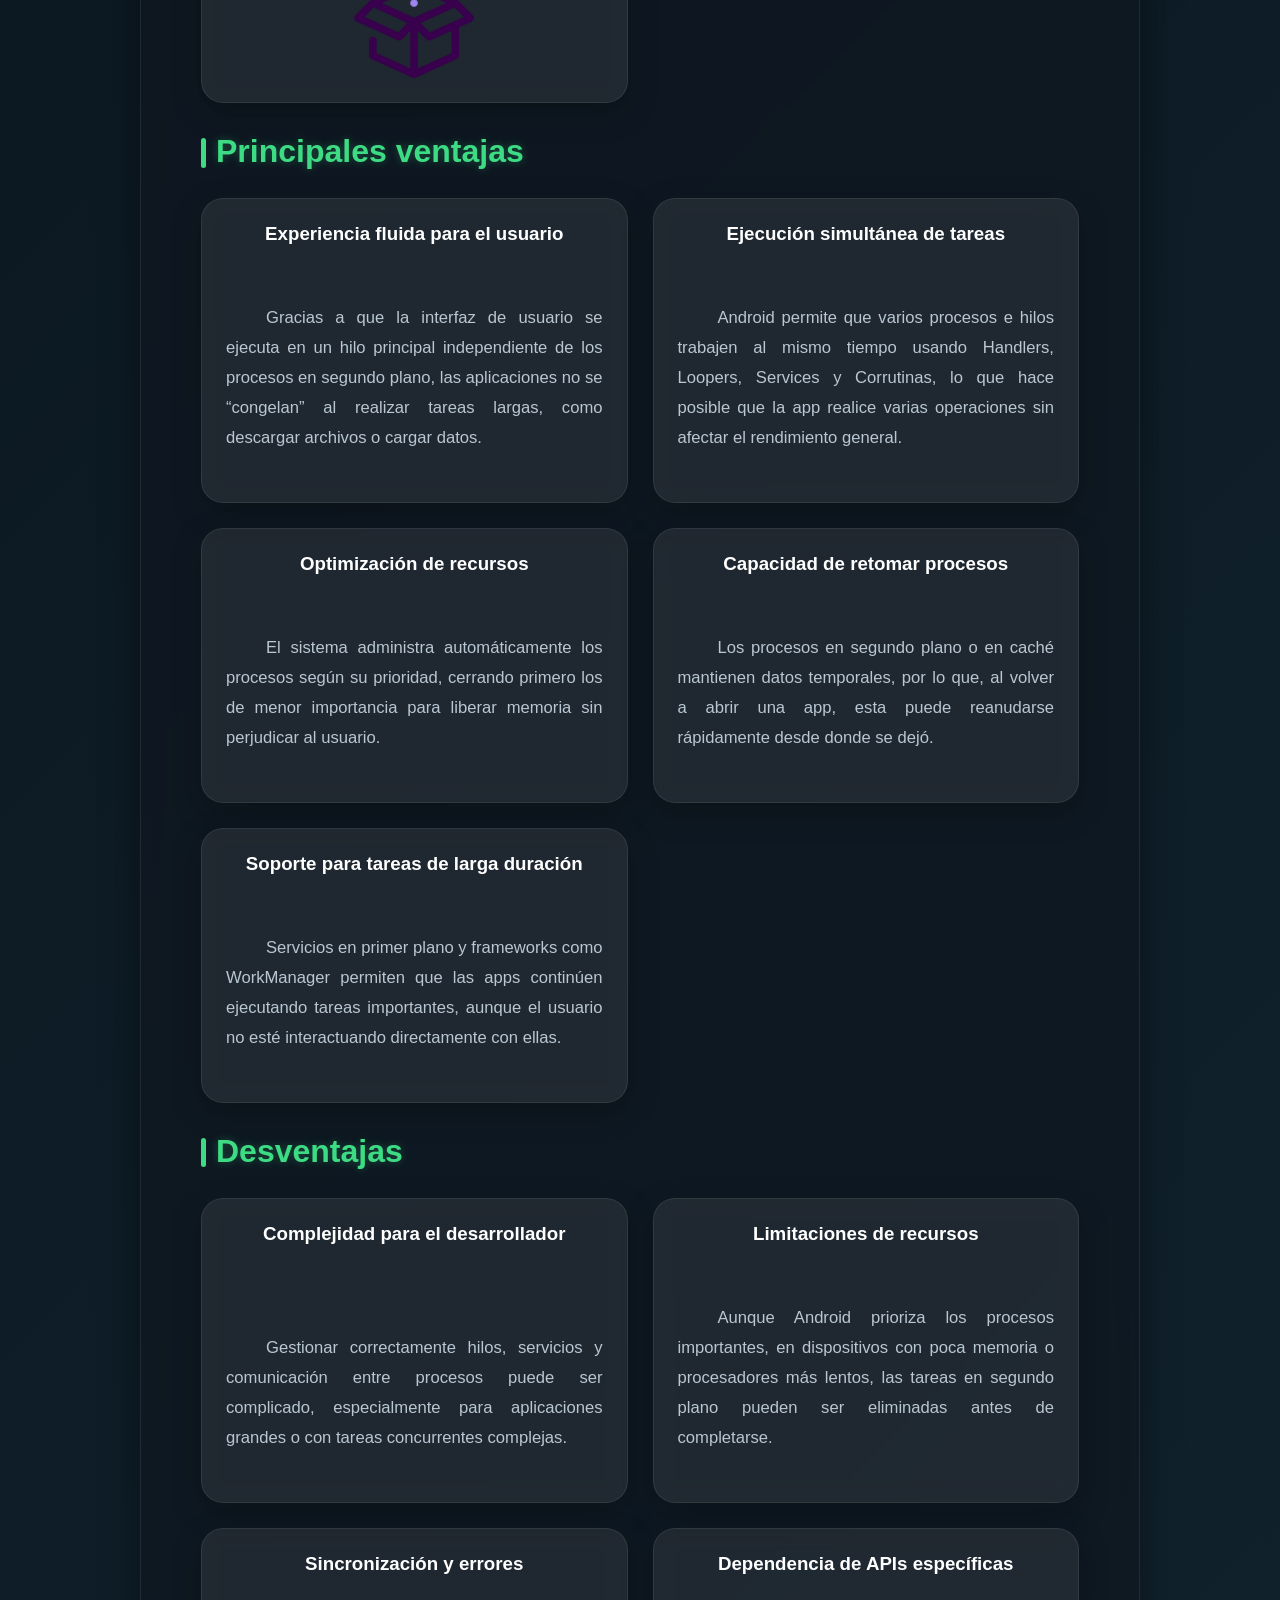
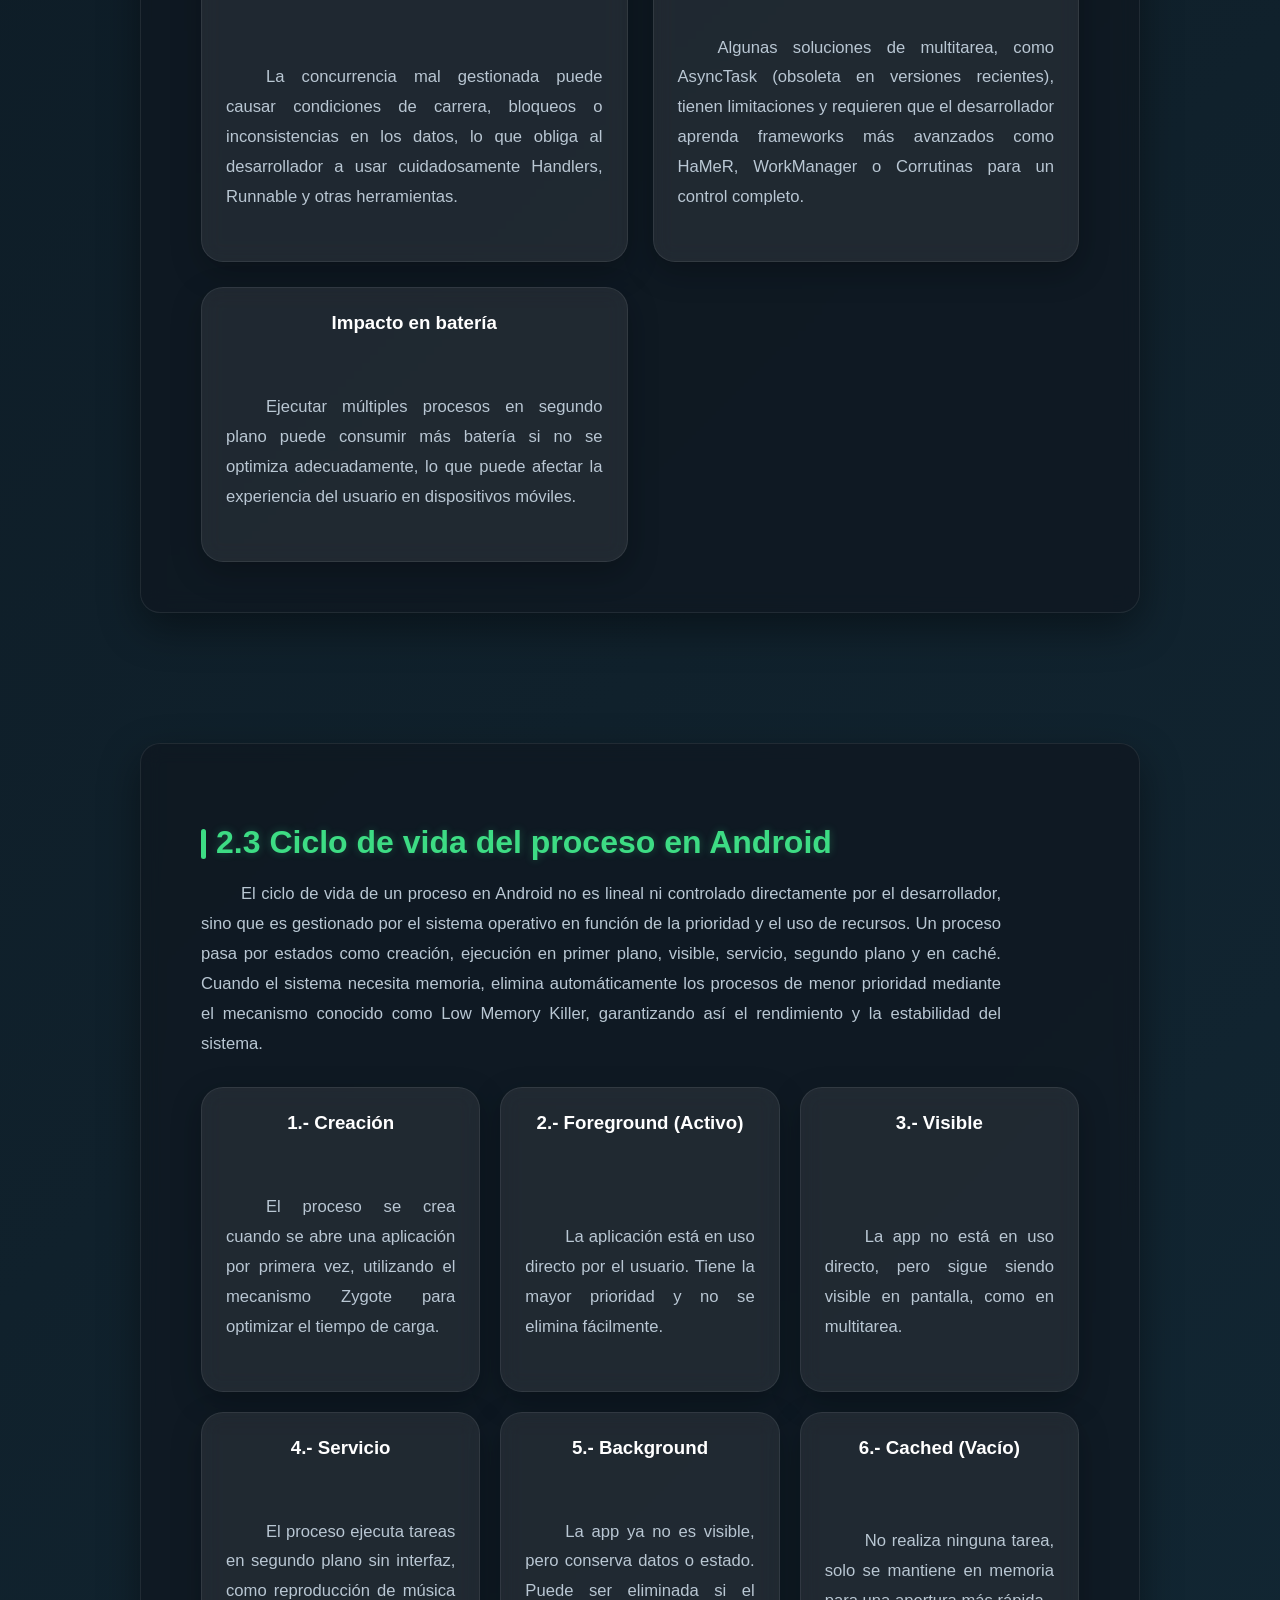
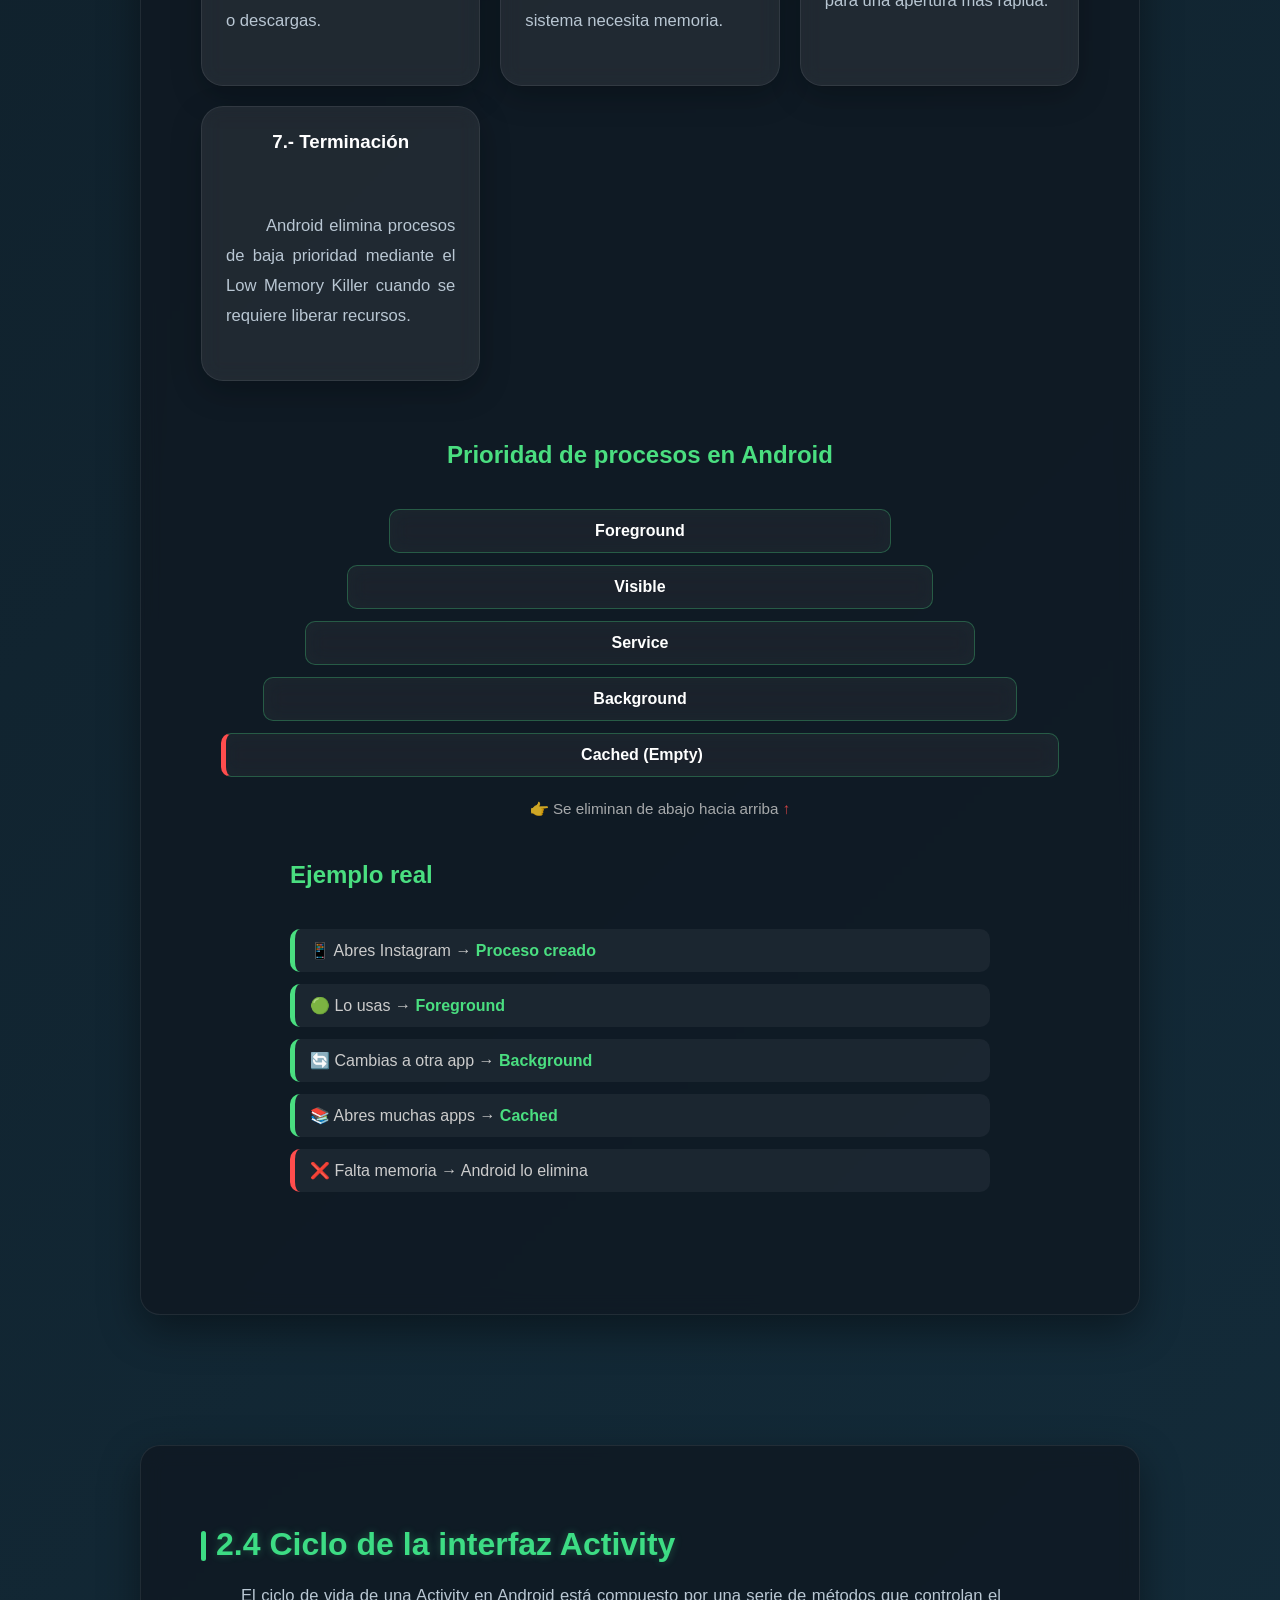
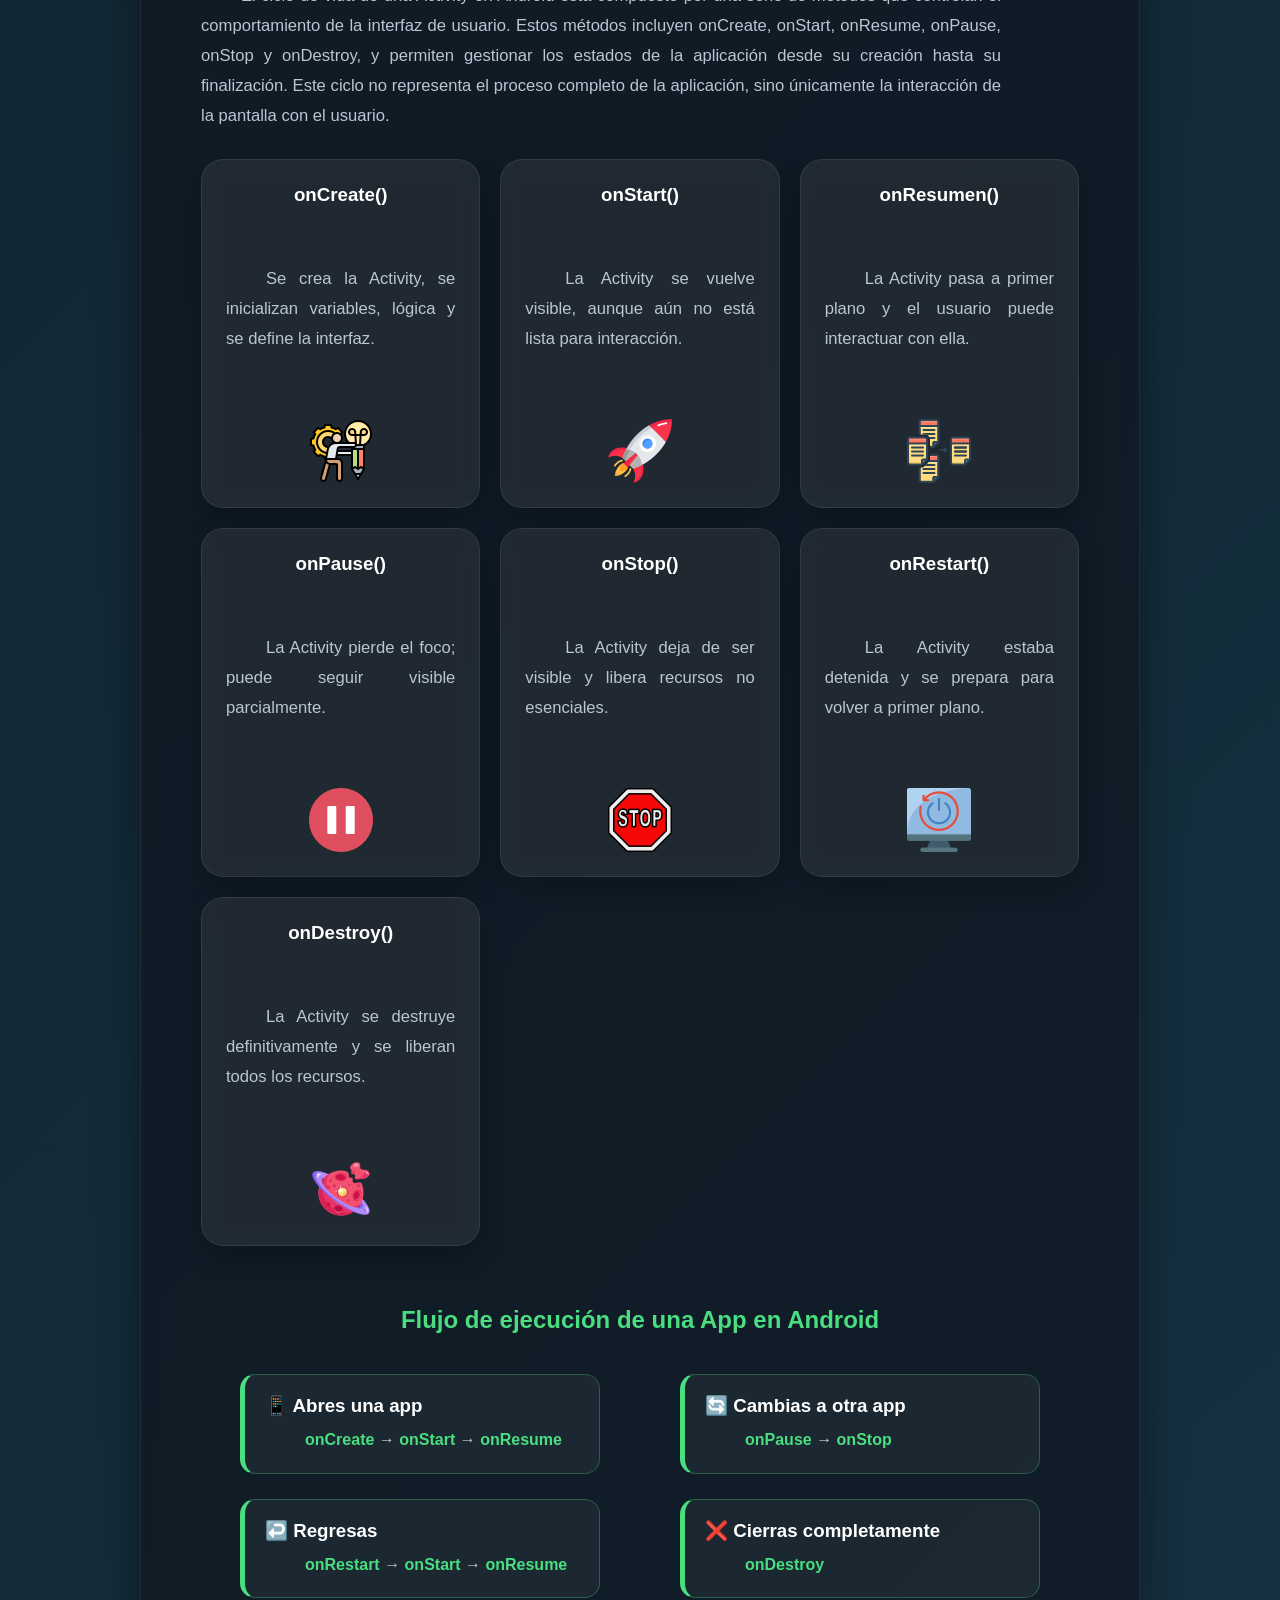
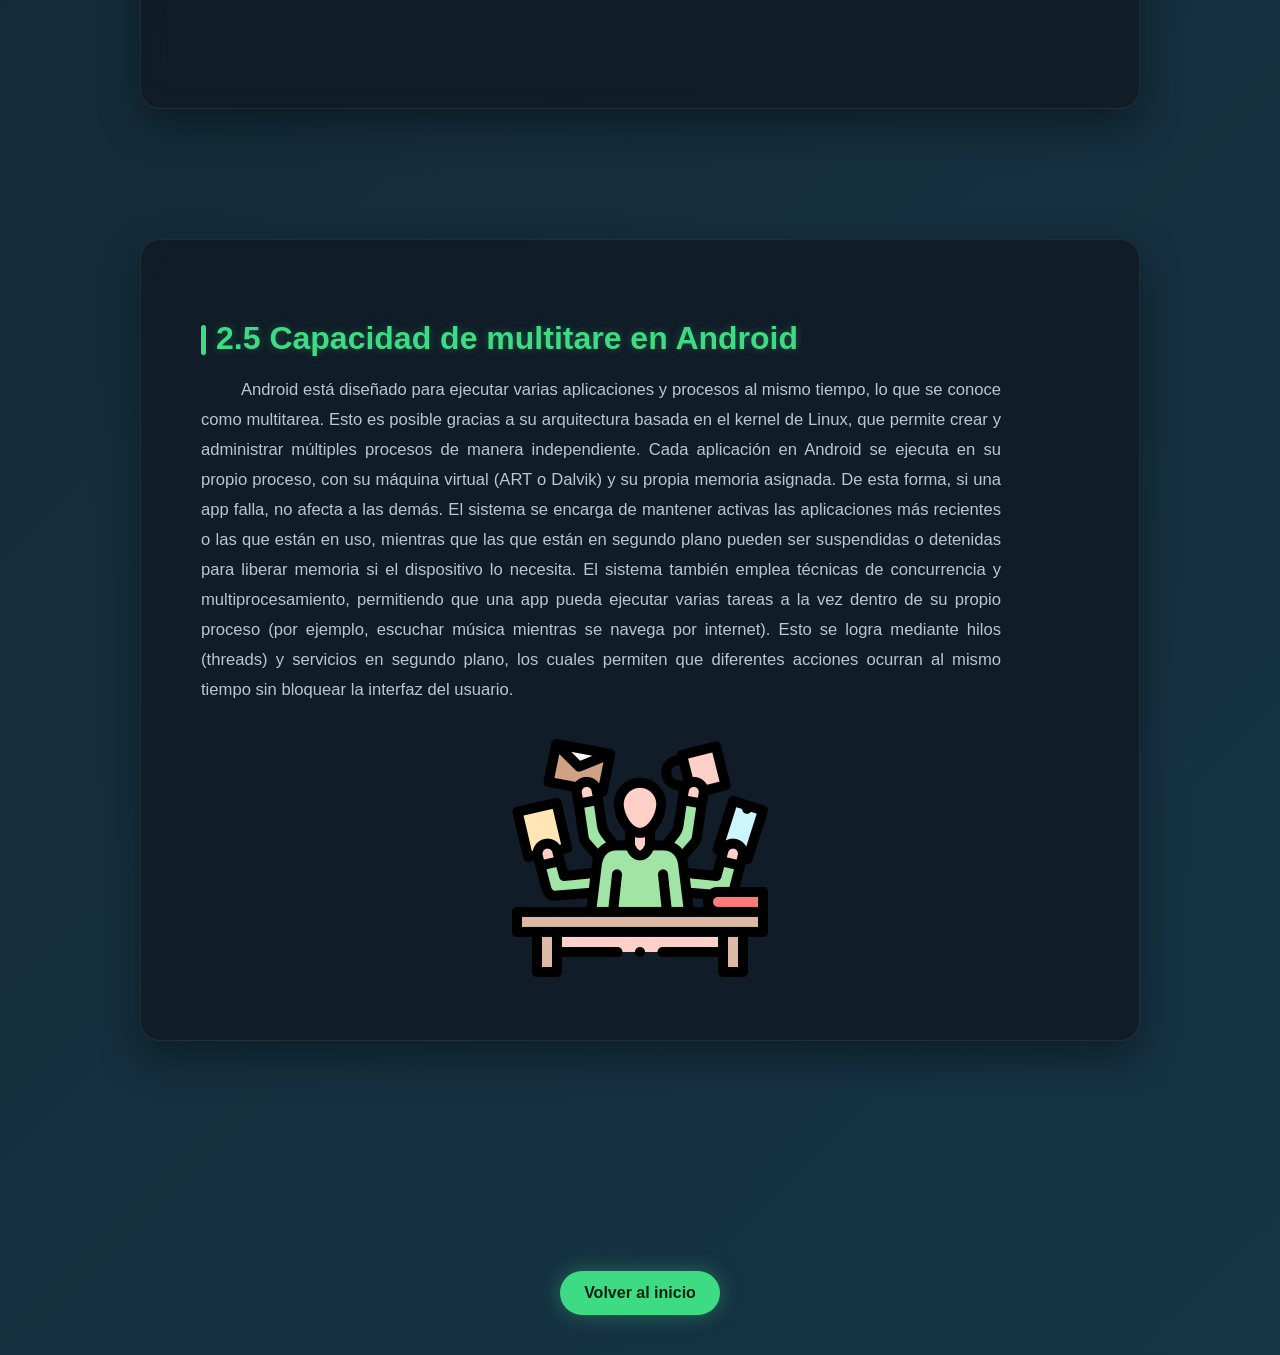
<file: concurrencia.html>
<!DOCTYPE html>
<html lang="es">
<head>
  <meta charset="UTF-8">
  <meta name="viewport" content="width=device-width, initial-scale=1.0">
  <title>Multitarea: Control de concurrencia</title>
  <link rel="stylesheet" href="CSS/styles.css">
</head>
<body>

  <header>
    <nav>
      <div class="logo">ANDROID</div>
      <div class="menu">
        <a href="index.html">Inicio</a>
        <a href="#concu">Concurrencia</a>
        <a href="#procesos">Procesos en Andorid</a>
        <a href="#ciclo">Ciclo de vida de procesos en Android</a>
        <a href="#ciclo2">Ciclo de interfaz Activity</a>
        <a href="#multi">Multitarea</a>
      </div>
    </nav>
  </header>

  <section class="tema-pagina">
    <div class="tema-contenido">
      <h1>2.- Multitarea: Control de concurrencia</h1>
      <p>
        En Android, la multitarea y el control de concurrencia son fundamentales para permitir
        que varias aplicaciones y procesos funcionen de manera simultánea, manteniendo un buen
        rendimiento y una experiencia fluida para el usuario.
      </p>
    </div>
  </section>

  <section id="concu">
    <div class="carac-wrapper">
      <h2 class="section-title">2.1 Concurrencia en android</h2>
      <p class="section-text">
        La concurrencia en Android es la capacidad que tiene el sistema operativo para ejecutar varias tareas de manera simultánea 
        sin que la interfaz de usuario se bloquee. Cuando se inicia una aplicación, Android crea un hilo principal llamado UI Thread, 
        encargado de manejar toda la lógica visual, la interacción con los botones, los textos y los eventos que el usuario realiza. 
        Si este hilo se ocupa realizando tareas pesadas, como cálculos complejos o descargas, la aplicación puede dejar de responder,
         mostrando el mensaje “La aplicación no responde” (ANR).
      </p>
     <center> <img src="IMG/concurrencia(1).png" alt=""></center>
    </div>
  </section>

<section id="procesos">
    <div class="carac-wrapper">
      <h2 class="section-title">2.2 Los procesos en Andorid</h2>
      <p class="section-text">
        Android gestiona los procesos mediante un sistema jerárquico de prioridades, en el cual cada proceso recibe un nivel de
         importancia según su función y su relación con el usuario. Esto permite que el sistema optimice el uso de la memoria y
          mantenga la experiencia del usuario fluida.
      </p>

      <div class="cards">
        <div class="card">
          <h3>Proceso en primer plano</h3>
          <p class="section-text">
            Es el que el usuario está utilizando directamente, como la aplicación abierta en pantalla con la que interactúa. 
            Tiene la máxima prioridad y solo se cerrará en situaciones extremas de falta de memoria.
          </p>
          <img src="IMG/ingenieria.png" alt="">
        </div>

        <div class="card">
          <h3>Proceso visible</h3>
          <p class="section-text">
            Aunque no esté en primer plano, sigue siendo perceptible para el usuario, como cuando una app muestra un cuadro de 
            diálogo sobre otra aplicación. Este tipo de proceso tiene prioridad alta porque la experiencia del usuario podría verse 
            afectada si se cierra.
          </p>
          <img src="IMG/cuadro-de-dialogo.png" alt="">
        </div>

        <div class="card">
          <h3>Procesos de servicio</h3>
          <p class="section-text">
            Realiza tareas en segundo plano que no requieren interacción directa, como reproducir música, 
            sincronizar datos o descargar archivos. El sistema mantiene estos procesos activos mientras haya recursos disponibles y su tarea sea importante.
          </p>
          <img src="IMG/planificacion-de-tareas.png" alt="">
        </div>

        <div class="card">
          <h3>Procesos en segundo plano</h3>
          <p class="section-text">
            Contiene actividades pausadas o datos que el usuario podría volver a usar pronto. Su prioridad es menor, por lo que se 
            puede cerrar para liberar memoria si es necesario, pero normalmente conserva información temporal para que la app se 
            reanude rápidamente.
          </p>
          <img src="IMG/lista-de-quehaceres.png" alt="">
        </div>

        <div class="card">
          <h3>Procesos vacio</h3>
          <p class="section-text">
            No tiene ninguna actividad activa y solo mantiene datos en memoria temporal. Es el primer tipo de proceso que Android puede eliminar cuando necesita liberar recursos. 
​   Cuando el sistema detecta escasez de memoria, cierra primero los procesos de menor prioridad, preservando los que afectan directamente
 la experiencia del usuario. Además, Android implementa mecanismos de concurrencia y multitarea, usando hilos, Handlers, Loopers y 
 servicios, que permiten que cada proceso ejecute varias tareas simultáneamente sin bloquear la interfaz de usuario ni interferir con
 otras aplicaciones. 
          </p>
          <img src="IMG/vacio.png" alt="">
        </div>
        
      </div>

     <div>
      <h2 class="section-title">Principales ventajas</h2>

      <div class="cards">
        <div class="card">
          <h3>Experiencia fluida para el usuario</h3>
          <p class="section-text">
            Gracias a que la interfaz de usuario se ejecuta en un hilo principal independiente de los procesos en segundo plano, 
            las aplicaciones no se “congelan” al realizar tareas largas, como descargar archivos o cargar datos.
          </p>
        </div>

        <div class="card">
          <h3>Ejecución simultánea de tareas</h3>
          <p class="section-text">
            Android permite que varios procesos e hilos trabajen al mismo tiempo usando Handlers, Loopers, Services y Corrutinas,
             lo que hace posible que la app realice varias operaciones sin afectar el rendimiento general.
          </p>
        </div>

        <div class="card">
          <h3>Optimización de recursos</h3>
          <p class="section-text">
            El sistema administra automáticamente los procesos según su prioridad, cerrando primero los de menor importancia
             para liberar memoria sin perjudicar al usuario.
          </p>
        </div>

        <div class="card">
          <h3>Capacidad de retomar procesos</h3>
          <p class="section-text">
            Los procesos en segundo plano o en caché mantienen datos temporales, por lo que, al volver a abrir una app, 
            esta puede reanudarse rápidamente desde donde se dejó.
          </p>
        </div>

        <div class="card">
          <h3>Soporte para tareas de larga duración</h3>
          <p class="section-text">
            Servicios en primer plano y frameworks como WorkManager permiten que las apps continúen ejecutando tareas importantes,
             aunque el usuario no esté interactuando directamente con ellas.
          </p>
        </div>

        
      </div>

<h2 class="section-title">Desventajas</h2>
<div class="cards">
<div class="card">
          <h3>Complejidad para el desarrollador</h3>
          <p class="section-text">
            Gestionar correctamente hilos, servicios y comunicación entre procesos puede ser complicado, especialmente para aplicaciones
             grandes o con tareas concurrentes complejas.
          </p>
        </div>
<div class="card">
      <h3>Limitaciones de recursos</h3>
          <p class="section-text">
            Aunque Android prioriza los procesos importantes, en dispositivos con poca memoria o procesadores más lentos, las tareas
             en segundo plano pueden ser eliminadas antes de completarse.
          </p>
        </div>
        <div class="card">
      <h3>Sincronización y errores</h3>
          <p class="section-text"> 
            La concurrencia mal gestionada puede causar condiciones de carrera, bloqueos o inconsistencias en los datos, 
            lo que obliga al desarrollador a usar cuidadosamente Handlers, Runnable y otras herramientas.
             
          </p>
        </div>
        <div class="card">
         <h3>Dependencia de APIs específicas</h3>
          <p class="section-text">
            Algunas soluciones de multitarea, como AsyncTask (obsoleta en versiones recientes), tienen limitaciones y requieren que 
            el desarrollador aprenda frameworks más avanzados como HaMeR, WorkManager o Corrutinas para un control completo.
             
          </p>
        </div>
        <div class="card">
        <h3>Impacto en batería</h3>
          <p class="section-text">
            Ejecutar múltiples procesos en segundo plano puede consumir más batería si no se optimiza adecuadamente, lo que puede
             afectar la experiencia del usuario en dispositivos móviles.
             
          </p>
        </div>
     
    </div>
    </div>
    </div>

   
  </section>

<section id="ciclo">
  <div class="carac-wrapper">
    <h2 class="section-title">2.3 Ciclo de vida del proceso en Android</h2>
    <p class="section-text">
      El ciclo de vida de un proceso en Android no es lineal ni controlado directamente por el desarrollador, sino que es gestionado 
      por el sistema operativo en función de la prioridad y el uso de recursos. Un proceso pasa por estados como creación, ejecución 
      en primer plano, visible, servicio, segundo plano y en caché. Cuando el sistema necesita memoria, elimina automáticamente los
       procesos de menor prioridad mediante el mecanismo conocido como Low Memory Killer, garantizando así el rendimiento y la
        estabilidad del sistema.
    </p>

    <div class="cards">

      <div class="card">
        <h3>1.- Creación</h3>
        <p class="section-text">El proceso se crea cuando se abre una aplicación por primera vez, utilizando el mecanismo Zygote para optimizar el tiempo de carga.</p>
      </div>

      <div class="card">
        <h3>2.- Foreground (Activo)</h3>
        <p class="section-text">La aplicación está en uso directo por el usuario. Tiene la mayor prioridad y no se elimina fácilmente.</p>
      </div>

      <div class="card">
        <h3>3.- Visible</h3>
        <p class="section-text">La app no está en uso directo, pero sigue siendo visible en pantalla, como en multitarea.</p>
      </div>

      <div class="card">
        <h3>4.- Servicio</h3>
        <p class="section-text">El proceso ejecuta tareas en segundo plano sin interfaz, como reproducción de música o descargas.</p>
      </div>

      <div class="card">
        <h3>5.- Background</h3>
        <p class="section-text">La app ya no es visible, pero conserva datos o estado. Puede ser eliminada si el sistema necesita memoria.</p>
      </div>

      <div class="card">
        <h3>6.- Cached (Vacío)</h3>
        <p class="section-text">No realiza ninguna tarea, solo se mantiene en memoria para una apertura más rápida.</p>
      </div>

      <div class="card">
        <h3>7.- Terminación</h3>
        <p class="section-text">Android elimina procesos de baja prioridad mediante el Low Memory Killer cuando se requiere liberar recursos.</p>
      </div>

    </div>
    <section class="prioridad-android">
  <h2>Prioridad de procesos en Android</h2>

  <div class="piramide">
    <div class="nivel">Foreground</div>
    <div class="nivel">Visible</div>
    <div class="nivel">Service</div>
    <div class="nivel">Background</div>
    <div class="nivel eliminar">Cached (Empty)</div>
  </div>

  <p class="nota">👉 Se eliminan de abajo hacia arriba</p>

  <!-- Ejemplo -->
  <div class="ejemplo">
    <h2>Ejemplo real</h2>

    <div class="paso">📱 Abres Instagram → <span>Proceso creado</span></div>
    <div class="paso">🟢 Lo usas → <span>Foreground</span></div>
    <div class="paso">🔄 Cambias a otra app → <span>Background</span></div>
    <div class="paso">📚 Abres muchas apps → <span>Cached</span></div>
    <div class="paso eliminar">❌ Falta memoria → Android lo elimina</div>
  </div>
</section>
  </div>
  
</section>


  <section id="ciclo2">
    <div class="carac-wrapper">
      <h2 class="section-title">2.4 Ciclo de la interfaz Activity</h2>
      <p class="section-text">El ciclo de vida de una Activity en Android está compuesto por una serie de métodos que controlan el
         comportamiento de la interfaz de usuario. Estos métodos incluyen onCreate, onStart, onResume, onPause, onStop y onDestroy, y 
         permiten gestionar los estados de la aplicación desde su creación hasta su finalización. Este ciclo no representa el proceso
          completo de la aplicación, sino únicamente la interacción de la pantalla con el usuario.</p>

      <div class="cards">
        <div class="card">
          <h3>onCreate()</h3>
          <p class="section-text">
           Se crea la Activity, se inicializan variables, lógica y se define la interfaz.
          </p>
          <img src="IMG/generar.png" alt="">
        </div>

        <div class="card">
          <h3>onStart()</h3>
          <p class="section-text">
            La Activity se vuelve visible, aunque aún no está lista para interacción.
          </p>
          <img src="IMG/start-up.png" alt="">
        </div>

        <div class="card">
          <h3>onResumen()</h3>
          <p class="section-text">
            La Activity pasa a primer plano y el usuario puede interactuar con ella.
          </p>
          <img src="IMG/resumen.png" alt="">
        </div>

        <div class="card">
          <h3>onPause()</h3>
          <p class="section-text">
            La Activity pierde el foco; puede seguir visible parcialmente.
          </p>
          <img src="IMG/boton-de-pausa.png" alt="">
        </div>

        <div class="card">
          <h3>onStop()</h3>
          <p class="section-text">
            La Activity deja de ser visible y libera recursos no esenciales.
          </p>
          <img src="IMG/senal-de-stop.png" alt="">
        </div>

        <div class="card">
          <h3>onRestart()</h3>
          <p class="section-text">
            La Activity estaba detenida y se prepara para volver a primer plano.
          </p>
          <img src="IMG/reanudar.png" alt="">
        </div>

        <div class="card">
          <h3>onDestroy()</h3>
          <p class="section-text">
            La Activity se destruye definitivamente y se liberan todos los recursos.
          </p>
          <img src="IMG/planeta-destruido.png" alt="">
        </div>
      </div>
      <section class="flujo-app">
  <h2>Flujo de ejecución de una App en Android</h2>

  <div class="timeline">

    <div class="evento">
      <h3>📱 Abres una app</h3>
      <p><span>onCreate</span> → <span>onStart</span> → <span>onResume</span></p>
    </div>

    <div class="evento">
      <h3>🔄 Cambias a otra app</h3>
      <p><span>onPause</span> → <span>onStop</span></p>
    </div>

    <div class="evento">
      <h3>↩️ Regresas</h3>
      <p><span>onRestart</span> → <span>onStart</span> → <span>onResume</span></p>
    </div>

    <div class="evento">
      <h3>❌ Cierras completamente</h3>
      <p><span>onDestroy</span></p>
    </div>

  </div>
</section>

    </div>
  </section>

  <section id="multi">
    <div class="carac-wrapper">
      <h2 class="section-title">2.5 Capacidad de multitare en Android</h2>
      <p class="section-text">
        Android está diseñado para ejecutar varias aplicaciones y procesos al mismo tiempo, lo que se conoce como multitarea. Esto es posible gracias a su arquitectura basada en el kernel de Linux, que permite crear y administrar múltiples procesos de manera independiente. 
     Cada aplicación en Android se ejecuta en su propio proceso, con su máquina virtual (ART o Dalvik) y su propia memoria asignada. De esta forma, si una app falla, no afecta a las demás. El sistema se encarga de mantener activas las aplicaciones más recientes o las que están en uso, mientras que las que están en segundo plano pueden ser suspendidas o detenidas para liberar memoria si el dispositivo lo necesita. 
  El sistema también emplea técnicas de concurrencia y multiprocesamiento, permitiendo que una app pueda ejecutar varias tareas 
  a la vez dentro de su propio proceso (por ejemplo, escuchar música mientras se navega por internet). Esto se logra mediante hilos 
  (threads) y servicios en segundo plano, los cuales permiten que diferentes acciones ocurran al mismo tiempo sin bloquear la interfaz
   del usuario.
      </p>
<center><img src="IMG/multitarea(1).png" alt=""></center>
    </div>
  </section>

  

  <section id="importancia">
    

    <div class="btn-container">
        <a href="index.html" class="btn">Volver al inicio</a>
      </div>
  </section>

</body>
</html>
</file>
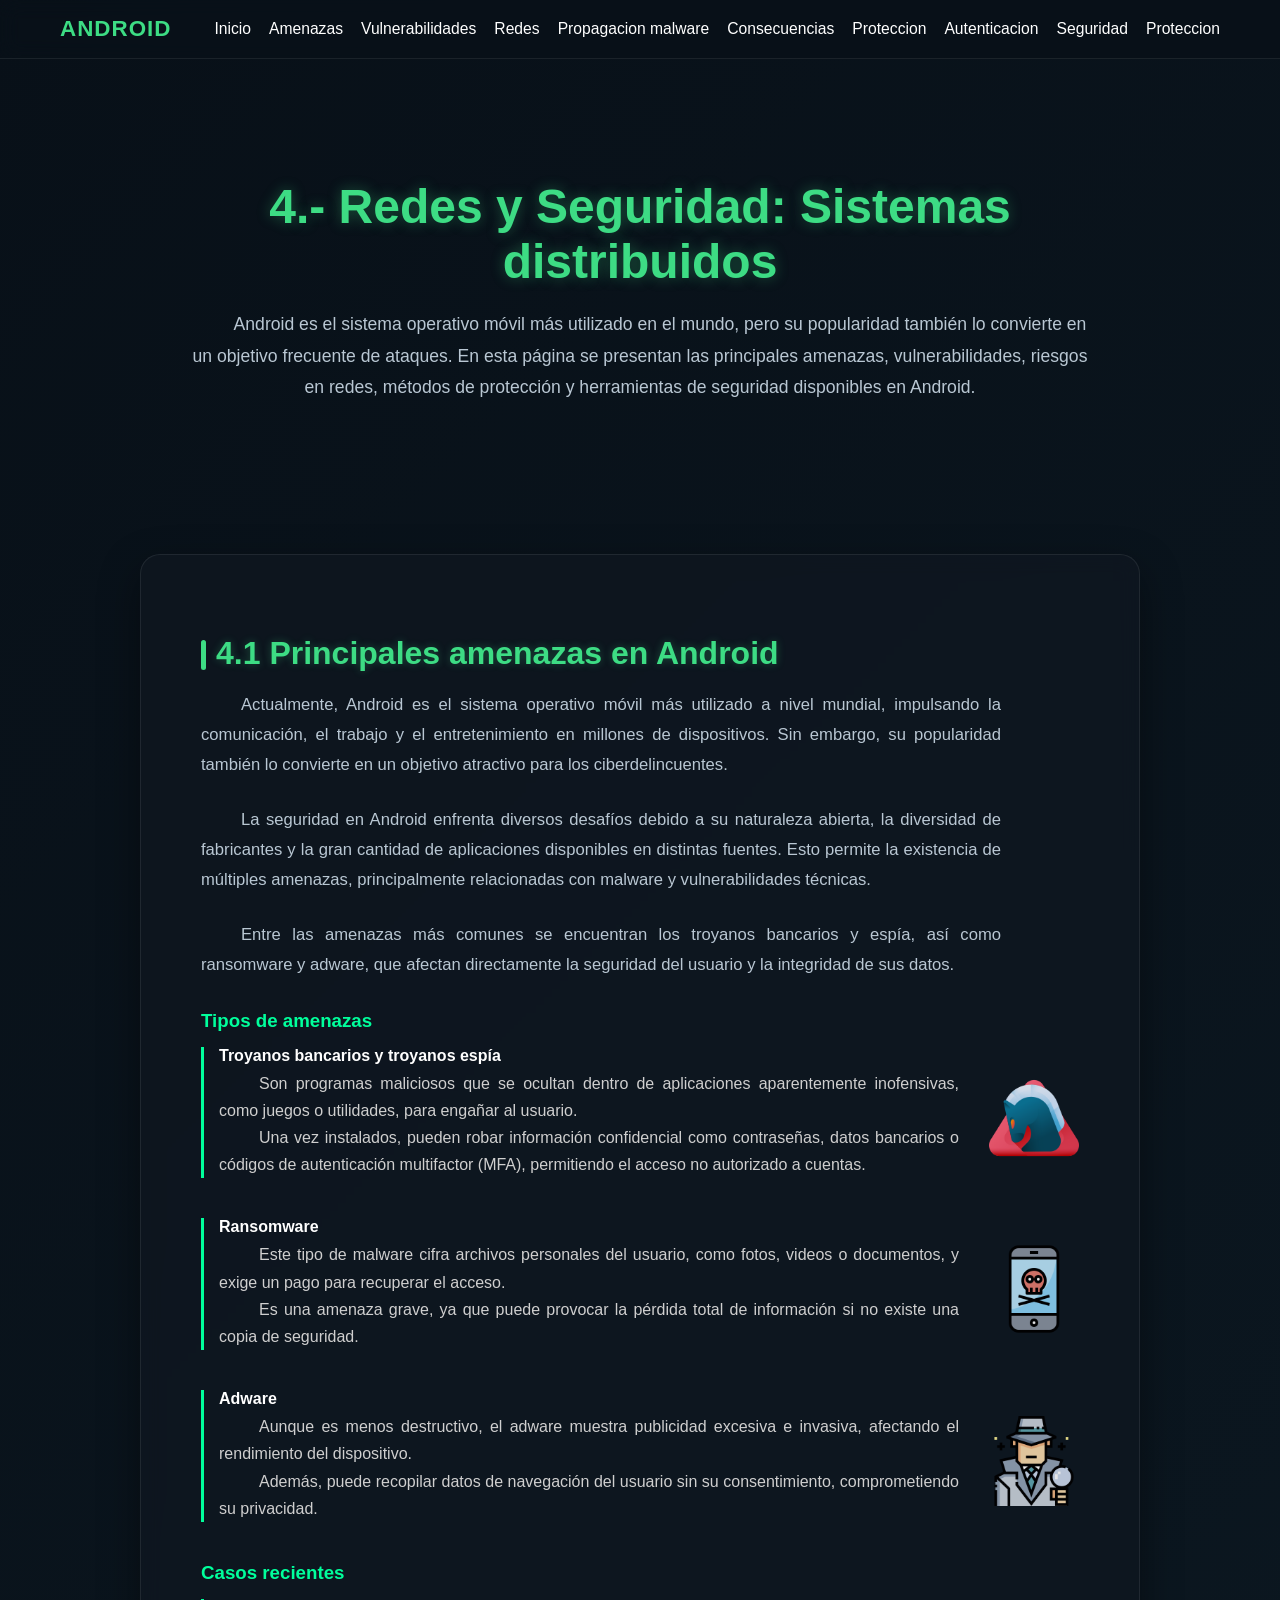
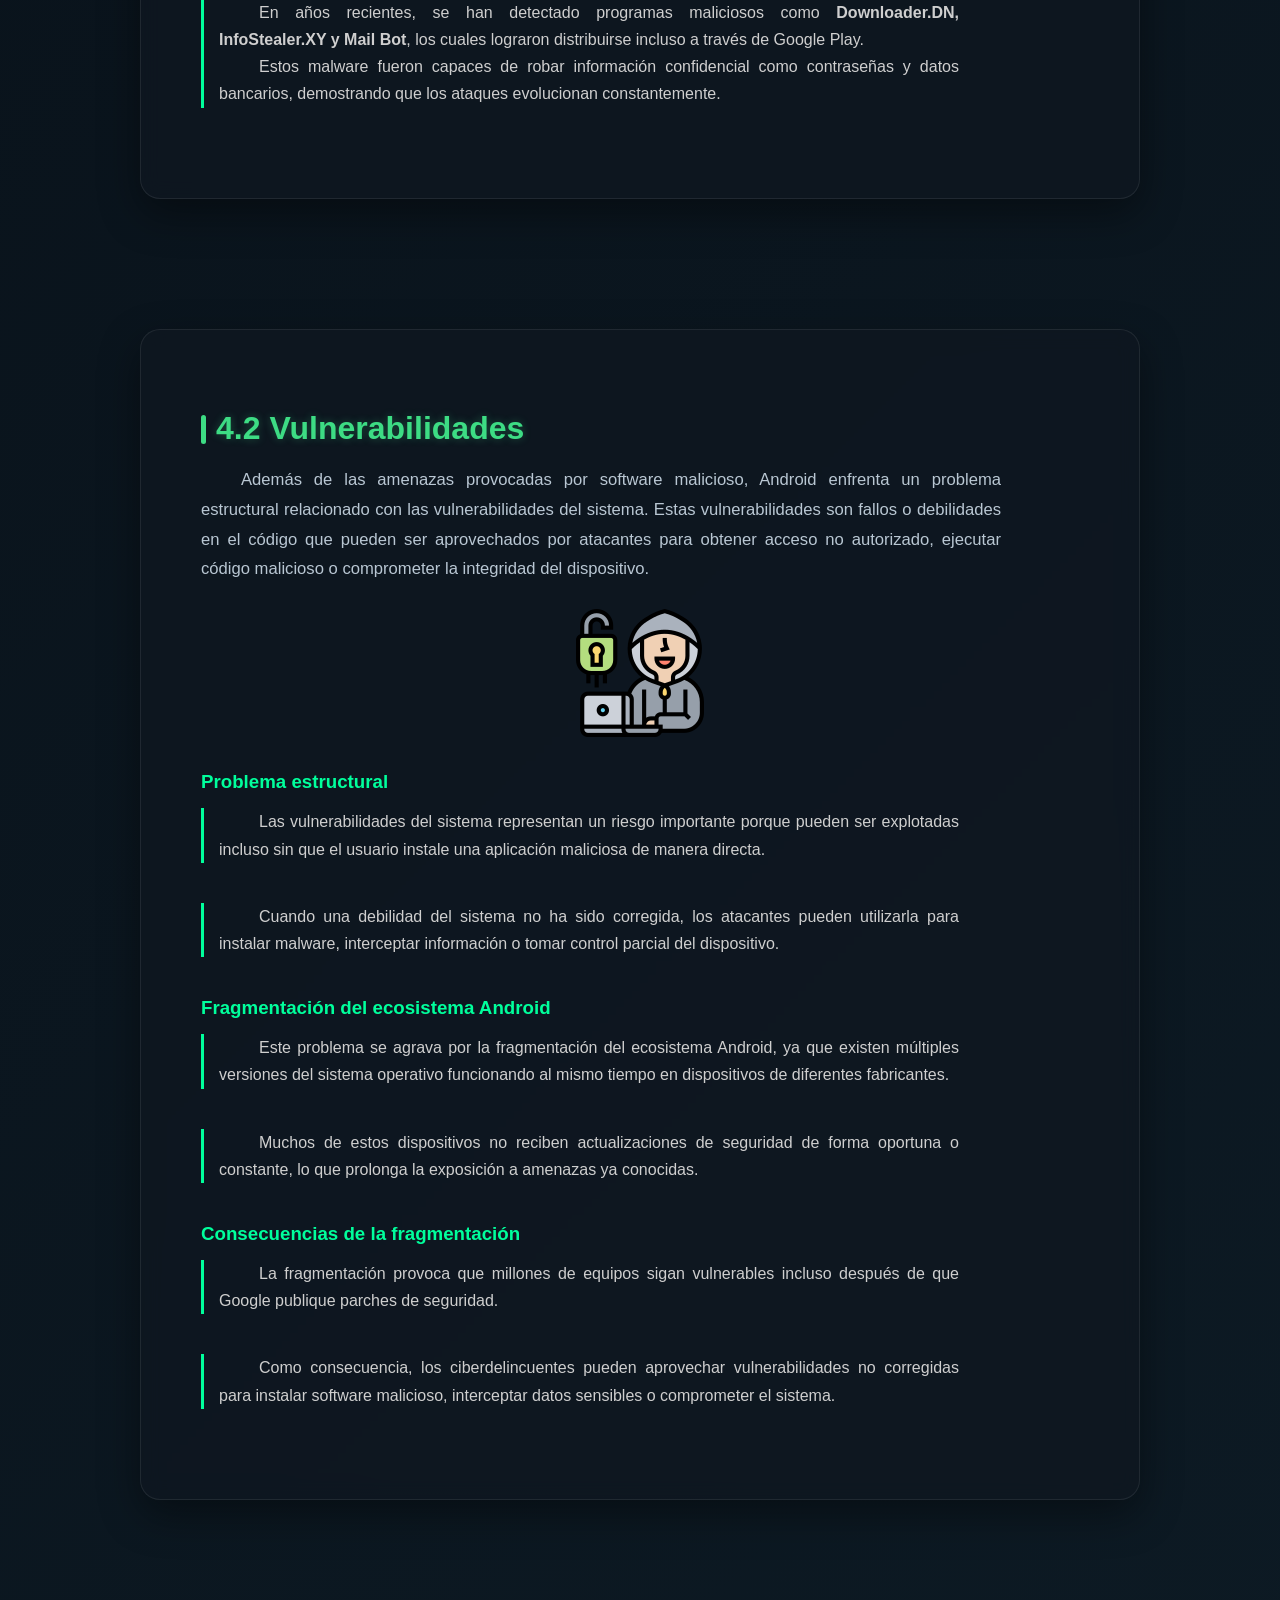
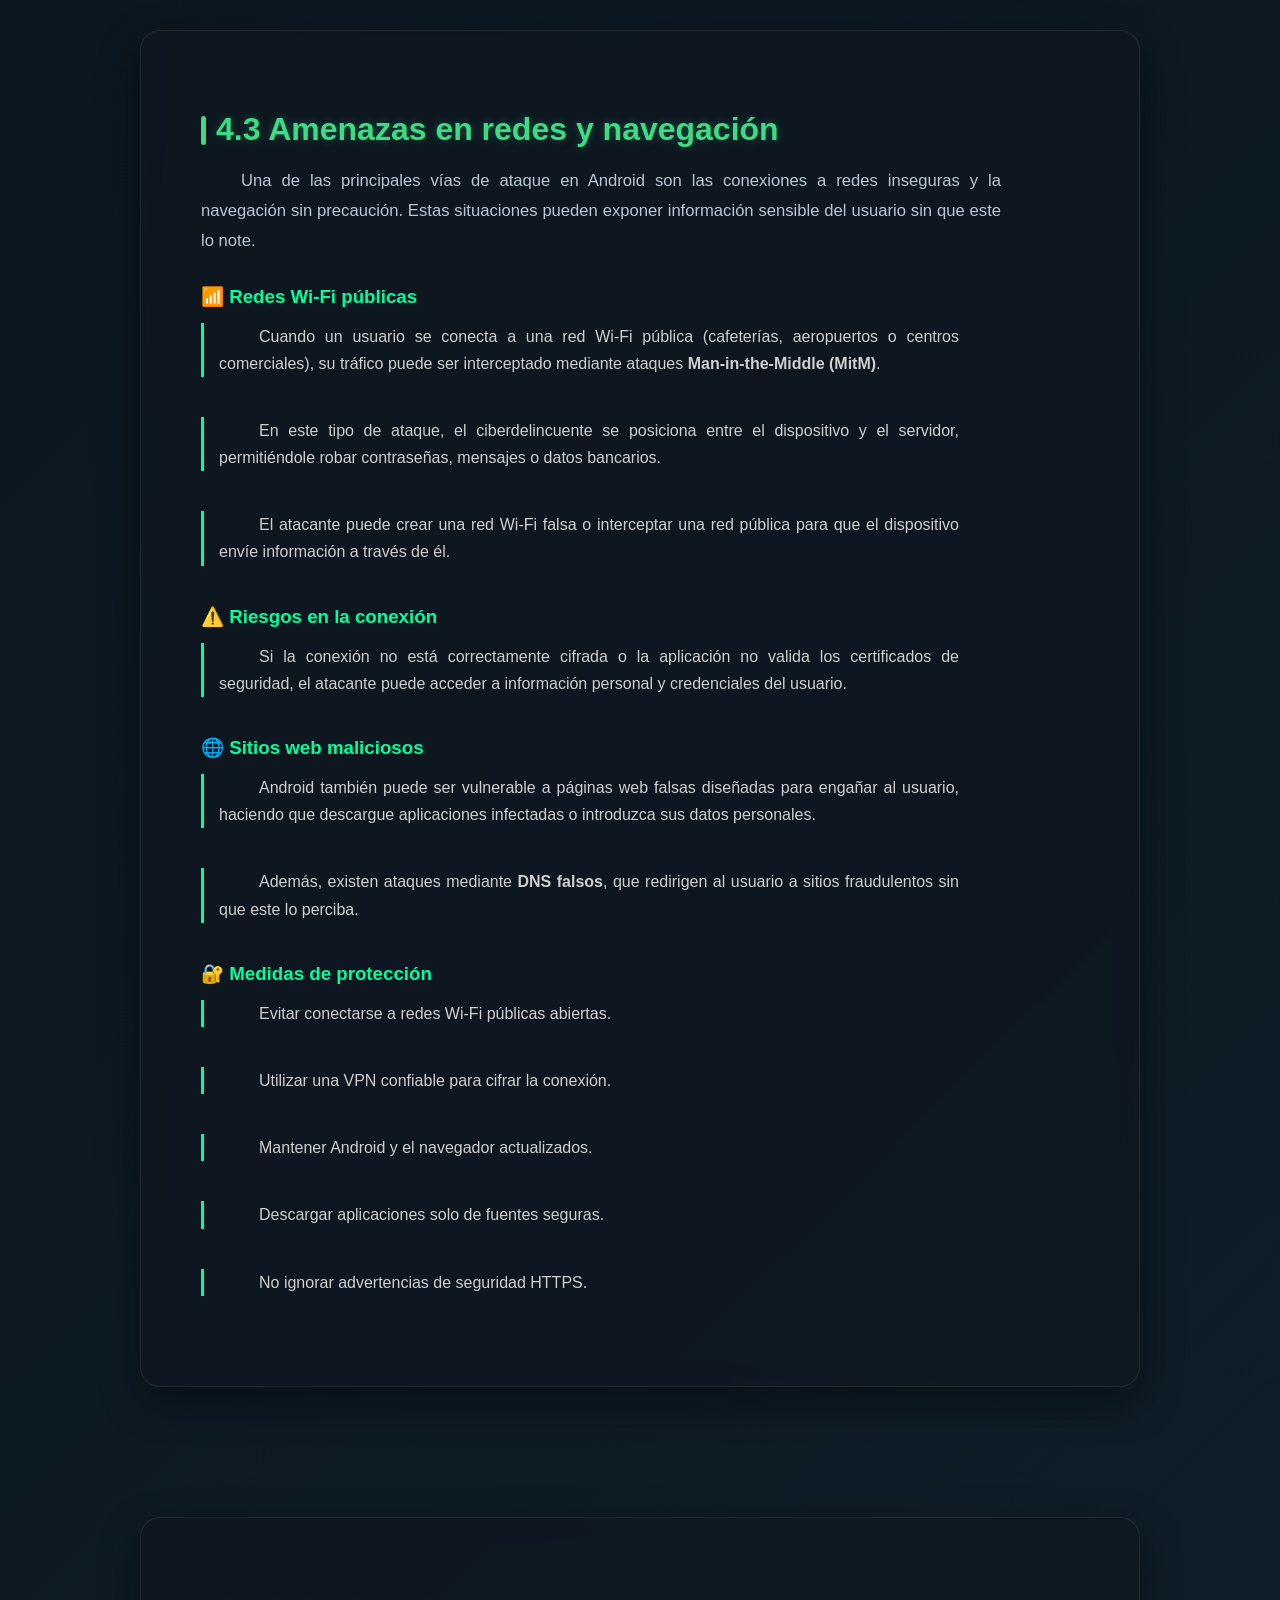
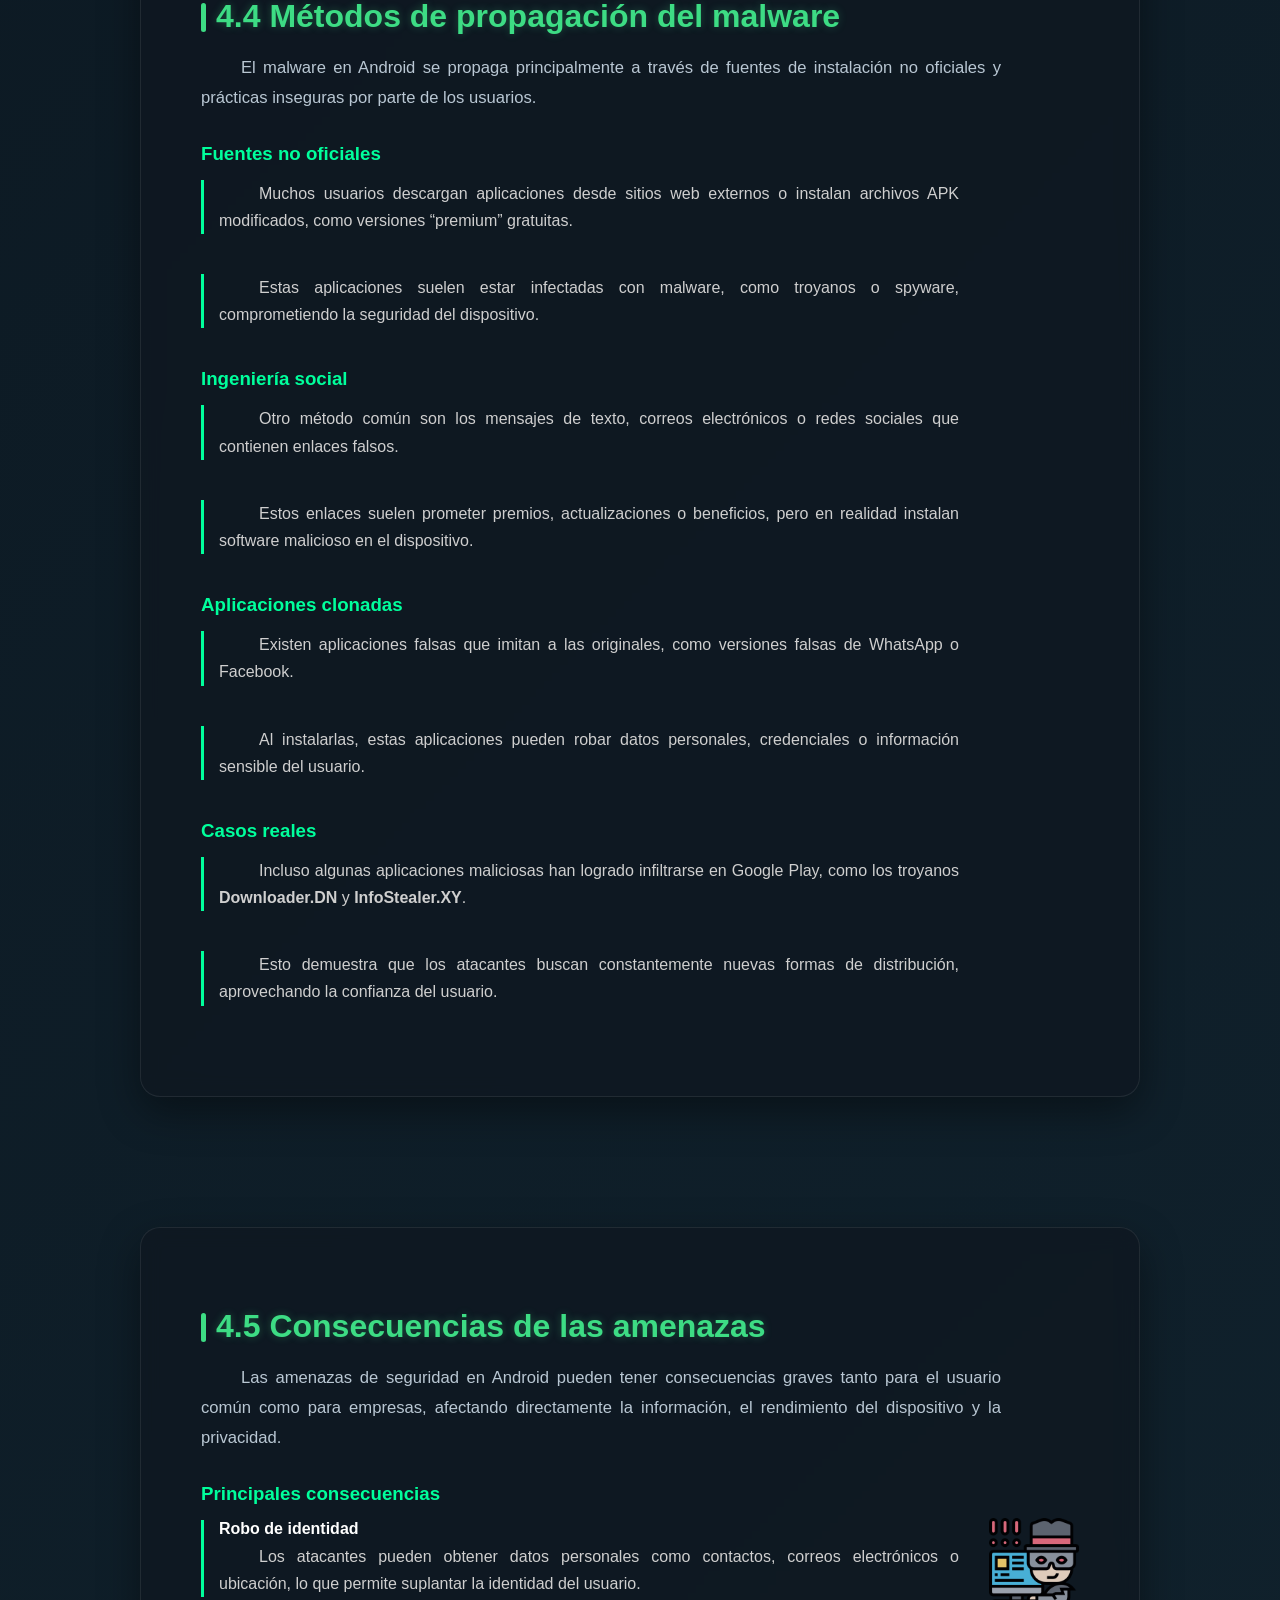
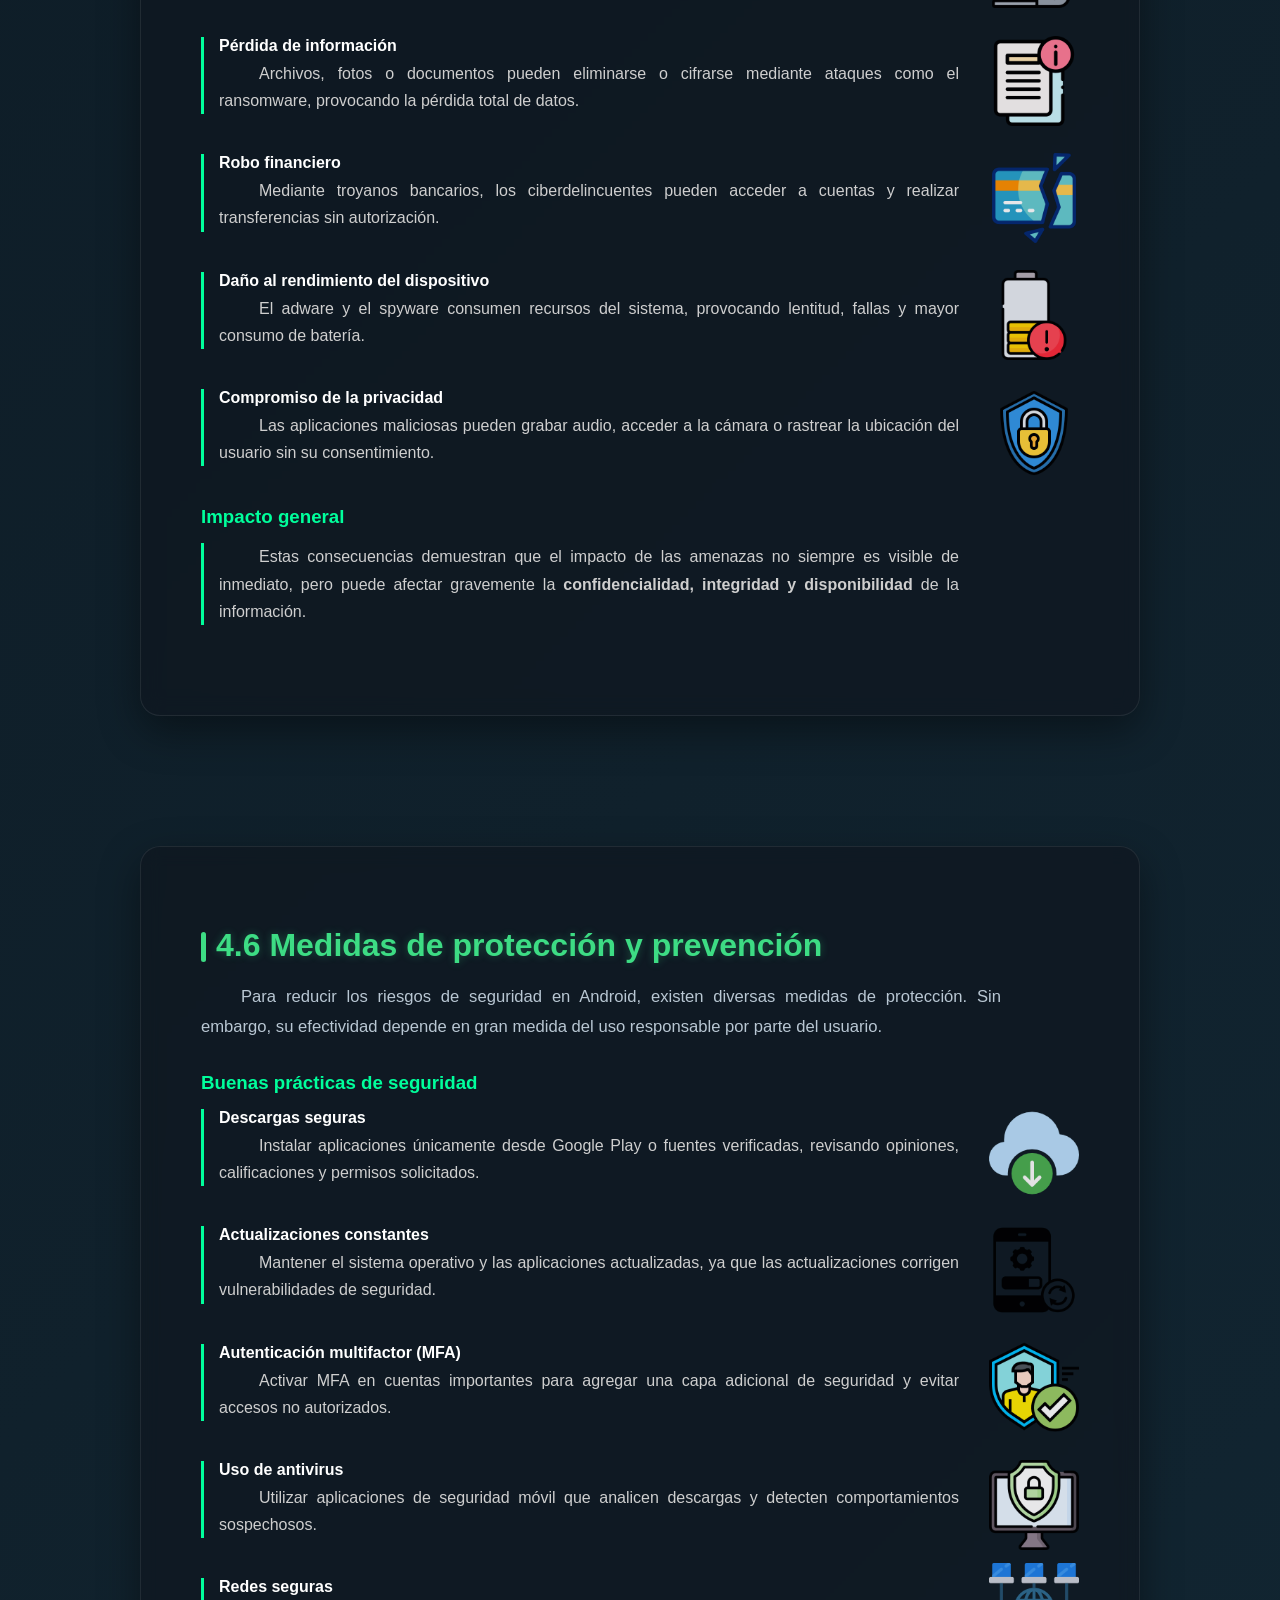
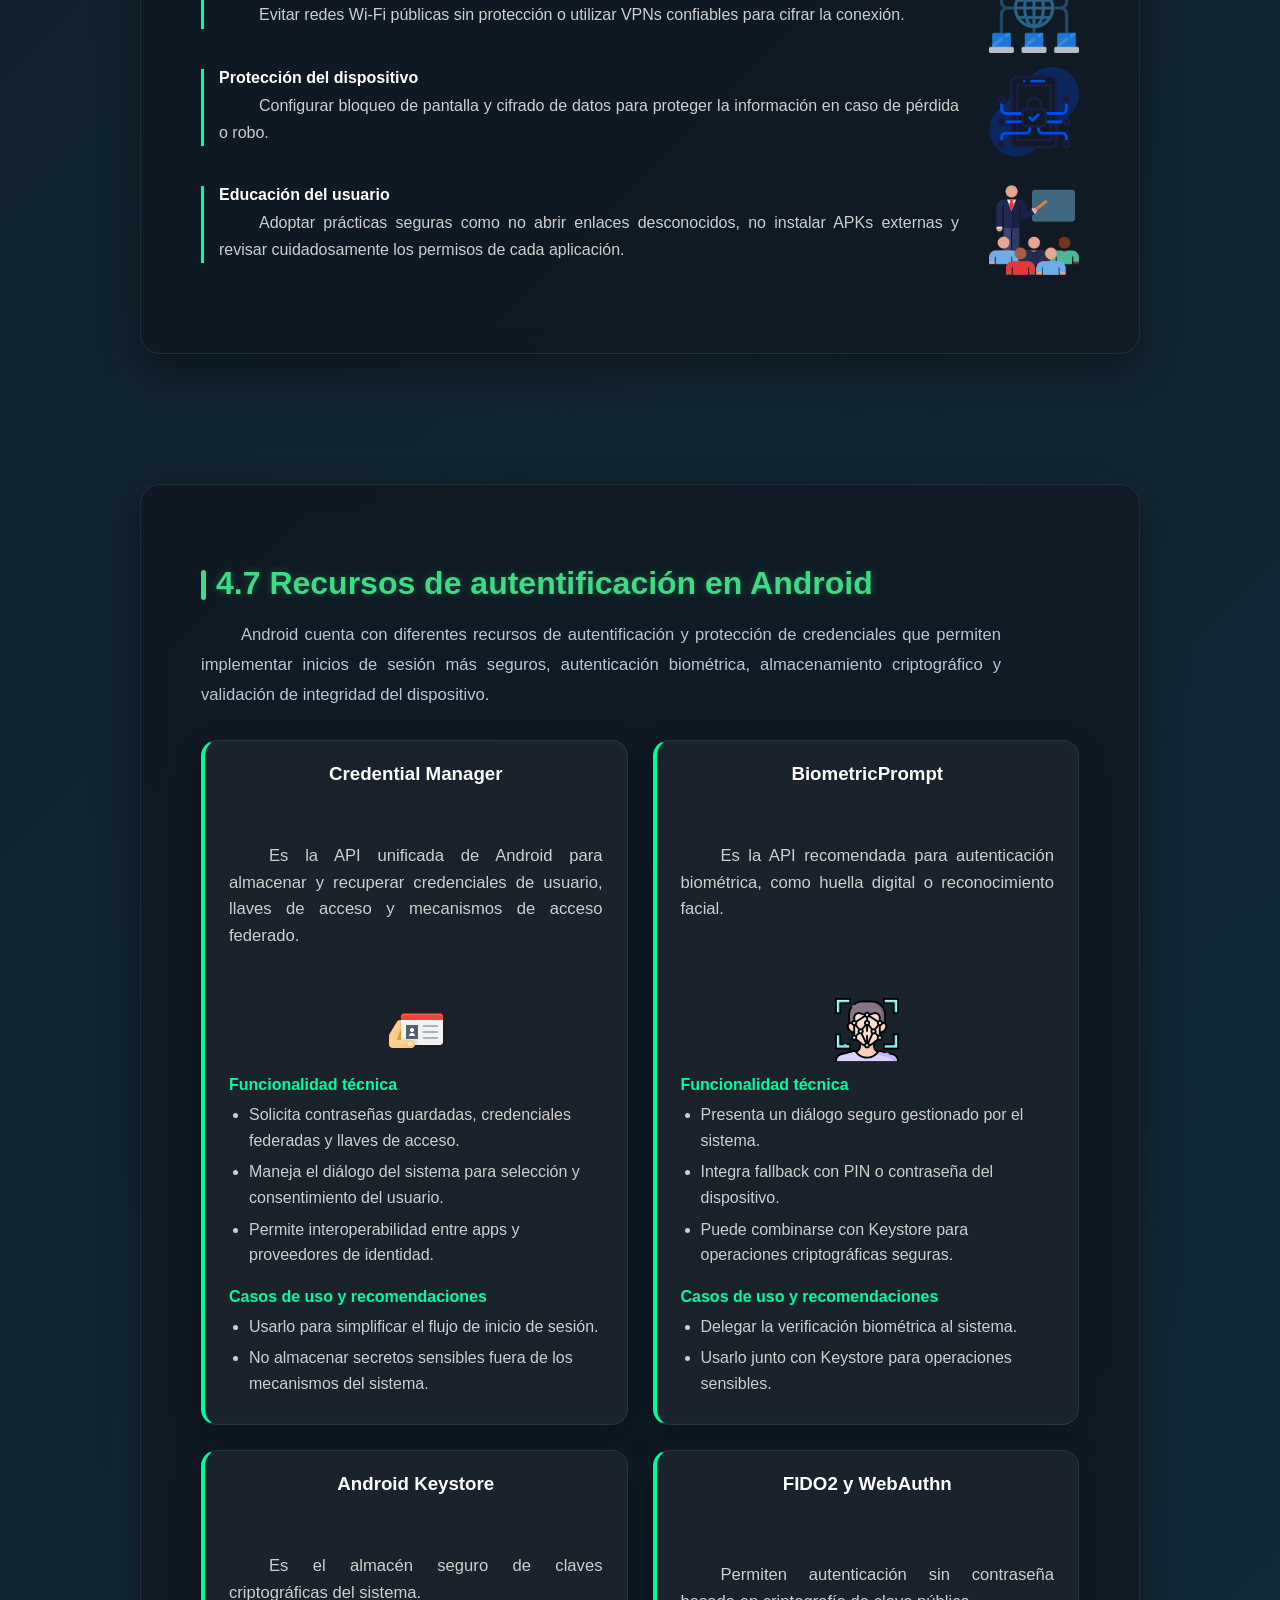
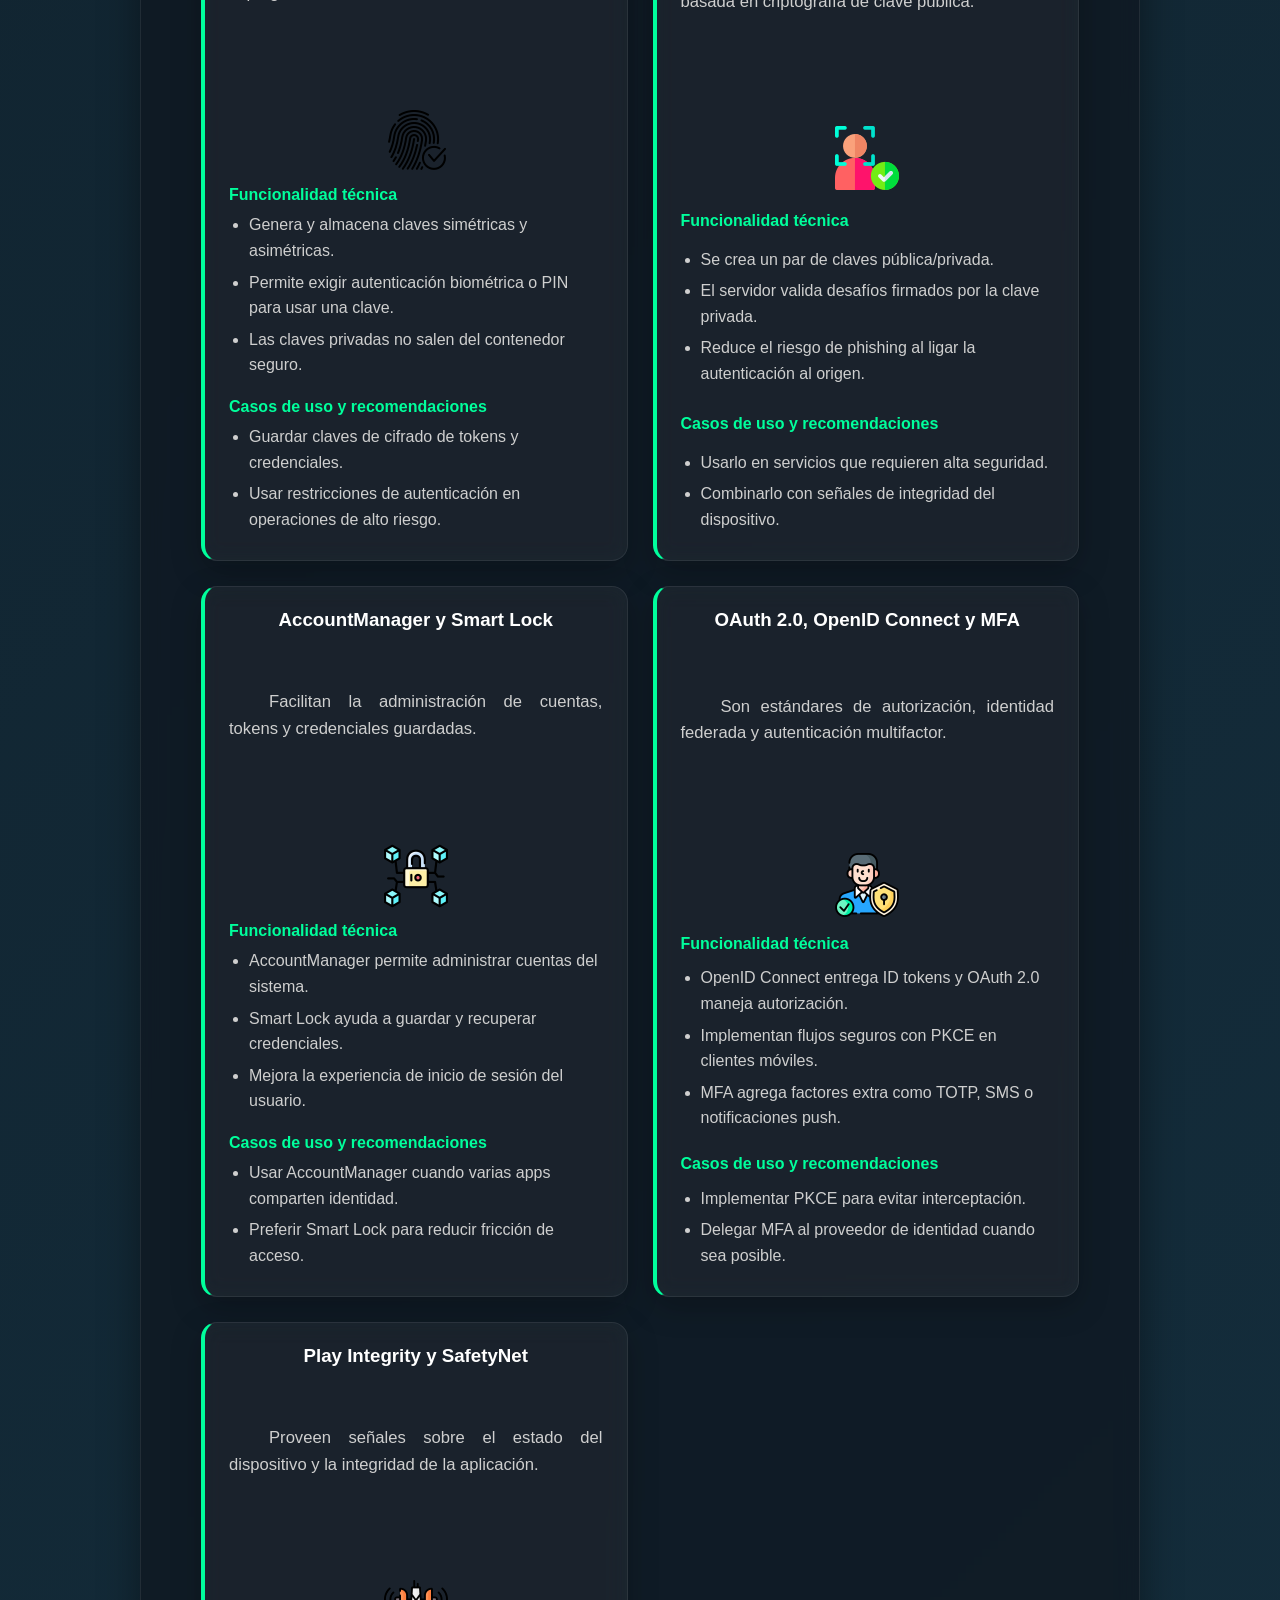
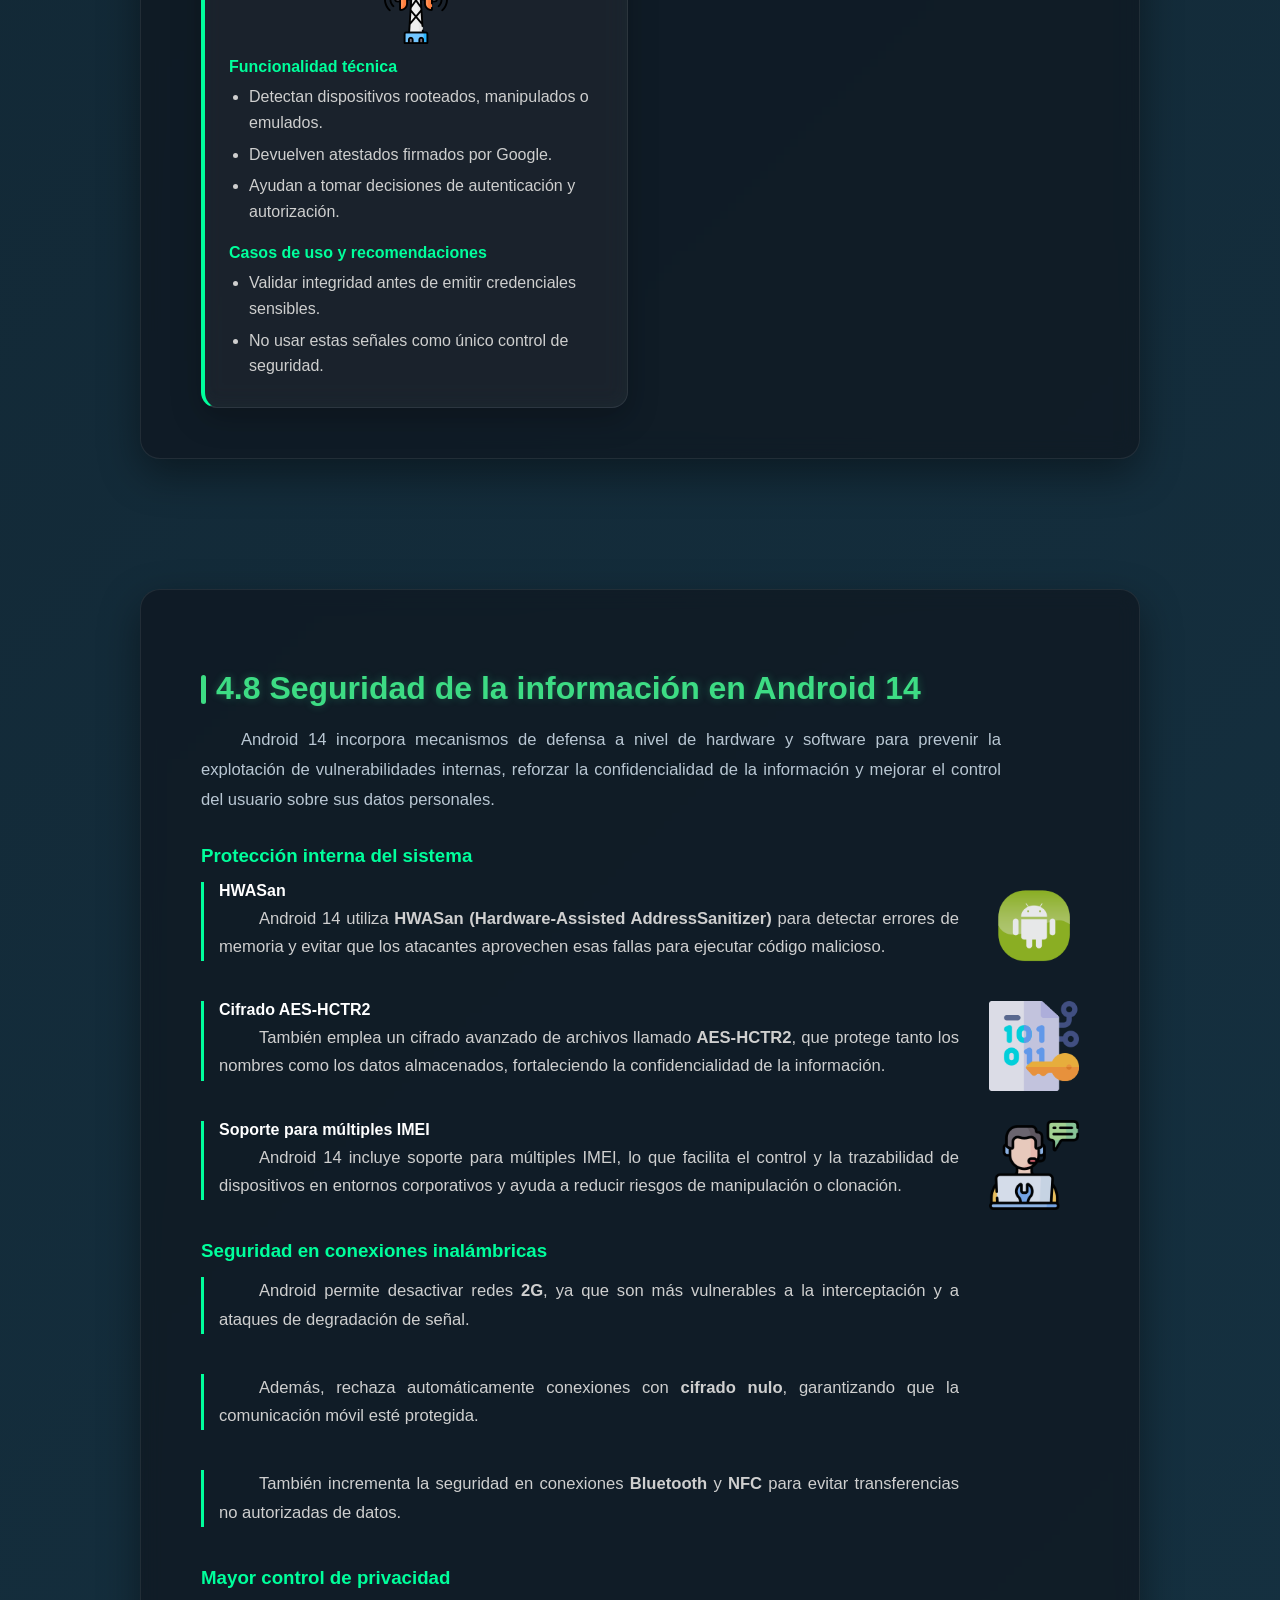
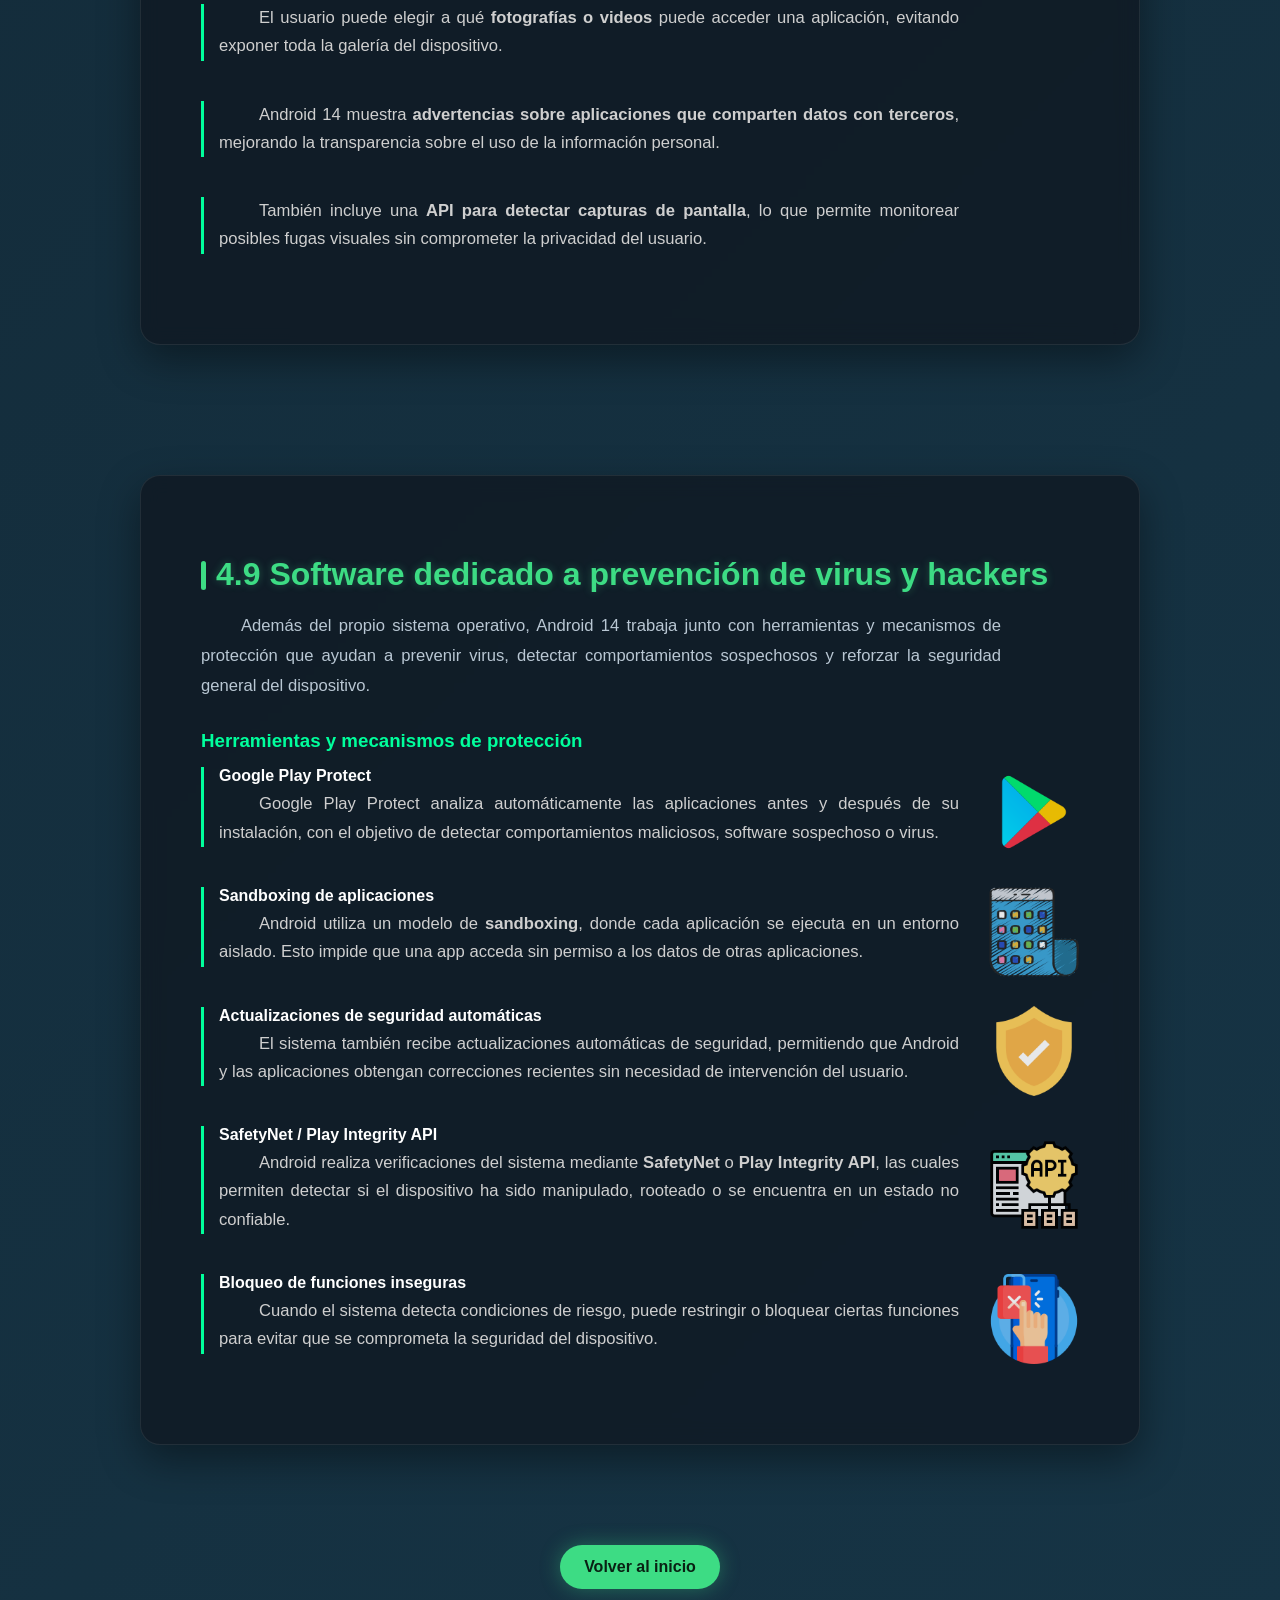
<file: red.html>
<!DOCTYPE html>
<html lang="es">
<head>
  <meta charset="UTF-8">
  <meta name="viewport" content="width=device-width, initial-scale=1.0">
  <title>Redes y Seguridad: Sistemas distribuidos</title>
  <link rel="stylesheet" href="CSS/styles.css">
</head>
<body>

  <header>
    <nav>
      <div class="logo">ANDROID</div>
      <div class="menu">
        <a href="index.html">Inicio</a>
        <a href="#amenazas-android">Amenazas</a>
        <a href="#vulnerabilidades">Vulnerabilidades</a>
        <a href="#redes-navegacion">Redes</a>
        <a href="#propagacion-malware">Propagacion malware</a>
        <a href="#consecuencias">Consecuencias</a>
        <a href="#proteccion-prevencion">Proteccion</a>
        <a href="#autenticacion-android">Autenticacion</a>
        <a href="#seguridad-android14">Seguridad</a>
        <a href="#software-proteccion">Proteccion</a>
      </div>
    </nav>
  </header>

  <section class="tema-pagina">
    <div class="tema-contenido">
      <h1>4.- Redes y Seguridad: Sistemas distribuidos</h1>
      <p >
        Android es el sistema operativo móvil más utilizado en el mundo, pero su popularidad
        también lo convierte en un objetivo frecuente de ataques. En esta página se presentan
        las principales amenazas, vulnerabilidades, riesgos en redes, métodos de protección
        y herramientas de seguridad disponibles en Android.
      </p>
    </div>
  </section>

  <section id="amenazas-android">
  <div class="carac-wrapper">

    <h2 class="section-title">4.1 Principales amenazas en Android</h2>

    <p class="section-text">
      Actualmente, Android es el sistema operativo móvil más utilizado a nivel mundial,
      impulsando la comunicación, el trabajo y el entretenimiento en millones de dispositivos.
      Sin embargo, su popularidad también lo convierte en un objetivo atractivo para los ciberdelincuentes.
    </p>

    <p class="section-text">
      La seguridad en Android enfrenta diversos desafíos debido a su naturaleza abierta,
      la diversidad de fabricantes y la gran cantidad de aplicaciones disponibles en distintas fuentes.
      Esto permite la existencia de múltiples amenazas, principalmente relacionadas con malware
      y vulnerabilidades técnicas.
    </p>

    <p class="section-text">
      Entre las amenazas más comunes se encuentran los troyanos bancarios y espía,
      así como ransomware y adware, que afectan directamente la seguridad del usuario
      y la integridad de sus datos.
    </p>

    <!-- ===================== -->
    <h3 class="subtitulo">Tipos de amenazas</h3>

    <div class="bloque">
      <h4>Troyanos bancarios y troyanos espía</h4>
      <p>
        Son programas maliciosos que se ocultan dentro de aplicaciones aparentemente inofensivas,
        como juegos o utilidades, para engañar al usuario.
      </p>
      <p>
        Una vez instalados, pueden robar información confidencial como contraseñas, datos bancarios
        o códigos de autenticación multifactor (MFA), permitiendo el acceso no autorizado a cuentas.
      </p>
      <img src="IMG/troyano.png" alt="" class="img-derecha">
    </div>

    <div class="bloque">
      <h4>Ransomware</h4>
      <p>
        Este tipo de malware cifra archivos personales del usuario, como fotos, videos o documentos,
        y exige un pago para recuperar el acceso.
      </p>
      <p>
        Es una amenaza grave, ya que puede provocar la pérdida total de información si no existe
        una copia de seguridad.
      </p>
      <img src="IMG/virus.png" alt="" class="img-derecha">
    </div>

    <div class="bloque">
      <h4>Adware</h4>
      <p>
        Aunque es menos destructivo, el adware muestra publicidad excesiva e invasiva,
        afectando el rendimiento del dispositivo.
      </p>
      <p>
        Además, puede recopilar datos de navegación del usuario sin su consentimiento,
        comprometiendo su privacidad.
      </p>
      <img src="IMG/detective-privado.png" alt="" class="img-derecha">
    </div>

    <!-- ===================== -->
    <h3 class="subtitulo">Casos recientes</h3>

    <div class="bloque">
      <p>
        En años recientes, se han detectado programas maliciosos como
        <strong>Downloader.DN, InfoStealer.XY y Mail Bot</strong>,
        los cuales lograron distribuirse incluso a través de Google Play.
      </p>
      <p>
        Estos malware fueron capaces de robar información confidencial como contraseñas
        y datos bancarios, demostrando que los ataques evolucionan constantemente.
      </p>
    </div>

  </div>
</section>

<section id="vulnerabilidades">
  <div class="carac-wrapper">

    <h2 class="section-title">4.2 Vulnerabilidades</h2>

    <p class="section-text">
      Además de las amenazas provocadas por software malicioso, Android enfrenta un problema estructural
      relacionado con las vulnerabilidades del sistema. Estas vulnerabilidades son fallos o debilidades
      en el código que pueden ser aprovechados por atacantes para obtener acceso no autorizado,
      ejecutar código malicioso o comprometer la integridad del dispositivo.
    </p>
    <center><img src="IMG/desprotegido.png" alt="">
</center>
    <h3 class="subtitulo">Problema estructural</h3>

    <div class="bloque">
      <p>
        Las vulnerabilidades del sistema representan un riesgo importante porque pueden ser explotadas
        incluso sin que el usuario instale una aplicación maliciosa de manera directa.
      </p>
    </div>

    <div class="bloque">
      <p>
        Cuando una debilidad del sistema no ha sido corregida, los atacantes pueden utilizarla para
        instalar malware, interceptar información o tomar control parcial del dispositivo.
      </p>
    </div>

    <h3 class="subtitulo">Fragmentación del ecosistema Android</h3>

    <div class="bloque">
      <p>
        Este problema se agrava por la fragmentación del ecosistema Android, ya que existen múltiples
        versiones del sistema operativo funcionando al mismo tiempo en dispositivos de diferentes fabricantes.
      </p>
    </div>

    <div class="bloque">
      <p>
        Muchos de estos dispositivos no reciben actualizaciones de seguridad de forma oportuna o constante,
        lo que prolonga la exposición a amenazas ya conocidas.
      </p>
    </div>

    <h3 class="subtitulo">Consecuencias de la fragmentación</h3>

    <div class="bloque">
      <p>
        La fragmentación provoca que millones de equipos sigan vulnerables incluso después de que Google
        publique parches de seguridad.
      </p>
    </div>

    <div class="bloque">
      <p>
        Como consecuencia, los ciberdelincuentes pueden aprovechar vulnerabilidades no corregidas
        para instalar software malicioso, interceptar datos sensibles o comprometer el sistema.
      </p>
    </div>

  </div>
</section>

<section id="redes-navegacion">
  <div class="carac-wrapper">

    <h2 class="section-title">4.3 Amenazas en redes y navegación</h2>

    <p class="section-text">
      Una de las principales vías de ataque en Android son las conexiones a redes inseguras
      y la navegación sin precaución. Estas situaciones pueden exponer información sensible
      del usuario sin que este lo note.
    </p>

    <!-- ===================== -->
    <h3 class="subtitulo">📶 Redes Wi-Fi públicas</h3>

    <div class="bloque">
      <p>
        Cuando un usuario se conecta a una red Wi-Fi pública (cafeterías, aeropuertos o centros comerciales),
        su tráfico puede ser interceptado mediante ataques <strong>Man-in-the-Middle (MitM)</strong>.
      </p>
    </div>

    <div class="bloque">
      <p>
        En este tipo de ataque, el ciberdelincuente se posiciona entre el dispositivo y el servidor,
        permitiéndole robar contraseñas, mensajes o datos bancarios.
      </p>
    </div>

    <div class="bloque">
      <p>
        El atacante puede crear una red Wi-Fi falsa o interceptar una red pública para que el dispositivo
        envíe información a través de él.
      </p>
    </div>

    <!-- ===================== -->
    <h3 class="subtitulo">⚠️ Riesgos en la conexión</h3>

    <div class="bloque">
      <p>
        Si la conexión no está correctamente cifrada o la aplicación no valida los certificados de seguridad,
        el atacante puede acceder a información personal y credenciales del usuario.
      </p>
    </div>

    <!-- ===================== -->
    <h3 class="subtitulo">🌐 Sitios web maliciosos</h3>

    <div class="bloque">
      <p>
        Android también puede ser vulnerable a páginas web falsas diseñadas para engañar al usuario,
        haciendo que descargue aplicaciones infectadas o introduzca sus datos personales.
      </p>
    </div>

    <div class="bloque">
      <p>
        Además, existen ataques mediante <strong>DNS falsos</strong>, que redirigen al usuario a sitios fraudulentos
        sin que este lo perciba.
      </p>
    </div>

    <!-- ===================== -->
    <h3 class="subtitulo">🔐 Medidas de protección</h3>

    <div class="bloque">
      <p>Evitar conectarse a redes Wi-Fi públicas abiertas.</p>
    </div>

    <div class="bloque">
      <p>Utilizar una VPN confiable para cifrar la conexión.</p>
    </div>

    <div class="bloque">
      <p>Mantener Android y el navegador actualizados.</p>
    </div>

    <div class="bloque">
      <p>Descargar aplicaciones solo de fuentes seguras.</p>
    </div>

    <div class="bloque">
      <p>No ignorar advertencias de seguridad HTTPS.</p>
    </div>

  </div>
</section> 

<section id="propagacion-malware">
  <div class="carac-wrapper">

    <h2 class="section-title">4.4 Métodos de propagación del malware</h2>

    <p class="section-text">
      El malware en Android se propaga principalmente a través de fuentes de instalación no oficiales
      y prácticas inseguras por parte de los usuarios.
    </p>

    <!-- ===================== -->
    <h3 class="subtitulo">Fuentes no oficiales</h3>

    <div class="bloque">
      <p>
        Muchos usuarios descargan aplicaciones desde sitios web externos o instalan archivos APK modificados,
        como versiones “premium” gratuitas.
      </p>
    </div>

    <div class="bloque">
      <p>
        Estas aplicaciones suelen estar infectadas con malware, como troyanos o spyware,
        comprometiendo la seguridad del dispositivo.
      </p>
    </div>

    <!-- ===================== -->
    <h3 class="subtitulo">Ingeniería social</h3>

    <div class="bloque">
      <p>
        Otro método común son los mensajes de texto, correos electrónicos o redes sociales que contienen enlaces falsos.
      </p>
    </div>

    <div class="bloque">
      <p>
        Estos enlaces suelen prometer premios, actualizaciones o beneficios, pero en realidad instalan
        software malicioso en el dispositivo.
      </p>
    </div>

    <!-- ===================== -->
    <h3 class="subtitulo">Aplicaciones clonadas</h3>

    <div class="bloque">
      <p>
        Existen aplicaciones falsas que imitan a las originales, como versiones falsas de WhatsApp o Facebook.
      </p>
    </div>

    <div class="bloque">
      <p>
        Al instalarlas, estas aplicaciones pueden robar datos personales, credenciales o información sensible del usuario.
      </p>
    </div>

    <!-- ===================== -->
    <h3 class="subtitulo">Casos reales</h3>

    <div class="bloque">
      <p>
        Incluso algunas aplicaciones maliciosas han logrado infiltrarse en Google Play, como los troyanos
        <strong>Downloader.DN</strong> y <strong>InfoStealer.XY</strong>.
      </p>
    </div>

    <div class="bloque">
      <p>
        Esto demuestra que los atacantes buscan constantemente nuevas formas de distribución,
        aprovechando la confianza del usuario.
      </p>
    </div>

  </div>
</section>

<section id="consecuencias">
  <div class="carac-wrapper">

    <h2 class="section-title">4.5 Consecuencias de las amenazas</h2>

    <p class="section-text">
      Las amenazas de seguridad en Android pueden tener consecuencias graves tanto para el usuario
      común como para empresas, afectando directamente la información, el rendimiento del dispositivo
      y la privacidad.
    </p>

    <!-- ===================== -->
    <h3 class="subtitulo">Principales consecuencias</h3>

    <div class="bloque">
      <h4>Robo de identidad</h4>
      <p>
        Los atacantes pueden obtener datos personales como contactos, correos electrónicos
        o ubicación, lo que permite suplantar la identidad del usuario.
      </p>
      <img src="IMG/software-espia.png" alt="" class="img-derecha">
    </div>

    <div class="bloque">
      <h4>Pérdida de información</h4>
      <p>
        Archivos, fotos o documentos pueden eliminarse o cifrarse mediante ataques como el ransomware,
        provocando la pérdida total de datos.
      </p>
      <img src="IMG/expediente.png" alt="" class="img-derecha">
    </div>

    <div class="bloque">
      <h4>Robo financiero</h4>
      <p>
        Mediante troyanos bancarios, los ciberdelincuentes pueden acceder a cuentas
        y realizar transferencias sin autorización.
      </p>
      <img src="IMG/tarjeta-de-credito-rota.png" alt="" class="img-derecha">
    </div>

    <div class="bloque">
      <h4>Daño al rendimiento del dispositivo</h4>
      <p>
        El adware y el spyware consumen recursos del sistema, provocando lentitud,
        fallas y mayor consumo de batería.
      </p>
      <img src="IMG/danar.png" alt="" class="img-derecha">
    </div>

    <div class="bloque">
      <h4>Compromiso de la privacidad</h4>
      <p>
        Las aplicaciones maliciosas pueden grabar audio, acceder a la cámara o rastrear
        la ubicación del usuario sin su consentimiento.
      </p>
      <img src="IMG/intimidad.png" alt="" class="img-derecha">
    </div>

    <!-- ===================== -->
    <h3 class="subtitulo">Impacto general</h3>

    <div class="bloque">
      <p>
        Estas consecuencias demuestran que el impacto de las amenazas no siempre es visible
        de inmediato, pero puede afectar gravemente la <strong>confidencialidad, integridad
        y disponibilidad</strong> de la información.
      </p>
    </div>

  </div>
</section> 


  <section id="proteccion-prevencion">
  <div class="carac-wrapper">

    <h2 class="section-title">4.6 Medidas de protección y prevención</h2>

    <p class="section-text">
      Para reducir los riesgos de seguridad en Android, existen diversas medidas de protección.
      Sin embargo, su efectividad depende en gran medida del uso responsable por parte del usuario.
    </p>

    <!-- ===================== -->
    <h3 class="subtitulo">Buenas prácticas de seguridad</h3>

    <div class="bloque">
      <h4>Descargas seguras</h4>
      <p>
        Instalar aplicaciones únicamente desde Google Play o fuentes verificadas,
        revisando opiniones, calificaciones y permisos solicitados.
      </p>
      <img src="IMG/computacion-en-la-nube.png" alt="" class="img-derecha">
    </div>

    <div class="bloque">
      <h4>Actualizaciones constantes</h4>
      <p>
        Mantener el sistema operativo y las aplicaciones actualizadas,
        ya que las actualizaciones corrigen vulnerabilidades de seguridad.
      </p>
      <img src="IMG/actualizar.png" alt="" class="img-derecha">
    </div>

    <div class="bloque">
      <h4>Autenticación multifactor (MFA)</h4>
      <p>
        Activar MFA en cuentas importantes para agregar una capa adicional de seguridad
        y evitar accesos no autorizados.
      </p>
      <img src="IMG/autenticacion.png" alt="" class="img-derecha">
    </div>

    <div class="bloque">
      <h4>Uso de antivirus</h4>
      <p>
        Utilizar aplicaciones de seguridad móvil que analicen descargas
        y detecten comportamientos sospechosos.
      </p>
      <img src="IMG/antivirus.png" alt="" class="img-derecha">
    </div>

    <div class="bloque">
      <h4>Redes seguras</h4>
      <p>
        Evitar redes Wi-Fi públicas sin protección o utilizar VPNs confiables
        para cifrar la conexión.
      </p>
      <img src="IMG/redes-de-ordenadores.png" alt="" class="img-derecha">
    </div>

    <div class="bloque">
      <h4>Protección del dispositivo</h4>
      <p>
        Configurar bloqueo de pantalla y cifrado de datos para proteger
        la información en caso de pérdida o robo.
      </p>
      <img src="IMG/proteccion-del-sistema.png" alt="" class="img-derecha">
    </div>

    <div class="bloque">
      <h4>Educación del usuario</h4>
      <p>
        Adoptar prácticas seguras como no abrir enlaces desconocidos,
        no instalar APKs externas y revisar cuidadosamente los permisos
        de cada aplicación.
      </p>
      <img src="IMG/aula.png" alt="" class="img-derecha">
    </div>

  </div>
</section>

<section id="autenticacion-android">
  <div class="carac-wrapper">

    <h2 class="section-title">4.7 Recursos de autentificación en Android</h2>

    <p class="section-text">
      Android cuenta con diferentes recursos de autentificación y protección de credenciales
      que permiten implementar inicios de sesión más seguros, autenticación biométrica,
      almacenamiento criptográfico y validación de integridad del dispositivo.
    </p>

    <div class="cards-autenticacion">

      <div class="card">
        <h3>Credential Manager</h3>
        <p class="section-text">
          Es la API unificada de Android para almacenar y recuperar credenciales de usuario,
          llaves de acceso y mecanismos de acceso federado.
        </p>
        <img src="IMG/robo-de-informacion(1).png" alt="">

        <h4>Funcionalidad técnica</h4>
        <ul>
          <li>Solicita contraseñas guardadas, credenciales federadas y llaves de acceso.</li>
          <li>Maneja el diálogo del sistema para selección y consentimiento del usuario.</li>
          <li>Permite interoperabilidad entre apps y proveedores de identidad.</li>
        </ul>

        <h4>Casos de uso y recomendaciones</h4>
        <ul>
          <li>Usarlo para simplificar el flujo de inicio de sesión.</li>
          <li>No almacenar secretos sensibles fuera de los mecanismos del sistema.</li>
        </ul>
      </div>

      <div class="card">
        <h3>BiometricPrompt</h3>
        <p class="section-text">
          Es la API recomendada para autenticación biométrica, como huella digital
          o reconocimiento facial.
        </p>
        <img src="IMG/deteccion-de-rostro.png" alt="">

        <h4>Funcionalidad técnica</h4>
        <ul>
          <li>Presenta un diálogo seguro gestionado por el sistema.</li>
          <li>Integra fallback con PIN o contraseña del dispositivo.</li>
          <li>Puede combinarse con Keystore para operaciones criptográficas seguras.</li>
        </ul>

        <h4>Casos de uso y recomendaciones</h4>
        <ul>
          <li>Delegar la verificación biométrica al sistema.</li>
          <li>Usarlo junto con Keystore para operaciones sensibles.</li>
        </ul>
      </div>

      <div class="card">
        <h3>Android Keystore</h3>
        <p class="section-text">
          Es el almacén seguro de claves criptográficas del sistema.
        </p>
        <img src="IMG/criptografico.png" alt="">

        <h4>Funcionalidad técnica</h4>
        <ul>
          <li>Genera y almacena claves simétricas y asimétricas.</li>
          <li>Permite exigir autenticación biométrica o PIN para usar una clave.</li>
          <li>Las claves privadas no salen del contenedor seguro.</li>
        </ul>

        <h4>Casos de uso y recomendaciones</h4>
        <ul>
          <li>Guardar claves de cifrado de tokens y credenciales.</li>
          <li>Usar restricciones de autenticación en operaciones de alto riesgo.</li>
        </ul>
      </div>

      <div class="card">
        <h3>FIDO2 y WebAuthn</h3>
        <p class="section-text">
          Permiten autenticación sin contraseña basada en criptografía de clave pública.
        </p>
        <img src="IMG/autenticacion(1).png" alt="">

        <h4>Funcionalidad técnica</h4>
        <ul>
          <li>Se crea un par de claves pública/privada.</li>
          <li>El servidor valida desafíos firmados por la clave privada.</li>
          <li>Reduce el riesgo de phishing al ligar la autenticación al origen.</li>
        </ul>

        <h4>Casos de uso y recomendaciones</h4>
        <ul>
          <li>Usarlo en servicios que requieren alta seguridad.</li>
          <li>Combinarlo con señales de integridad del dispositivo.</li>
        </ul>
      </div>

      <div class="card">
        <h3>AccountManager y Smart Lock</h3>
        <p class="section-text">
          Facilitan la administración de cuentas, tokens y credenciales guardadas.
        </p>
        <img src="IMG/seguridad.png" alt="">

        <h4>Funcionalidad técnica</h4>
        <ul>
          <li>AccountManager permite administrar cuentas del sistema.</li>
          <li>Smart Lock ayuda a guardar y recuperar credenciales.</li>
          <li>Mejora la experiencia de inicio de sesión del usuario.</li>
        </ul>

        <h4>Casos de uso y recomendaciones</h4>
        <ul>
          <li>Usar AccountManager cuando varias apps comparten identidad.</li>
          <li>Preferir Smart Lock para reducir fricción de acceso.</li>
        </ul>
      </div>

      <div class="card">
        <h3>OAuth 2.0, OpenID Connect y MFA</h3>
        <p class="section-text">
          Son estándares de autorización, identidad federada y autenticación multifactor.
        </p>
        <img src="IMG/autorizacion.png" alt="">

        <h4>Funcionalidad técnica</h4>
        <ul>
          <li>OpenID Connect entrega ID tokens y OAuth 2.0 maneja autorización.</li>
          <li>Implementan flujos seguros con PKCE en clientes móviles.</li>
          <li>MFA agrega factores extra como TOTP, SMS o notificaciones push.</li>
        </ul>

        <h4>Casos de uso y recomendaciones</h4>
        <ul>
          <li>Implementar PKCE para evitar interceptación.</li>
          <li>Delegar MFA al proveedor de identidad cuando sea posible.</li>
        </ul>
      </div>

      <div class="card">
        <h3>Play Integrity y SafetyNet</h3>
        <p class="section-text">
          Proveen señales sobre el estado del dispositivo y la integridad de la aplicación.
        </p>
        <img src="IMG/5g.png" alt="">

        <h4>Funcionalidad técnica</h4>
        <ul>
          <li>Detectan dispositivos rooteados, manipulados o emulados.</li>
          <li>Devuelven atestados firmados por Google.</li>
          <li>Ayudan a tomar decisiones de autenticación y autorización.</li>
        </ul>

        <h4>Casos de uso y recomendaciones</h4>
        <ul>
          <li>Validar integridad antes de emitir credenciales sensibles.</li>
          <li>No usar estas señales como único control de seguridad.</li>
        </ul>
      </div>

    </div>

  </div>
</section> 


  
<section id="seguridad-android14">
  <div class="carac-wrapper">

    <h2 class="section-title">4.8 Seguridad de la información en Android 14</h2>

    <p class="section-text">
      Android 14 incorpora mecanismos de defensa a nivel de hardware y software para prevenir
      la explotación de vulnerabilidades internas, reforzar la confidencialidad de la información
      y mejorar el control del usuario sobre sus datos personales.
    </p>

    <h3 class="subtitulo">Protección interna del sistema</h3>

    <div class="bloque">
      <h4>HWASan</h4>
      <p class="section-text">
        Android 14 utiliza <strong>HWASan (Hardware-Assisted AddressSanitizer)</strong> para detectar
        errores de memoria y evitar que los atacantes aprovechen esas fallas para ejecutar código malicioso.
      </p>
      <img src="IMG/androide(1).png" alt="" class="img-derecha">
    </div>

    <div class="bloque">
      <h4>Cifrado AES-HCTR2</h4>
      <p class="section-text">
        También emplea un cifrado avanzado de archivos llamado <strong>AES-HCTR2</strong>, que protege
        tanto los nombres como los datos almacenados, fortaleciendo la confidencialidad de la información.
      </p>
      <img src="IMG/cifrado-de-datos.png" alt="" class="img-derecha">
    </div>

    <div class="bloque">
      <h4>Soporte para múltiples IMEI</h4>
      <p class="section-text">
        Android 14 incluye soporte para múltiples IMEI, lo que facilita el control y la trazabilidad
        de dispositivos en entornos corporativos y ayuda a reducir riesgos de manipulación o clonación.
      </p>
      <img src="IMG/apoyo-tecnico.png" alt="" class="img-derecha">
    </div>

    <h3 class="subtitulo">Seguridad en conexiones inalámbricas</h3>

    <div class="bloque">
      <p class="section-text">
        Android permite desactivar redes <strong>2G</strong>, ya que son más vulnerables a la interceptación
        y a ataques de degradación de señal.
      </p>
    </div>

    <div class="bloque">
      <p class="section-text">
        Además, rechaza automáticamente conexiones con <strong>cifrado nulo</strong>, garantizando que
        la comunicación móvil esté protegida.
      </p>
    </div>

    <div class="bloque">
      <p class="section-text">
        También incrementa la seguridad en conexiones <strong>Bluetooth</strong> y <strong>NFC</strong>
        para evitar transferencias no autorizadas de datos.
      </p>
    </div>

    <h3 class="subtitulo">Mayor control de privacidad</h3>

    <div class="bloque">
      <p class="section-text">
        El usuario puede elegir a qué <strong>fotografías o videos</strong> puede acceder una aplicación,
        evitando exponer toda la galería del dispositivo.
      </p>
    </div>

    <div class="bloque">
      <p  class="section-text">
        Android 14 muestra <strong>advertencias sobre aplicaciones que comparten datos con terceros</strong>,
        mejorando la transparencia sobre el uso de la información personal.
      </p>
    </div>

    <div class="bloque">
      <p class="section-text">
        También incluye una <strong>API para detectar capturas de pantalla</strong>, lo que permite
        monitorear posibles fugas visuales sin comprometer la privacidad del usuario.
      </p>
    </div>

  </div>
</section>

<section id="software-proteccion">
  <div class="carac-wrapper">

    <h2 class="section-title">4.9 Software dedicado a prevención de virus y hackers</h2>

    <p class="section-text">
      Además del propio sistema operativo, Android 14 trabaja junto con herramientas y mecanismos
      de protección que ayudan a prevenir virus, detectar comportamientos sospechosos y reforzar
      la seguridad general del dispositivo.
    </p>

    <h3 class="subtitulo">Herramientas y mecanismos de protección</h3>

    <div class="bloque">
      <h4>Google Play Protect</h4>
      <p class="section-text">
        Google Play Protect analiza automáticamente las aplicaciones antes y después de su instalación,
        con el objetivo de detectar comportamientos maliciosos, software sospechoso o virus.
      </p>
      <img src="IMG/google-play.png" alt="" class="img-derecha">
    </div>

    <div class="bloque">
      <h4>Sandboxing de aplicaciones</h4>
      <p class="section-text">
        Android utiliza un modelo de <strong>sandboxing</strong>, donde cada aplicación se ejecuta
        en un entorno aislado. Esto impide que una app acceda sin permiso a los datos de otras aplicaciones.
      </p>
      <img src="IMG/telefono-inteligente.png" alt="" class="img-derecha">
    </div>

    <div class="bloque">
      <h4>Actualizaciones de seguridad automáticas</h4>
      <p class="section-text">
        El sistema también recibe actualizaciones automáticas de seguridad, permitiendo que Android
        y las aplicaciones obtengan correcciones recientes sin necesidad de intervención del usuario.
      </p>
      <img src="IMG/proteger.png" alt="" class="img-derecha">
    </div>

    <div class="bloque">
      <h4>SafetyNet / Play Integrity API</h4>
      <p class="section-text">
        Android realiza verificaciones del sistema mediante <strong>SafetyNet</strong> o
        <strong>Play Integrity API</strong>, las cuales permiten detectar si el dispositivo
        ha sido manipulado, rooteado o se encuentra en un estado no confiable.
      </p>
      <img src="IMG/api(2).png" alt="" class="img-derecha">
    </div>

    <div class="bloque">
      <h4>Bloqueo de funciones inseguras</h4>
      <p class="section-text">
        Cuando el sistema detecta condiciones de riesgo, puede restringir o bloquear
        ciertas funciones para evitar que se comprometa la seguridad del dispositivo.
      </p>
      <img src="IMG/bloqueo-de-pantalla.png" alt="" class="img-derecha">
    </div>

  </div>
  <div class="btn-container">
        <a href="index.html" class="btn">Volver al inicio</a>
      </div>
</section>
  

</body>
</html>
</file>
<file: CSS/styles.css>
:root {
  --android-green: #3ddc84;
  --android-dark: #0f1720;
  --android-card: rgba(255,255,255,0.08);
  --android-text: #f3f7fa;
  --android-soft: #b9c7d3;
}

* {
  margin: 0;
  padding: 0;
  box-sizing: border-box;
  scroll-behavior: smooth;
  font-family: Arial, Helvetica, sans-serif;
}

body {
  background: linear-gradient(135deg, #081018, #10212c, #163445);
  color: var(--android-text);
  overflow-x: hidden;
}

header {
  position: sticky;
  top: 0;
  z-index: 1000;
  background: rgba(8, 16, 24, 0.88);
  backdrop-filter: blur(10px);
  border-bottom: 1px solid rgba(255,255,255,0.08);
}

nav {
  max-width: 1200px;
  margin: auto;
  display: flex;
  justify-content: space-between;
  align-items: center;
  padding: 16px 20px;
}

.logo {
  font-size: 1.4rem;
  font-weight: bold;
  color: var(--android-green);
  letter-spacing: 1px;
}

.menu {
  display: flex;
  gap: 18px;
  flex-wrap: wrap;
}

.menu a {
  color: white;
  text-decoration: none;
  transition: 0.3s;
  font-size: 0.98rem;
}

.menu a:hover {
  color: var(--android-green);
  transform: translateY(-2px);
}

.hero {
  min-height: 92vh;
  display: flex;
  align-items: center;
  justify-content: center;
  text-align: center;
  padding: 40px 20px;
  position: relative;
}

.hero::before,
.hero::after {
  content: "";
  position: absolute;
  border-radius: 50%;
  filter: blur(60px);
  opacity: 0.35;
  animation: floatGlow 6s infinite alternate ease-in-out;
}

.hero::before {
  width: 220px;
  height: 220px;
  background: var(--android-green);
  top: 10%;
  left: 8%;
}

.hero::after {
  width: 280px;
  height: 280px;
  background: #4fc3f7;
  bottom: 8%;
  right: 8%;
}

@keyframes floatGlow {
  from { transform: translateY(0px) scale(1); }
  to { transform: translateY(-20px) scale(1.08); }
}

.hero-content {
  max-width: 850px;
  z-index: 2;
  animation: fadeUp 1.2s ease;
}

.hero h1 {
  font-size: clamp(2.3rem, 6vw, 4.5rem);
  margin-bottom: 18px;
  color: var(--android-green);
  text-shadow: 0 0 18px rgba(61,220,132,0.35);
}

.hero p {
  font-size: 1.1rem;
  color: var(--android-soft);
  line-height: 1.7;
  margin-bottom: 24px;
}

.btn {
  display: inline-block;
  padding: 13px 24px;
  border-radius: 999px;
  text-decoration: none;
  font-weight: bold;
  background: var(--android-green);
  color: #092113;
  transition: 0.3s ease;
  box-shadow: 0 0 20px rgba(61,220,132,0.35);
}

.btn:hover {
  transform: scale(1.05);
  box-shadow: 0 0 28px rgba(61,220,132,0.55);
}

section {
  max-width: 1200px;
  margin: auto;
  padding: 90px 20px 40px;
  
}

.section-title {
  font-size: 2rem;
  color: var(--android-green);
  margin-bottom: 18px;
}

.section-text {
  color: var(--android-soft);
  line-height: 1.8;
  font-size: 1.04rem;
  max-width: 950px;
}

.cards {
  display: grid;
  grid-template-columns: repeat(auto-fit, minmax(250px, 1fr));
  gap: 20px;
  margin-top: 28px;
}

.card img {
  display: block;
  margin: 20px auto 0;
  max-width: 120px;
}

.card-link {
  text-decoration: none;
  color: inherit;
}

.card {
  cursor: pointer;
  transition: 0.3s;
}

.card:hover {
  transform: translateY(-10px) scale(1.03);
  box-shadow: 0 15px 35px rgba(61,220,132,0.2);
}

.card:active {
  transform: scale(0.98);
}

.cards {
  display: grid;
  grid-template-columns: repeat(auto-fit, minmax(250px, 1fr));
  gap: 20px;
  align-items: stretch; /* 🔥 clave */
}

.card {
  display: flex;
  flex-direction: column;
  justify-content: space-between;
  height: 100%; /* 🔥 importante */
}

.card {
  background: var(--android-card);
  border: 1px solid rgba(255,255,255,0.08);
  border-radius: 22px;
  padding: 24px;
  backdrop-filter: blur(10px);
  transition: 0.35s ease;
  box-shadow: 0 10px 30px rgba(0,0,0,0.25);
}

.card:hover {
  transform: translateY(-8px) scale(1.02);
  border-color: rgba(61,220,132,0.45);
  box-shadow: 0 15px 35px rgba(61,220,132,0.12);
}

.card h3 {
  color: white;
  margin-bottom: 10px;
  text-align: center;
}


.team-grid {
  display: grid;
  grid-template-columns: repeat(auto-fit, minmax(260px, 1fr));
  gap: 24px;
  margin-top: 30px;
}

.member {
  background: rgba(255,255,255,0.08);
  border-radius: 24px;
  padding: 22px;
  text-align: center;
  border: 1px solid rgba(255,255,255,0.08);
  transition: 0.35s ease;
  box-shadow: 0 10px 26px rgba(0,0,0,0.22);
}

.member:hover {
  transform: translateY(-8px);
  box-shadow: 0 0 24px rgba(61,220,132,0.18);
}

.member img {
  width: 120px;
  height: 120px;
  object-fit: cover;
  border-radius: 50%;
  border: 4px solid var(--android-green);
  margin-bottom: 16px;
  background: #1d2a33;
}

.member h3 {
  margin-bottom: 8px;
  color: white;
}

.member p {
  color: var(--android-soft);
  margin: 6px 0;
  font-size: 0.96rem;
}

.member a {
  display: inline-block;
  margin-top: 14px;
  padding: 10px 18px;
  border-radius: 999px;
  text-decoration: none;
  background: transparent;
  color: var(--android-green);
  border: 1px solid var(--android-green);
  transition: 0.3s;
}

.member a:hover {
  background: var(--android-green);
  color: #092113;
}

footer {
  text-align: center;
  padding: 30px 20px 50px;
  color: var(--android-soft);
}

@keyframes fadeUp {
  from {
    opacity: 0;
    transform: translateY(30px);
  }
  to {
    opacity: 1;
    transform: translateY(0);
  }
}

@media (max-width: 700px) {
  nav {
    flex-direction: column;
    gap: 12px;
  }

  .menu {
    justify-content: center;
  }
}

.portada-fime {
  min-height: 100vh;
  background: transparent;
  display: flex;
  align-items: center;
  justify-content: center;
  padding: 60px 20px;
  text-align: center;
}

.portada-contenido {
  width: 100%;
  max-width: none;
  background: transparent;
  padding: 50px 40px;
  border-radius: 0;
  box-shadow: none;
  color: var(--android-text);
  backdrop-filter: none;
}

/*.portada-logos {
  position: absolute;
  top: 40px;
  left: 0;
  width: 100%;
  padding: 0 60px;
  display: flex;
  justify-content: space-between;
  align-items: center;
}*/

.portada-logos {
  position: absolute;
  top: 25px;
  left: 0;
  width: 100%;
  padding: 0 10px;
  display: flex;
  justify-content: space-between;
  align-items: flex-start;
}

.logo-bloque img {
  height: 95px;
  width: auto;
}

.portada-texto {
  margin-top: 80px;
  text-align: center;
}

.btn{
    margin-top: 20px;
}

.portada-texto h1 {
  margin: 30px 0 25px;
}

.logo-bloque img {
  flex: 1;
  display: flex;
  justify-content: center;
   height: 80px;
  width: auto;

}

.logo-fime{
    height: 70px;
}



.logo-bloque img {
  max-width: 260px;
  width: 100%;
  height: auto;
  object-fit: contain;
}

/*.portada-texto {
  margin-top: 120px;
}*/

.portada-texto h2 {
  color: white;
}

/*.portada-texto h1 {
  color: var(--android-green);
}*/

.portada-texto p {
  color: var(--android-soft);
}

.portada-texto h3 {
  color: var(--android-green);
}

@media (max-width: 768px) {
  .portada-contenido {
    padding: 30px 20px;
  }

  .portada-logos {
    flex-direction: column;
    margin-bottom: 30px;
  }

  .logo-bloque img {
    max-width: 200px;
  }

  .portada-texto h2 {
    font-size: 1.3rem;
  }

  .portada-texto h1 {
    font-size: 1.8rem;
  }

  .portada-texto p {
    font-size: 1.1rem;
  }

  .portada-texto h3 {
    font-size: 1.4rem;
  }

  .logo img {
    width: 35px;
}

.logo span {
    font-size: 20px;
    letter-spacing: 2px;
}
}

.tema-pagina {
  min-height: 45vh;
  display: flex;
  align-items: center;
  justify-content: center;
  text-align: center;
  padding: 120px 20px 60px;
}

.tema-contenido {
  max-width: 900px;
}

.tema-contenido h1 {
  font-size: 3rem;
  color: var(--android-green);
  margin-bottom: 20px;
  text-shadow: 0 0 14px rgba(61, 220, 132, 0.35);
}

.tema-contenido p {
  font-size: 1.1rem;
  line-height: 1.8;
  color: var(--android-soft);
}

/*.carac-wrapper {
  max-width: 1000px;
  margin: 0 auto;
  padding: 40px 50px;

  background: rgba(15, 23, 32, 0.7); /* oscuro tipo glass */
 /* border-radius: 20px;

  backdrop-filter: blur(10px);

  box-shadow: 0 15px 40px rgba(0,0,0,0.4);

  border: 1px solid rgba(255,255,255,0.08);
}
*/

/*
.section-title {
  margin-top: 25px;
}

.section-text {
  margin-bottom: 20px;
}*/

.carac-wrapper {
  max-width: 1000px;
  margin: 0 auto;
  padding: 50px 60px;

  background: rgba(15, 23, 32, 0.75);
  border-radius: 20px;
  backdrop-filter: blur(10px);

  border: 1px solid rgba(255,255,255,0.08);
  box-shadow: 0 15px 40px rgba(0,0,0,0.4);
}

.carac-wrapper {
  transition: 0.4s;
}

.carac-wrapper:hover {
  box-shadow:
    0 0 15px rgba(61,220,132,0.2),
    0 0 30px rgba(61,220,132,0.15),
    0 15px 40px rgba(0,0,0,0.4);
     transform: scale(1.01);
}
/*Linea en la caja*/
/*.carac-wrapper {
  position: relative;
  overflow: hidden; /* importante */

/*
.carac-wrapper::after {
  content: "";
  position: absolute;
  top: 0;
  left: -100%;
  width: 50%;
  height: 100%;

  background: linear-gradient(
    120deg,
    transparent,
    rgba(255,255,255,0.15),
    transparent
  );

  transform: skewX(-25deg);
}
*/
.carac-wrapper:hover::after {
  left: 120%;
  transition: 0.8s;
}

/***********************/

.section-title {
  margin-top: 30px;
  padding-left: 15px;
  position: relative;
}

.section-title::before {
  content: "";
  position: absolute;
  left: 0;
  top: 5px;
  width: 5px;
  height: 80%;
  background: var(--android-green);
  border-radius: 5px;
}

.section-text {
  margin-bottom: 25px;
  line-height: 1.8;
}

.fade-up {
  opacity: 0;
  transform: translateY(30px);
  transition: all 0.8s ease;
}

.fade-up.show {
  opacity: 1;
  transform: translateY(0);
}

.section-title {
  color: var(--android-green);
  text-shadow: 0 0 8px rgba(61,220,132,0.3);
  transition: 0.3s;
}

.section-title:hover {
  text-shadow: 
    0 0 10px rgba(61,220,132,0.6),
    0 0 20px rgba(61,220,132,0.4);
}

/*Efecto de iluminado en los titulos*/
.section-title {
  color: var(--android-green);
  transition: 0.3s;
}

.section-title:hover {
  text-shadow:
    0 0 5px rgba(61,220,132,0.6),
    0 0 10px rgba(61,220,132,0.6),
    0 0 20px rgba(61,220,132,0.5),
    0 0 40px rgba(61,220,132,0.4);
}

/*Funciones principales*/
#funciones-ui h1 {
  font-size: 2.5rem;
  margin-bottom: 15px;
}

.card {
  transition: 0.3s;
}

.card:hover {
  transform: translateY(-10px) scale(1.03);
  box-shadow: 0 0 20px rgba(61,220,132,0.15);
}

#funciones-ui {
  margin-top: 80px;
}

/*Soporte apps*/
#soporte-apps {
  margin-top: 80px;
}

.card h3 {
  min-height: 70px;
}

.card p {
  min-height: 110px;
}

/*Integracion*/
#integracion {
  margin-top: 80px;
}

.cards-4 {
  display: flex;
  flex-direction: column;
  gap: 25px;
}

.cards-4 .card {
  width: 100%;
  max-width: 800px;
  margin: 0 auto;
}

#clasificacion {
  margin-top: 80px;
}

#clasificacion .cards {
  display: grid;
  grid-template-columns: repeat(2, 1fr);
  gap: 30px;
}

/*CLI GUI*/
#interfaz{
    margin-top: 80px;
}

.interfaz-cards {
  display: grid;
  grid-template-columns: repeat(2, 1fr);
  gap: 30px;
  margin-top: 30px;
}

.interfaz-card {
  background: rgba(255,255,255,0.05);
  border-radius: 16px;
  padding: 25px 30px;
  border-left: 5px solid var(--android-green);
  transition: 0.3s;
}

.interfaz-card:hover {
  transform: translateY(-5px);
  box-shadow: 0 0 20px rgba(61,220,132,0.15);
}

#funcionespri{
  margin-top: 80px;
}

/*utilerias*/

#utilerias{
    margin-top: 80px;
}
#utilerias .cards {
  display: grid;
  grid-template-columns: repeat(3, 1fr);
  gap: 25px;
  margin-top: 30px;
}
#utilerias .card {
  padding: 20px;
  border-radius: 15px;
  background: rgba(255,255,255,0.05);
  transition: 0.3s;
}

#utilerias .card:hover {
  transform: translateY(-5px);
  box-shadow: 0 0 15px rgba(61,220,132,0.2);
}

#utilerias .card {
  border-left: 4px solid var(--android-green);
}

/*Boton de volver a inicio*/

.btn-container {
  margin-top: 80px;
  display: flex;
  justify-content: center;
}

/*Imagenes en contenedores*/




/*Concurrencia*/
.flujo-app {
  padding: 60px 20px;
  text-align: center;
}



.flujo-app h2 {
  color: #4ade80;
  margin-bottom: 40px;
}

/* Contenedor */
.timeline {
  display: flex;
  flex-direction: column;
  gap: 25px;
  max-width: 800px;
  margin: 0 auto;
}

/* Tarjetas */
.evento {
  background: rgba(255,255,255,0.05);
  border: 1px solid rgba(74, 222, 128, 0.3);
  border-left: 5px solid #4ade80;
  padding: 20px;
  border-radius: 15px;
  text-align: left;
  transition: 0.3s;
}

/* Hover bonito */
.evento:hover {
  transform: translateX(10px);
  box-shadow: 0 0 20px rgba(74, 222, 128, 0.3);
}

/* Títulos */
.evento h3 {
  margin-bottom: 10px;
  color: white;
}

/* Texto */
.evento p {
  color: #ccc;
}

/* Métodos */
.evento span {
  color: #4ade80;
  font-weight: bold;
}
.timeline {
  flex-direction: row;
  justify-content: space-between;
  flex-wrap: wrap;
}
.evento {
  width: 45%;
}

.prioridad-android {
  padding: 60px 20px;
  text-align: center;
}

/* Título */
.prioridad-android h2 {
  color: #4ade80;
  margin-bottom: 40px;
}

/* PIRÁMIDE */
.piramide {
  display: flex;
  flex-direction: column;
  align-items: center;
  gap: 12px;
  margin-bottom: 20px;
}

/* Cada nivel */
.nivel {
  background: rgba(255,255,255,0.05);
  border: 1px solid rgba(74, 222, 128, 0.3);
  color: white;
  padding: 12px;
  border-radius: 10px;
  font-weight: bold;
  transition: 0.3s;
}

/* Tamaños tipo pirámide */
.nivel:nth-child(1) { width: 60%; }
.nivel:nth-child(2) { width: 70%; }
.nivel:nth-child(3) { width: 80%; }
.nivel:nth-child(4) { width: 90%; }
.nivel:nth-child(5) { width: 100%; }

/* Último (más débil) */
.eliminar {
  border-left: 5px solid #ff4d4d;
}

/* Hover */
.nivel:hover {
  transform: scale(1.05);
  box-shadow: 0 0 15px rgba(74, 222, 128, 0.3);
}

/* Nota */
.nota {
  color: #ccc;
  margin-bottom: 40px;
}

/* EJEMPLO */
.ejemplo {
  max-width: 700px;
  margin: 0 auto;
  text-align: left;
}

/* Pasos */
.paso {
  background: rgba(255,255,255,0.05);
  border-left: 5px solid #4ade80;
  padding: 12px 15px;
  border-radius: 10px;
  margin-bottom: 12px;
  color: #ccc;
  transition: 0.3s;
}

/* Texto resaltado */
.paso span {
  color: #4ade80;
  font-weight: bold;
}

/* Paso final (eliminación) */
.paso.eliminar {
  border-left: 5px solid #ff4d4d;
}

/* Hover */
.paso:hover {
  transform: translateX(8px);
}
.nivel {
  backdrop-filter: blur(10px);
}

.nota {
  color: #ccc;
  margin-top: 15px;
  font-size: 0.95rem;
  opacity: 0.8;
}
.nota::after {
  content: " ↑";
  color: #ff4d4d;
  font-weight: bold;
}

/*Almacenaje*/
#importancia-memoria .cards,
#archivos .cards,
#paginacion .cards,
#procesos .cards,
#admin-memoria .cards,
#memorias .cards {
  display: grid;
  grid-template-columns: repeat(2, 1fr);
  gap: 25px;
}

@media (max-width: 768px) {
  #importancia-memoria .cards,
  #archivos .cards,
  #paginacion .cards,
  #procesos .cards,
  #admin-memoria .cards,
  #memorias .cards {
    grid-template-columns: 1fr;
  }
}

.subtitulo {
  color: #00ff9c;
  margin-top: 30px;
  margin-bottom: 15px;
}

.bloque {
  margin-bottom: 20px;
  padding-left: 15px;
  border-left: 3px solid #00ff9c;
}

.bloque h4 {
  color: #ffffff;
  margin-bottom: 5px;
}

.bloque p {
  color: #cfcfcf;
  line-height: 1.6;
}

/*Tabla*/
.tabla-archivos {
  margin-top: 25px;
  overflow-x: auto;
}

.tabla-archivos table {
  width: 100%;
  border-collapse: collapse;
  background: rgba(255, 255, 255, 0.04);
  border: 1px solid rgba(255, 255, 255, 0.08);
  border-radius: 12px;
  overflow: hidden;
}

.tabla-archivos th,
.tabla-archivos td {
  padding: 16px 18px;
  text-align: left;
  vertical-align: top;
  border: 1px solid rgba(255, 255, 255, 0.08);
}

.tabla-archivos th {
  background: rgba(0, 255, 156, 0.12);
  color: #00ff9c;
  font-weight: bold;
}

.tabla-archivos td {
  color: #d8d8d8;
  line-height: 1.6;
}

.tabla-archivos strong {
  color: #ffffff;
}

.tabla-archivos em {
  color: #b8c0cc;
}

.tabla-archivos tr:hover {
  background: rgba(255, 255, 255, 0.03);
}

#autenticacion-android .cards-autenticacion {
  display: grid;
  grid-template-columns: repeat(2, 1fr);
  gap: 25px;
  margin-top: 30px;
}

#autenticacion-android .card {
  background: rgba(255, 255, 255, 0.05);
  border-left: 4px solid #00ff9c;
  border-radius: 16px;
  padding: 22px 24px;
}

#autenticacion-android .card h3 {
  color: #ffffff;
  margin-bottom: 10px;
}

#autenticacion-android .card h4 {
  color: #00ff9c;
  margin-top: 14px;
  margin-bottom: 8px;
  font-size: 1rem;
}

#autenticacion-android .card p {
  color: #cfcfcf;
  line-height: 1.6;
}

#autenticacion-android .card ul {
  padding-left: 20px;
  margin: 0;
}

#autenticacion-android .card li {
  color: #cfcfcf;
  line-height: 1.6;
  margin-bottom: 6px;
}

@media (max-width: 768px) {
  #autenticacion-android .cards-autenticacion {
    grid-template-columns: 1fr;
  }
}

.subtitulo {
  color: #00ff9c;
  margin-top: 30px;
  margin-bottom: 15px;
}

.mini-titulo {
  color: #ffffff;
  margin-top: 25px;
  margin-bottom: 10px;
  font-size: 18px;
}

.bloque {
  margin-bottom: 18px;
  padding-left: 15px;
  border-left: 3px solid #00ff9c;
}

.bloque p {
  color: #cfcfcf;
  line-height: 1.7;
}

.section-text {
  max-width: 800px;
}

/*Concluciones*/
.conclusiones-grid {
  display: grid;
  grid-template-columns: repeat(2, 1fr);
  gap: 25px;
  margin-top: 30px;
}

.conclusion-box {
  background: rgba(255, 255, 255, 0.05);
  border-left: 4px solid #00ff9c;
  border-radius: 16px;
  padding: 22px 24px;
}

.conclusion-box h3 {
  color: #ffffff;
  margin-bottom: 8px;
}

.datos-integrante {
  color: #00ff9c;
  margin-bottom: 12px;
  font-size: 0.95rem;
}

.conclusion-box p {
  color: #cfcfcf;
  line-height: 1.7;
}

@media (max-width: 768px) {
  .conclusiones-grid {
    grid-template-columns: 1fr;
  }
}





.conclusion-item {
  margin-bottom: 40px;
  padding-left: 18px;
  border-left: 3px solid #00ff9c;
}

.conclusion-header {
  display: flex;
  align-items: center;
  gap: 15px;
  margin-bottom: 10px;
}

.foto {
  width: 65px;
  height: 65px;
  border-radius: 50%;
  object-fit: cover;
  border: 3px solid #00ff9c;
  box-shadow: 0 0 10px rgba(0,255,156,0.4);
}

.datos-integrante {
  color: #00ff9c;
  font-size: 0.9rem;
}

.conclusion-item p {
  color: #cfcfcf;
  line-height: 1.7;
}

.conclusion-item:not(:last-child) {
  border-bottom: 1px solid rgba(255,255,255,0.08);
  padding-bottom: 20px;
}

.conclusion-item:target {
  background: rgba(0,255,156,0.05);
  border-left: 4px solid #00ff9c;
  padding: 15px;
  border-radius: 10px;
}

html {
  scroll-behavior: smooth;
}

html {
  scroll-behavior: smooth;
}

.conclusion-item:target {
  background: rgba(0,255,156,0.05);
  border-left: 4px solid #00ff9c;
  padding: 15px;
  border-radius: 10px;
}

.conclusion-item:target {
  box-shadow: 0 0 20px rgba(0,255,156,0.15);
}

.referencias {
  padding: 60px 0;
}

.lista-referencias {
  list-style: none;
  padding: 0;
}

.lista-referencias li {
  background: rgba(255,255,255,0.03);
  border-left: 4px solid #00ff9c;
  padding: 15px 20px;
  margin-bottom: 15px;
  border-radius: 10px;
  line-height: 1.6;
}

.lista-referencias a {
  color: #00ff9c;
  text-decoration: none;
  margin-left: 10px;
}

.lista-referencias a:hover {
  text-decoration: underline;
}
.bloque {
  margin-bottom: 40px;
}

.item {
  display: flex;
  align-items: center;
  gap: 20px;
}

.item img {
  width: 60px;
}

.item {
  display: flex;
  justify-content: space-between;
  align-items: center;
  gap: 25px;
}

.item .texto {
  flex: 1;
}

.item img {
  width: 90px;
  height: auto;
  object-fit: contain;
  flex-shrink: 0;
}

.android-central {
  display: block;
  width: 110px;
  margin: 20px auto 30px;
}

.item {
  display: flex;
  align-items: center;
  justify-content: space-between;
  gap: 30px;
}

.item .texto {
  flex: 1;
}

.item .texto h4 {
  margin: 0 0 8px 0;
}

.item .texto p {
  margin: 0;
}

.item img {
  width: 90px;
  height: auto;
  flex-shrink: 0;
}

.img-derecha {
  float: right;
  width: 90px;
  margin-left: 15px;
  margin-bottom: 10px;
}

.bloque::after {
  content: "";
  display: block;
  clear: both;
}

.img-derecha {
  float: right;
  width: 90px;
  margin-left: 20px;
  margin-top: 5px;
  opacity: 0.9;
}

.img-derecha {
  float: right;
  width: 90px;
  margin-left: 20px;

  position: relative;
  top: 50%;
  transform: translateY(-50%);
}

.bloque {
  position: relative;
  padding-right: 120px; /* espacio para la imagen */
}

.img-derecha {
  position: absolute;
  right: 0;
  top: 50%;
  transform: translateY(-50%);
  width: 90px;
}

.section-text,
.bloque p {
  text-align: justify;
   max-width: 800px;
}

.ref-item {
  background: rgba(255,255,255,0.03);
  border-left: 4px solid #00ffae;
  padding: 15px 20px;
  margin-bottom: 15px;
  border-radius: 12px;
}

.ref-item p {
  color: #d6e2ea;
  font-size: 15px;
  line-height: 1.5;
}

.ref-item a {
  color: #00ffae;
  text-decoration: none;
  margin-left: 10px;
  font-weight: 500;
}

.ref-item a:hover {
  text-decoration: underline;
}

@media (max-width: 768px) {
  .hero-title {
    font-size: 36px;
    line-height: 1.2;
  }
}

@media (max-width: 768px) {
  .hero-text {
    font-size: 16px;
    padding: 0 15px;
    text-align: center;
  }
}


@media (max-width: 768px) {
  .tema-pagina {
    padding: 60px 15px;
  }
}

img {
  max-width: 100%;
  height: auto;
}

@media (max-width: 768px) {
  .img-derecha {
    float: none;
    display: block;
    margin: 10px auto;
  }
}

@media (max-width: 768px) {
  .conclusiones-grid {
    grid-template-columns: 1fr;
  }
}

@media (max-width: 768px) {
  nav {
    flex-direction: column;
    gap: 10px;
  }
}

p {
    
    text-indent: 40px;
    line-height: 1.6;
}
</file>
